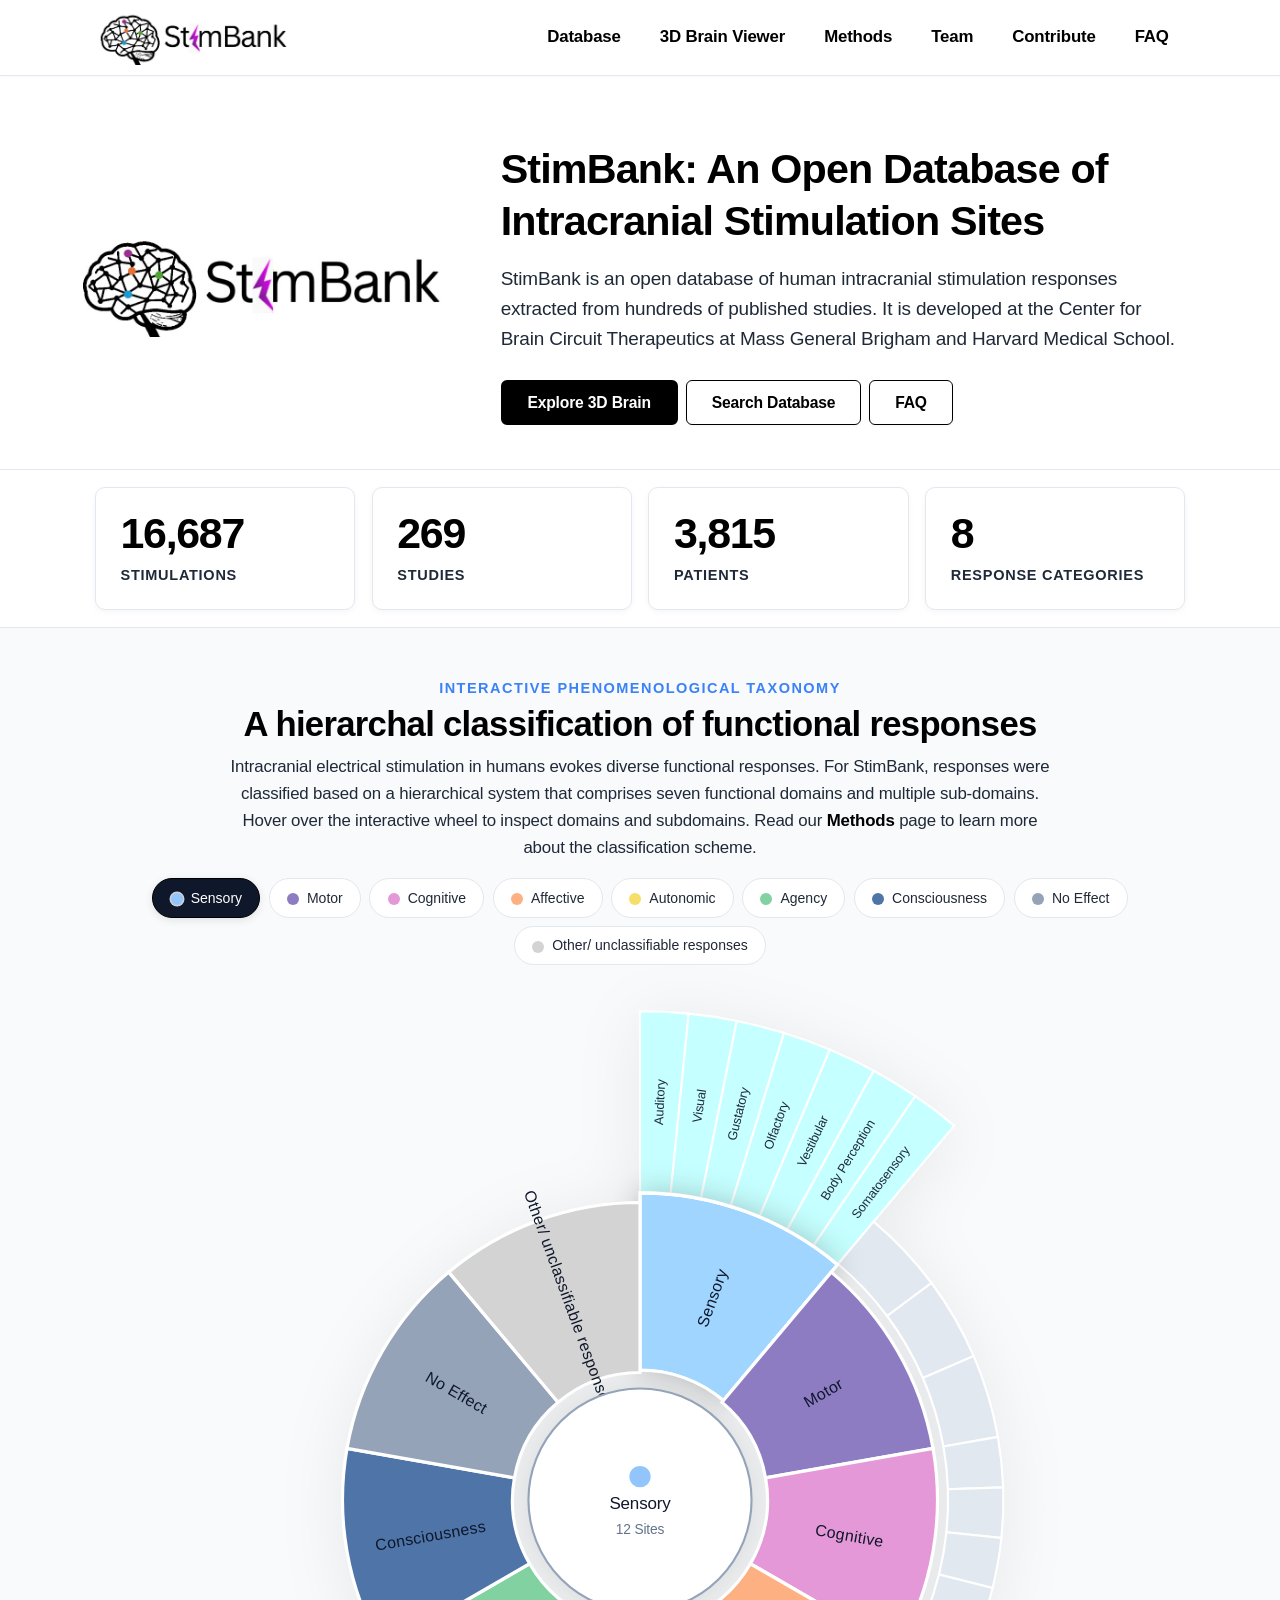
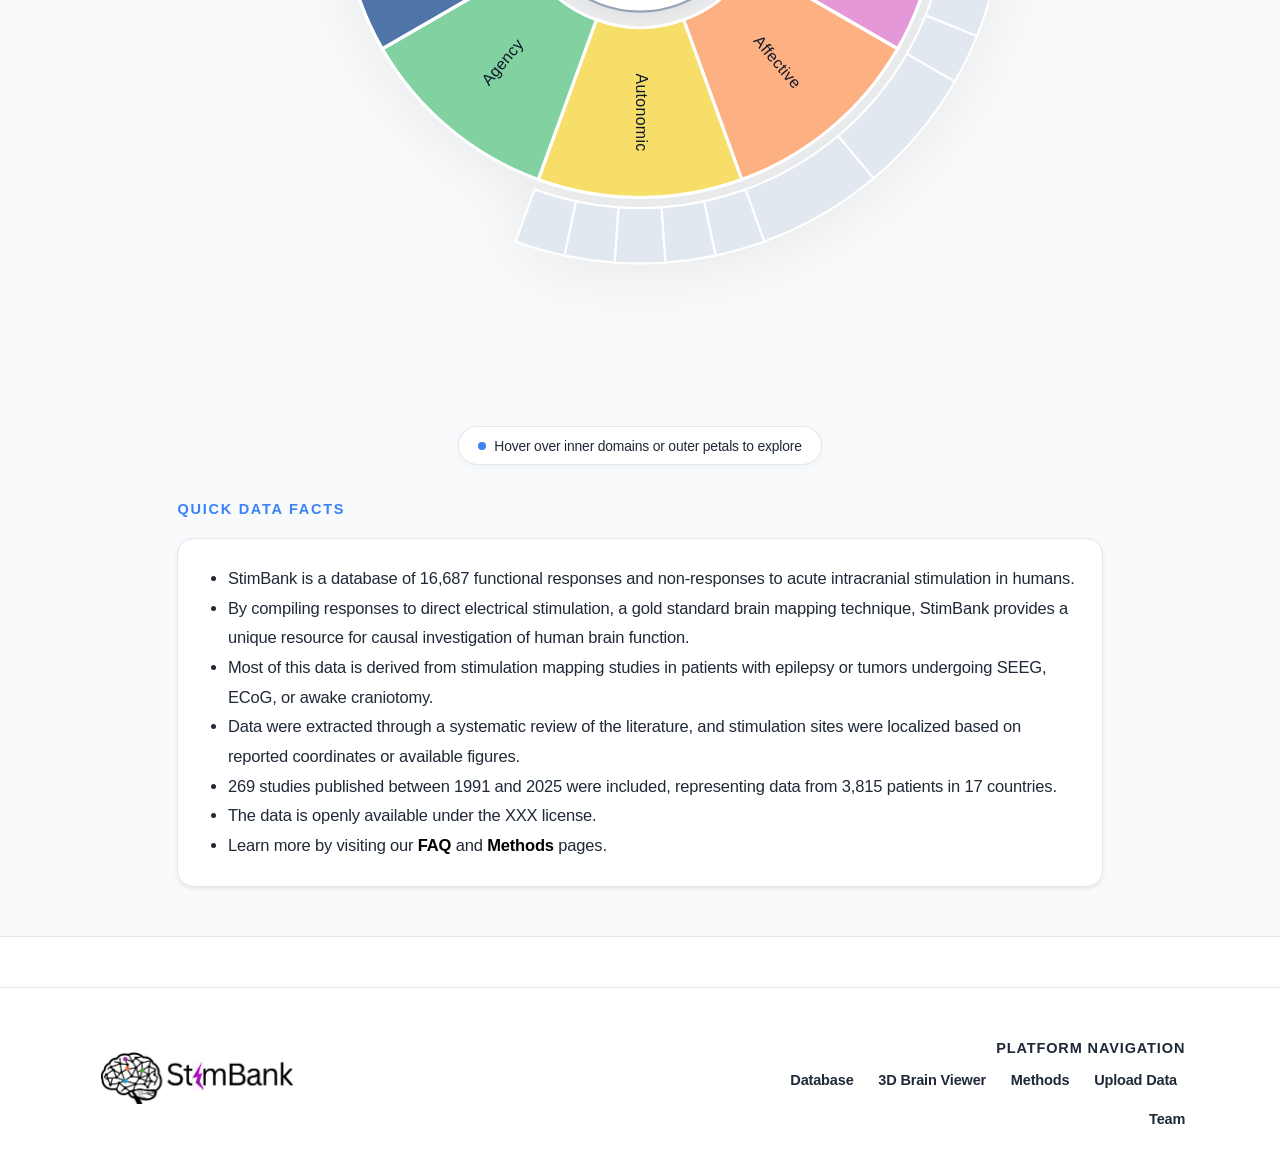
<file: index.html>
<!DOCTYPE html>
<html lang="en">
<head>
  <meta charset="utf-8">
  <meta http-equiv="X-UA-Compatible" content="IE=edge">
  <meta name="viewport" content="width=device-width, initial-scale=1">
  <title>StimBank — Human Brain Stimulation Research Archive</title>
  <meta name="description" content="StimBank is a resource for exploring human brain stimulation and mapping its effects on brain circuits, developed in the MEND Lab at Brigham and Women’s Hospital.">

  <!-- Bootstrap 5 CSS -->
  <link href="https://cdn.jsdelivr.net/npm/bootstrap@5.3.3/dist/css/bootstrap.min.css" rel="stylesheet">
  
  <!-- StimBank Central Design System Stylesheet -->
  <link rel="stylesheet" href="static/css/ebs_custom.css">

  <style>
    /* Minimal, spacious hero styling with compact margins */
    .hero-big-section {
      min-height: 42vh;
      display: flex;
      flex-direction: column;
      align-items: center;
      justify-content: center;
      text-align: center;
      padding: 2rem 1rem 1rem;
      border-bottom: 1px solid var(--border-subtle);
    }

    .hero-logo-img {
      max-height: 320px;
      max-width: min(100%, 620px);
      width: auto;
      object-fit: contain;
      display: block;
      margin: 0 auto 1rem;
      transition: transform 0.2s ease;
    }
    .hero-logo-img:hover {
      transform: scale(1.02);
    }

    @media (min-width: 992px) {
      .hero-row {
        display: flex;
        align-items: center;
        gap: 1.5rem;
      }

      .hero-logo-col {
        flex: 0 0 420px;
        max-width: 420px;
      }

      .hero-copy {
        flex: 1 1 auto;
        min-width: 0;
        padding-left: 0.5rem;
        display: flex;
        flex-direction: column;
        justify-content: center;
        text-align: left;
      }

      .hero-logo-img {
        max-height: 390px;
        max-width: 100%;
        margin: 0 auto;
      }
    }

    .scroll-cue {
      font-size: 0.78rem;
      letter-spacing: 0.08em;
      text-transform: uppercase;
      color: var(--text-muted);
      margin-top: 1.25rem;
      display: inline-flex;
      align-items: center;
      gap: 6px;
      text-decoration: none;
      transition: color 0.15s ease;
    }
    .scroll-cue:hover {
      color: var(--text-primary);
    }

    .spotlight-section {
      scroll-margin-top: 70px;
      position: relative;
      padding: 1.25rem 0 2.5rem;
    }

    /* Big Centerpiece Interactive Radial Wheel Styles */
    .wheel-stage-wrapper {
      position: relative;
      width: 100%;
      display: flex;
      flex-direction: column;
      align-items: center;
      justify-content: center;
      min-height: 820px;
      padding: 0;
      margin: 0 auto;
    }

    .wheel-container {
      position: relative;
      width: 100%;
      max-width: 1020px;
      margin: 0 auto;
      user-select: none;
    }

    .wheel-svg {
      width: 100%;
      height: auto;
      display: block;
      filter: drop-shadow(0 8px 32px rgba(0,0,0,0.07));
    }

    .wheel-arc-domain {
      cursor: pointer;
      transition: all 0.2s ease;
      stroke: #FFFFFF;
      stroke-width: 3px;
    }
    .wheel-arc-domain:hover, .wheel-arc-domain.active {
      filter: brightness(1.08) drop-shadow(0 0 14px rgba(0,0,0,0.22));
      transform-origin: 480px 480px;
      transform: scale(1.018);
    }

    .wheel-arc-sub {
      cursor: pointer;
      transition: all 0.18s ease;
      stroke: #FFFFFF;
      stroke-width: 2px;
    }
    .wheel-arc-sub:hover, .wheel-arc-sub.active {
      filter: brightness(1.1) drop-shadow(0 0 12px rgba(0,0,0,0.22));
      transform-origin: 480px 480px;
      transform: scale(1.022);
    }

    .wheel-center-circle {
      cursor: pointer;
      fill: #FFFFFF;
      stroke: var(--border-strong);
      stroke-width: 2px;
      transition: all 0.2s ease;
      filter: drop-shadow(0 2px 10px rgba(0,0,0,0.06));
    }
    .wheel-center-circle:hover {
      fill: #F8FAFC;
      stroke: #000000;
    }

    .wheel-text-domain {
      font-size: 15px;
      font-weight: 500;
      fill: #0F172A;
      pointer-events: none;
      text-anchor: middle;
      letter-spacing: 0.02em;
    }

    .wheel-text-sub {
      font-size: 12px;
      font-weight: 400;
      fill: #1E293B;
      pointer-events: none;
      text-anchor: middle;
      letter-spacing: -0.01em;
    }

    .cat-btn-pill {
      font-size: 0.85rem;
      font-weight: 500;
      padding: 0.45rem 1.05rem;
      border-radius: 24px;
      border: 1.5px solid var(--border-subtle);
      background-color: var(--surface-card);
      color: var(--text-secondary);
      transition: all 0.15s ease;
      cursor: pointer;
    }
    .cat-btn-pill:hover, .cat-btn-pill.active {
      border-color: #000000;
      background-color: #0F172A;
      color: #FFFFFF;
      box-shadow: 0 2px 8px rgba(0,0,0,0.1);
    }

    /* Floating Compact Side Spotlight Card - Hidden until hover */
    .spotlight-side-card {
      position: absolute;
      top: 10px;
      right: 15px;
      width: 320px;
      max-width: calc(100vw - 30px);
      background-color: rgba(255, 255, 255, 0.96);
      backdrop-filter: blur(14px);
      -webkit-backdrop-filter: blur(14px);
      border: 1.5px solid var(--border-subtle);
      border-radius: 14px;
      padding: 1.15rem 1.25rem;
      box-shadow: 0 16px 36px rgba(0, 0, 0, 0.12);
      opacity: 0;
      visibility: hidden;
      pointer-events: none;
      transform: translateY(8px) scale(0.98);
      transition: opacity 0.22s cubic-bezier(0.16, 1, 0.3, 1),
                  transform 0.22s cubic-bezier(0.16, 1, 0.3, 1),
                  visibility 0.22s;
      z-index: 50;
    }

    .spotlight-side-card.is-visible {
      opacity: 1;
      visibility: visible;
      pointer-events: auto;
      transform: translateY(0) scale(1);
    }

    @media (max-width: 1100px) {
      .spotlight-side-card {
        position: fixed;
        top: auto;
        bottom: 20px;
        right: 20px;
        width: 310px;
        z-index: 1050;
      }
    }

    /* Interactive hint badge */
    .wheel-hint-badge {
      display: inline-flex;
      align-items: center;
      gap: 8px;
      padding: 0.45rem 1.15rem;
      background: #FFFFFF;
      border: 1.5px solid var(--border-subtle);
      border-radius: 30px;
      font-size: 0.84rem;
      font-weight: 500;
      color: var(--text-secondary);
      box-shadow: 0 2px 8px rgba(0,0,0,0.04);
      margin-top: 1rem;
    }
  </style>
</head>
<body>

  <!-- Navigation: Minimal horizontal navigation -->
  <nav class="navbar navbar-expand-md fixed-top navbar-stimbank">
    <div class="container px-4">
      <a class="navbar-brand" href="index.html">
        <img src="static/images/Stimbanklogo2.jpeg" alt="StimBank Logo">
        <span>Stim<b>Bank</b></span>
      </a>

      <button class="navbar-toggler border-0" type="button" data-bs-toggle="collapse" data-bs-target="#navbarMain">
        <span class="navbar-toggler-icon"></span>
      </button>

      <div class="collapse navbar-collapse justify-content-end" id="navbarMain">
        <ul class="navbar-nav align-items-center">
          <li class="nav-item">
            <a class="nav-link" href="explorer.html">Database</a>
          </li>
          <li class="nav-item">
            <a class="nav-link" href="viewer.html">3D Brain Viewer</a>
          </li>
          <li class="nav-item">
            <a class="nav-link" href="methods.html">Methods</a>
          </li>
          <li class="nav-item">
            <a class="nav-link" href="team.html">Team</a>
          </li>
          <li class="nav-item">
            <a class="nav-link" href="contribute.html">Contribute</a>
          </li>
          <li class="nav-item">
            <a class="nav-link" href="faq.html">FAQ</a>
          </li>
        </ul>
      </div>
    </div>
  </nav>

  <!-- Big Logo Hero Section -->
  <section class="hero-big-section">
    <div class="container" style="max-width: 1160px;">
      <div class="row align-items-center g-4 g-lg-5 hero-row">
        <div class="col-lg-5 text-center text-lg-center hero-logo-col">
          <a href="index.html" class="d-inline-block">
            <img src="static/images/Stimbanklogo2.jpeg" alt="StimBank Logo" class="hero-logo-img">
          </a>
        </div>

        <div class="col-lg-7 text-center text-lg-start hero-copy">
          <h1 class="display-6 fw-bold mb-3" style="letter-spacing: -0.02em; line-height: 1.25;">
            StimBank: An Open Database of Intracranial Stimulation Sites
          </h1>

          <p class="lead text-secondary mb-4 mx-auto mx-lg-0" style="max-width: 680px; font-size: 1.05rem; line-height: 1.6;">
            StimBank is an open database of human intracranial stimulation responses extracted from hundreds of published studies. It is developed at the Center for Brain Circuit Therapeutics at Mass General Brigham and Harvard Medical School. 
          </p>

          <div class="d-flex justify-content-center justify-content-lg-start flex-wrap gap-2 mb-2">
            <a href="viewer.html" class="btn-stimbank-primary px-4 py-2">Explore 3D Brain</a>
            <a href="explorer.html" class="btn-stimbank-secondary px-4 py-2">Search Database</a>
            <a href="faq.html" class="btn-stimbank-secondary px-4 py-2">FAQ</a>
          </div>
        </div>
      </div>
    </div>
  </section>

  <!-- Quick Stats Strip -->
  <section class="py-3">
    <div class="container px-4">
      <div class="row g-3 justify-content-center">
        <div class="col-12 col-sm-6 col-xl-3">
          <div class="stat-box h-100">
            <div class="stat-number">16,687</div>
            <div class="stat-label">Stimulations</div>
          </div>
        </div>
        <div class="col-12 col-sm-6 col-xl-3">
          <div class="stat-box h-100">
            <div class="stat-number">269</div>
            <div class="stat-label">Studies</div>
          </div>
        </div>
        <div class="col-12 col-sm-6 col-xl-3">
          <div class="stat-box h-100">
            <div class="stat-number">3,815</div>
            <div class="stat-label">Patients</div>
          </div>
        </div>
        <div class="col-12 col-sm-6 col-xl-3">
          <div class="stat-box h-100">
            <div class="stat-number">8</div>
            <div class="stat-label">Response Categories</div>
          </div>
        </div>
      </div>
    </div>
  </section>

  <!-- Interactive 8 Categories of Phenomena Section -->
  <section class="py-5 spotlight-section" id="phenomena">
    <div class="container-fluid px-lg-5 px-3" style="max-width: 1720px;">
      
      <!-- Section Header -->
      <div class="text-center mb-4">
        <div class="text-uppercase small mb-1" style="letter-spacing: 0.1em; color: #3B82F6; font-weight: 600; font-size: 0.82rem;">
          Interactive Phenomenological Taxonomy
        </div>
        <h2 class="fw-bold mb-2 display-6" style="font-size: 2.1rem;">A hierarchal classification of functional responses</h2>
        <p class="text-secondary mx-auto mb-3" style="max-width: 820px; font-size: 1.02rem;">
          Intracranial electrical stimulation in humans evokes diverse functional responses. For StimBank, responses were classified based on a hierarchical system that comprises seven functional domains and multiple sub-domains. Hover over the interactive wheel to inspect domains and subdomains. Read our <a href="methods.html">Methods</a> page to learn more about the classification scheme.
        </p>

        <!-- Quick Selector Category Pills -->
        <div class="d-flex flex-wrap gap-2 justify-content-center mt-3" id="wheelPillsContainer">
          <!-- Rendered dynamically via JS from taxonomy -->
        </div>
      </div>

      <!-- Main Stage: Centerpiece Large Wheel & Floating Spotlight Card -->
      <div class="wheel-stage-wrapper">
        
        <!-- Large Centerpiece Interactive Wheel -->
        <div class="d-flex flex-column align-items-center w-100">
          <div class="wheel-container" id="wheelContainer">
            <svg viewBox="0 0 960 960" class="wheel-svg" id="phenomenaWheelSvg">
              <!-- SVG dynamically drawn by JavaScript -->
            </svg>
          </div>
          <div class="wheel-hint-badge text-center" id="wheelHint">
            <span style="display:inline-block; width:8px; height:8px; border-radius:50%; background-color:#3B82F6;"></span>
            <span>Hover over inner domains or outer petals to explore</span>
          </div>
        </div>

        <!-- Floating Compact Spotlight Information Card (Appears on Hover) -->
        <div class="spotlight-side-card" id="categorySpotlight" role="region" aria-label="Category Spotlight">
          
          <!-- Header Badges -->
          <div class="d-flex flex-wrap justify-content-between align-items-center gap-2 mb-2">
            <div class="d-flex align-items-center gap-1">
              <span class="cat-badge" id="spotlightBadge" style="background-color: #93C5FD; color: #1E3A8A; font-size: 0.78rem; padding: 2px 8px;">
                <span class="category-dot" id="spotlightDot" style="background-color: #3B82F6; width: 6px; height: 6px;"></span>
                <span id="spotlightCategoryName" style="font-weight: 600;">Sensory</span>
              </span>
              <span class="badge bg-dark text-white" id="spotlightSubBadge" style="font-size: 0.72rem; padding: 3px 6px;">All Sub-Domains</span>
            </div>
            <span class="text-secondary small fw-medium" id="spotlightCount" style="font-size: 0.78rem;">30 sites</span>
          </div>

          <!-- Main Titles & Description -->
          <h4 class="mb-1" id="spotlightTitle" style="font-size: 1.15rem; font-weight: 600; color: #0F172A;">Sensory Responses</h4>
          <p class="text-secondary mb-2" id="spotlightDescription" style="line-height: 1.45; font-size: 0.84rem;">
            Responses include auditory, visual, gustatory, olfactory, vestibular, body perception, and somatosensory
          </p>

          <!-- Key Anatomical Hubs -->
          <div class="mb-2">
            <span class="text-uppercase text-secondary small d-block mb-1 fw-semibold" style="font-size: 0.68rem; letter-spacing: 0.05em;">Key Anatomical Hubs</span>
            <div class="d-flex flex-wrap gap-1" id="spotlightRegions" style="font-size: 0.75rem;"></div>
          </div>

          <!-- Sub-domains List -->
          <div class="mb-2">
            <span class="text-uppercase text-secondary small d-block mb-1 fw-semibold" style="font-size: 0.68rem; letter-spacing: 0.05em;">Sub-Domains in this Category</span>
            <div class="d-flex flex-wrap gap-1" id="spotlightEffects" style="font-size: 0.75rem;"></div>
          </div>

          <!-- Footer Meta & Actions -->
          <div class="pt-2 border-top mt-2" style="border-color: var(--border-subtle) !important;">
            <div class="d-flex gap-2">
              <a href="viewer.html?category=Sensory" class="btn-stimbank-primary btn-stimbank-sm flex-fill text-center py-1" id="spotlightViewerBtn" style="font-size: 0.8rem;">
                3D Brain
              </a>
              <a href="explorer.html?category=Sensory" class="btn-stimbank-secondary btn-stimbank-sm flex-fill text-center py-1" id="spotlightTableBtn" style="font-size: 0.8rem;">
                Search Table
              </a>
            </div>
          </div>

        </div>

      </div>

      <div class="container mt-4 pt-2">
        <div class="row justify-content-center">
          <div class="col-lg-10">
            <div class="mb-3">
              <div class="text-uppercase small fw-bold" style="letter-spacing: 0.12em; color: #3B82F6; font-size: 0.76rem;">
                Quick Data Facts
              </div>
            </div>
            <div class="border rounded-4 p-4 bg-white shadow-sm" style="border-color: var(--border-subtle) !important;">
              <ul class="mb-0 ps-4 text-secondary" style="line-height: 1.8; font-size: 1rem;">
                <li>StimBank is a database of 16,687 functional responses and non-responses to acute intracranial stimulation in humans.</li>
                <li>By compiling responses to direct electrical stimulation, a gold standard brain mapping technique, StimBank provides a unique resource for causal investigation of human brain function.</li>
                <li>Most of this data is derived from stimulation mapping studies in patients with epilepsy or tumors undergoing SEEG, ECoG, or awake craniotomy.</li>
                <li>Data were extracted through a systematic review of the literature, and stimulation sites were localized based on reported coordinates or available figures.</li>
                <li>269 studies published between 1991 and 2025 were included, representing data from 3,815 patients in 17 countries.</li>
                <li>The data is openly available under the XXX license.</li>
                <li>Learn more by visiting our <a href="faq.html">FAQ</a> and <a href="methods.html">Methods</a> pages.</li>
              </ul>
            </div>
          </div>
        </div>
      </div>

    </div>
  </section>

  <!-- Footer -->
  <footer class="stimbank-footer mt-5">
    <div class="container px-4">
      <div class="row gy-4 align-items-center">
        <div class="col-md-7">
          <div class="d-flex align-items-center gap-2 mb-3">
            <img src="static/images/Stimbanklogo2.jpeg" alt="StimBank" style="height: 56px; width: auto; object-fit: contain;">
          </div>
        </div>
        <div class="col-md-5 text-md-end">
          <div class="text-uppercase small fw-bold text-secondary mb-2" style="font-size: 0.72rem; letter-spacing: 0.06em;">Platform Navigation</div>
          <ul class="list-inline small mb-0 d-flex flex-wrap justify-content-md-end gap-3">
            <li class="list-inline-item"><a href="explorer.html">Database</a></li>
            <li class="list-inline-item"><a href="viewer.html">3D Brain Viewer</a></li>
            <li class="list-inline-item"><a href="methods.html">Methods</a></li>
            <li class="list-inline-item"><a href="importer.html">Upload Data</a></li>
            <li class="list-inline-item"><a href="team.html">Team</a></li>
          </ul>
        </div>
      </div>
    </div>
  </footer>

  <!-- Load Dataset with cache buster -->
  <script src="data/ebs_dataset.js?v=2.4"></script>

  <!-- Interactive Wheel & Spotlight Logic -->
  <script>
    document.addEventListener('DOMContentLoaded', () => {
      const data = window.EBS_DATASET;
      const sites = data ? data.sites : [];

      // Fallback taxonomy synced with generate_dataset.py
      const defaultTaxonomy = {
        "Sensory": {
          color: "#93C5FD",
          desc: "Responses include auditory, visual, gustatory, olfactory, vestibular, body perception, and somatosensory",
          regions: ["Postcentral Gyrus (S1)", "Parietal Operculum (S2)", "Calcarine Sulcus (V1)", "Fusiform Face Area (FFA)", "Heschl's Gyrus (A1)", "Posterior Insula", "Temporoparietal Junction (TPJ)"],
          subdomains: [
            { name: "Auditory", desc: "Evoked simple perceptions (ringing, water running, mumbling, buzzing, whistle), complex perceptions (voices, music), or auditory illusions (pitch change, sounds louder, ear obstruction, sound distortion).", hubs: ["Heschl's Gyrus (A1)", "Superior Temporal Gyrus", "Planum Temporale"] },
            { name: "Visual", desc: "Evoked simple perceptions (phosphenes, flashes, shadows, shapes, moving dots), complex perceptions (faces, characters, scenes, cartoons), or visual illusions (halo, metamorphopsia, micropsia/macropsia, visual motion).", hubs: ["Calcarine Sulcus (V1)", "Lingual Gyrus (V2)", "Fusiform Face Area (FFA)", "Middle Temporal (MT/V5)"] },
            { name: "Gustatory & Olfactory", desc: "Identifiable or non-identifiable gustatory (taste) and olfactory (smell) responses, further classified by pleasant or unpleasant hedonic valence.", hubs: ["Anterior Insular Operculum", "Piriform Cortex / Uncus", "Mesial Temporal Operculum"] },
            { name: "Vestibular", desc: "Simple sensations of dizziness or vertigo, as well as complex whole-body displacement, graviceptive experiences (falling, floating, levitation), or rotation.", hubs: ["Parieto-Insular Vestibular Cortex (PIVC)", "Posterior Insular Operculum", "Superior Temporal Sulcus"] },
            { name: "Body Perception", desc: "Disturbances of body schema or image, such as out-of-body experiences, alien limb sensations, limb loss sensations, limb appearing to move, autoscopic and heautoscopic phenomena.", hubs: ["Right Temporoparietal Junction (TPJ)", "Right Angular Gyrus", "Inferior Parietal Lobule"] },
            { name: "Somatosensory", desc: "Somatosensory responses mapped by body part (upper limb, lower limb, head/neck/trunk) and classified as painful or non-painful.", hubs: ["Postcentral Gyrus (S1)", "Parietal Operculum (S2)", "Paracentral Lobule", "Dorsal Posterior Insula"] }
          ]
        },
        "Motor": {
          color: "#8E7CC3",
          desc: "Primary, supplementary, and subcortical motor circuits controlling voluntary muscle contractions, eye movements, tremor regulation, and motor inhibition.",
          regions: ["Precentral Gyrus (Hand Knob)", "Supplementary Motor Area (SMA)", "Frontal Eye Field (FEF)", "Subthalamic Nucleus (STN)", "VIM Thalamus"],
          subdomains: [
            { name: "Positive", desc: "Positive motor responses defined as any evoked movement (twitching, jerk, tonic/clonic contractions).", hubs: ["Precentral Gyrus (M1 Hand Knob)", "Paracentral Lobule", "SMA"] },
            { name: "Negative", desc: "Negative responses defined as arrest, disturbance, or slowing of movements.", hubs: ["Frontal Eye Field (FEF)", "Superior Frontal Sulcus"] },
            { name: "Automatisms", desc: "Automatisms such as laughter without merriment, grasping, rubbing, yawning, chewing/mastication.", hubs: ["Frontal Eye Field (FEF)", "Superior Frontal Sulcus"] }
          ]
        },
        "Cognitive": {
          color: "#E598D8",
          desc: "Higher-order associative networks including language processing, speech arrest, naming anomia, experiential memory retrieval, and Theory of Mind.",
          regions: ["Middle Frontal Gyrus", "Pars Opercularis (Broca)", "Posterior STG (Wernicke)", "Entorhinal Cortex", "Hippocampus", "DLPFC", "Temporoparietal Junction (TPJ)"],
          subdomains: [
            { name: "Language disturbances", desc: "Disruptions in language production, comprehension or written language.", hubs: ["Pars Opercularis (Broca's Area)", "Ventral Premotor Cortex", "SMA"] },
            { name: "Derealization / Depersonalization", desc: "Feelings of derealization or depersonalization, such as feeling detached from the world or inside a dream.", hubs: ["Posterior STG (Wernicke)", "Pars Triangularis", "VWFA", "pMTG"] },
            { name: "Reminiscence/Déjà rêvé", desc: "Evoked visual, auditory, or multimodal complex perceptions accompanied by a subjective feeling of remembering.", hubs: ["Hippocampus (CA1 / Subiculum)", "Entorhinal Cortex", "Lateral Temporal Sulcus"] },
            { name: "Déjà vu/Déjà vécu/Jamais vu", desc: "Erroneous feelings of familiarity (déjà vu/déjà vécu) or unfamiliarity (jamais vu) for the current situation.", hubs: ["Temporoparietal Junction (TPJ)", "Dorsomedial Prefrontal Cortex (dmPFC)"] },
            { name: "Focal Cognitive Changes", desc: "Focal cognitive changes, such as dyscalculia, working memory deficits, music or face recognition deficits.", hubs: ["Dorsolateral Prefrontal Cortex (DLPFC)", "Anterior Cingulate"] }
          ]
        },
        "Affective": {
          color: "#FDB082",
          desc: "Evoked emotional experiences or changes in emotional state.",
          regions: ["Basolateral Amygdala", "Anterior Cingulate (ACC)", "Anterior Midcingulate (aMCC)", "Subgenual Area 25", "Nucleus Accumbens"],
          subdomains: [
            { name: "Positive valence responses", desc: "Positive changes in affect, including happiness, wellbeing, ecstatic bliss, or mirth.", hubs: ["Basolateral Amygdala", "Anterior Insula"] },
            { name: "Negative valence responses", desc: "Negative changes in affect, including anger, anxiety, fear, or sadness.", hubs: ["Anterior Cingulate Cortex (ACC)", "Pre-SMA Affective Interface"] }
          ]
        },
        "Autonomic": {
          color: "#F6DE68",
          desc: "Central autonomic network regulating visceral interoception, cardiac rhythm, vasomotor tone, and neurovegetative reflexes.",
          regions: ["Anterior Insular Cortex", "Periaqueductal Gray (PAG)", "Hypothalamus", "Medial Prefrontal Cortex"],
          subdomains: [
            { name: "Cardiovascular responses", desc: "Change in heart rate (tachycardia/bradycardia) or changes in blood pressure.", hubs: ["Anterior-Inferior Insula", "Mesial Temporal Operculum"] },
            { name: "Temperature responses", desc: "General sensations of cold or warmth (heat wave, flushing, sweating).", hubs: ["Posterior Insular Cortex", "Subgenual Anterior Cingulate"] },
            { name: "Visceral responses", desc: "Sudden facial flushing, extreme heat sensations, or localized vasoconstriction.", hubs: ["Hypothalamus", "Anterior Insular Operculum"] },
            { name: "Pupillary responses", desc: "Pupillary responses, piloerection, and spinal shivering.", hubs: ["Periaqueductal Gray (PAG)", "Anterior Midcingulate Cortex"] },
            { name: "Respiratory responses", desc: "Responses such as hypoventilation/apnea, hyperventilation/shortness of breath, or hypoxemia.", hubs: ["Hypothalamic Nuclei", "Opercular Visceral Area"] }
          ]
        },
        "Agency": {
          color: "#82D1A1",
          desc: "Changes in the sense of agency, characterized by feeling that thoughts or actions are not self-generated or under one’s control, experiencing an urge to act, forced thinking, or sensing resistance to a planned action.",
          regions: ["Right Angular Gyrus", "Temporoparietal Junction (TPJ)", "Inferior Parietal Lobule (IPL)", "Premotor Cortex", "Pre-SMA"],
          subdomains: []
        },
        "Consciousness": {
          color: "#4F75A8",
          desc: "Responses classified as altered consciousness/awareness included loss of consciousness or impaired awareness, unconscious movements (i.e., movements occurring without awareness), or the erroneous impression of having spoken out loud.",
          regions: ["Claustrum / External Capsule", "Intralaminar Thalamic Nuclei", "Precuneus", "Posterior Cingulate Cortex", "Default Mode Network"],
          subdomains: []
        },
        "No Effect": {
          color: "#94A3B8",
          desc: "Stimulations explicitly reported as not evoking any functional response; absence of a specific response type without indication of whether other responses occurred was insufficient. This category was deliberately conservative to provide true non-response controls.",
          regions: ["Silent Cortical Boundaries", "Non-Eloquent Association Cortex", "Subthreshold White Matter Tracts"],
          subdomains: []
        }
      };

      const taxonomyData = (data && data.taxonomy && Object.keys(data.taxonomy).length > 0) 
        ? data.taxonomy 
        : defaultTaxonomy;

      const orderedCategories = Object.keys(taxonomyData);
      let activeCategory = orderedCategories[0] || "Sensory";
      let activeSubDomain = null;
      let closeTimeout = null;

      const spotlightCard = document.getElementById('categorySpotlight');

      function openSpotlight() {
        if (closeTimeout) {
          clearTimeout(closeTimeout);
          closeTimeout = null;
        }
        spotlightCard.classList.add('is-visible');
      }

      function scheduleCloseSpotlight() {
        if (closeTimeout) clearTimeout(closeTimeout);
        closeTimeout = setTimeout(() => {
          spotlightCard.classList.remove('is-visible');
        }, 350); // Smooth buffer so user can move mouse into box
      }

      // Keep open when mouse enters spotlight card itself
      spotlightCard.addEventListener('mouseenter', () => {
        if (closeTimeout) {
          clearTimeout(closeTimeout);
          closeTimeout = null;
        }
      });
      spotlightCard.addEventListener('mouseleave', () => {
        scheduleCloseSpotlight();
      });

      // Quick Pill Buttons
      const pillsContainer = document.getElementById('wheelPillsContainer');
      pillsContainer.innerHTML = '';
      orderedCategories.forEach(cat => {
        const meta = taxonomyData[cat];
        const btn = document.createElement('button');
        btn.type = 'button';
        btn.className = `cat-btn-pill ${cat === activeCategory ? 'active' : ''}`;
        btn.setAttribute('data-cat', cat);
        btn.innerHTML = `<span class="category-dot" style="background-color: ${meta.color};"></span>${cat}`;
        
        btn.addEventListener('mouseenter', () => {
          selectCategory(cat, true);
        });
        btn.addEventListener('mouseleave', () => {
          scheduleCloseSpotlight();
        });
        btn.addEventListener('click', () => {
          selectCategory(cat, true);
        });
        pillsContainer.appendChild(btn);
      });

      // SVG Radial Wheel Geometry Helper
      function polarToCartesian(centerX, centerY, radius, angleInRadians) {
        return {
          x: centerX + (radius * Math.cos(angleInRadians)),
          y: centerY + (radius * Math.sin(angleInRadians))
        };
      }

      function describeArc(x, y, innerRadius, outerRadius, startAngle, endAngle) {
        const startOuter = polarToCartesian(x, y, outerRadius, endAngle);
        const endOuter = polarToCartesian(x, y, outerRadius, startAngle);
        const startInner = polarToCartesian(x, y, innerRadius, endAngle);
        const endInner = polarToCartesian(x, y, innerRadius, startAngle);

        const arcSweep = endAngle - startAngle <= Math.PI ? "0" : "1";

        return [
          "M", startOuter.x, startOuter.y,
          "A", outerRadius, outerRadius, 0, arcSweep, 0, endOuter.x, endOuter.y,
          "L", endInner.x, endInner.y,
          "A", innerRadius, innerRadius, 0, arcSweep, 1, startInner.x, startInner.y,
          "Z"
        ].join(" ");
      }

      // Draw Centerpiece Interactive Wheel (960x960)
      function drawWheel() {
        const svg = document.getElementById('phenomenaWheelSvg');
        svg.innerHTML = '';

        const cx = 480, cy = 480;
        const rCenter = 105;
        const rInner1 = 120, rInner2 = 280;
        const rOuter1 = 290, rOuter2 = 460;

        const numCats = orderedCategories.length;
        const catAngleSpan = (2 * Math.PI) / numCats;
        const angleOffset = -Math.PI / 2; // start from top (12 o'clock)

        // 1. Draw Outer Sub-domain Slices
        orderedCategories.forEach((cat, idx) => {
          const startAngle = angleOffset + idx * catAngleSpan;
          const meta = taxonomyData[cat];
          const subdomains = meta.subdomains || [];
          const numSubs = subdomains.length || 1;
          const subAngleSpan = catAngleSpan / numSubs;
          const isActiveCat = (cat === activeCategory);

          subdomains.forEach((sub, sIdx) => {
            const subStart = startAngle + sIdx * subAngleSpan;
            const subEnd = subStart + subAngleSpan;

            const isCurrentSub = activeSubDomain && activeSubDomain.name === sub.name;
            const outerR = isActiveCat ? (isCurrentSub ? rOuter2 + 10 : rOuter2) : rOuter1 + 52;
            const pathD = describeArc(cx, cy, rOuter1, outerR, subStart, subEnd);

            const path = document.createElementNS("http://www.w3.org/2000/svg", "path");
            path.setAttribute("d", pathD);
            path.setAttribute("fill", isActiveCat ? (isCurrentSub ? meta.color : adjustColor(meta.color, 0.35)) : "#E2E8F0");
            path.setAttribute("class", `wheel-arc-sub ${isCurrentSub ? 'active' : ''}`);
            path.setAttribute("data-cat", cat);
            path.setAttribute("data-sub-idx", sIdx);

            // Sub-domain label
            if (isActiveCat) {
              const midAngle = subStart + subAngleSpan / 2;
              const textPos = polarToCartesian(cx, cy, (rOuter1 + outerR) / 2, midAngle);
              const text = document.createElementNS("http://www.w3.org/2000/svg", "text");
              text.setAttribute("x", textPos.x);
              text.setAttribute("y", textPos.y + 4);
              text.setAttribute("class", "wheel-text-sub");
              text.setAttribute("fill", "#0F172A");
              
              let shortName = sub.name;
              if (shortName.length > 25) shortName = shortName.substring(0, 23) + '…';
              text.textContent = shortName;

              let deg = (midAngle * 180 / Math.PI);
              if (deg > 90 && deg < 270) deg += 180;
              text.setAttribute("transform", `rotate(${deg}, ${textPos.x}, ${textPos.y})`);

              svg.appendChild(path);
              svg.appendChild(text);
            } else {
              svg.appendChild(path);
            }

            // Hover / Click on Sub-domain slice: Opens spotlight box
            path.addEventListener('mouseenter', () => {
              activeCategory = cat;
              activeSubDomain = sub;
              updateSpotlightUI();
              drawWheel();
              openSpotlight();
            });
            path.addEventListener('mouseleave', () => {
              scheduleCloseSpotlight();
            });
            path.addEventListener('click', () => {
              activeCategory = cat;
              activeSubDomain = sub;
              updateSpotlightUI();
              drawWheel();
              openSpotlight();
            });
          });
        });

        // 2. Draw Inner 8 Core Domain Arcs
        orderedCategories.forEach((cat, idx) => {
          const startAngle = angleOffset + idx * catAngleSpan;
          const endAngle = startAngle + catAngleSpan;
          const meta = taxonomyData[cat];
          const isSelected = (cat === activeCategory);

          const innerR = rInner1;
          const outerR = isSelected ? rInner2 + 4 : rInner2;
          const pathD = describeArc(cx, cy, innerR, outerR, startAngle, endAngle);

          const path = document.createElementNS("http://www.w3.org/2000/svg", "path");
          path.setAttribute("d", pathD);
          path.setAttribute("fill", meta.color);
          path.setAttribute("class", `wheel-arc-domain ${isSelected ? 'active' : ''}`);
          path.setAttribute("data-cat", cat);

          // Domain Label
          const midAngle = startAngle + catAngleSpan / 2;
          const textPos = polarToCartesian(cx, cy, (innerR + outerR) / 2, midAngle);
          const text = document.createElementNS("http://www.w3.org/2000/svg", "text");
          text.setAttribute("x", textPos.x);
          text.setAttribute("y", textPos.y + 4);
          text.setAttribute("class", "wheel-text-domain");
          text.textContent = cat;

          let deg = (midAngle * 180 / Math.PI);
          if (deg > 90 && deg < 270) deg += 180;
          text.setAttribute("transform", `rotate(${deg}, ${textPos.x}, ${textPos.y})`);

          svg.appendChild(path);
          svg.appendChild(text);

          // Click / Hover Category Arc: Opens spotlight box
          path.addEventListener('mouseenter', () => {
            selectCategory(cat, true);
          });
          path.addEventListener('mouseleave', () => {
            scheduleCloseSpotlight();
          });
          path.addEventListener('click', () => {
            selectCategory(cat, true);
          });
        });

        // 3. Draw Center Circle Core
        const centerCircle = document.createElementNS("http://www.w3.org/2000/svg", "circle");
        centerCircle.setAttribute("cx", cx);
        centerCircle.setAttribute("cy", cy);
        centerCircle.setAttribute("r", rCenter);
        centerCircle.setAttribute("class", "wheel-center-circle");
        
        centerCircle.addEventListener('mouseenter', () => {
          openSpotlight();
        });
        centerCircle.addEventListener('mouseleave', () => {
          scheduleCloseSpotlight();
        });
        svg.appendChild(centerCircle);

        // Center Title & Icon
        const activeMeta = taxonomyData[activeCategory] || { color: "#3B82F6" };
        const centerIcon = document.createElementNS("http://www.w3.org/2000/svg", "circle");
        centerIcon.setAttribute("cx", cx);
        centerIcon.setAttribute("cy", cy - 22);
        centerIcon.setAttribute("r", 10);
        centerIcon.setAttribute("fill", activeMeta.color);
        centerIcon.style.pointerEvents = "none";
        svg.appendChild(centerIcon);

        const centerText1 = document.createElementNS("http://www.w3.org/2000/svg", "text");
        centerText1.setAttribute("x", cx);
        centerText1.setAttribute("y", cy + 8);
        centerText1.setAttribute("text-anchor", "middle");
        centerText1.setAttribute("font-size", "16px");
        centerText1.setAttribute("font-weight", "500");
        centerText1.setAttribute("fill", "#0F172A");
        centerText1.style.pointerEvents = "none";
        centerText1.textContent = activeCategory;
        svg.appendChild(centerText1);

        const catSitesCount = sites.filter(s => s.category === activeCategory).length;
        const centerText2 = document.createElementNS("http://www.w3.org/2000/svg", "text");
        centerText2.setAttribute("x", cx);
        centerText2.setAttribute("y", cy + 32);
        centerText2.setAttribute("text-anchor", "middle");
        centerText2.setAttribute("font-size", "13px");
        centerText2.setAttribute("font-weight", "400");
        centerText2.setAttribute("fill", "#64748B");
        centerText2.style.pointerEvents = "none";
        centerText2.textContent = `${catSitesCount} Sites`;
        svg.appendChild(centerText2);
      }

      function selectCategory(cat, shouldOpen = false) {
        activeCategory = cat;
        activeSubDomain = null; // show general domain first
        updateSpotlightUI();
        drawWheel();

        // Update pills active state
        document.querySelectorAll('.cat-btn-pill').forEach(btn => {
          btn.classList.toggle('active', btn.getAttribute('data-cat') === cat);
        });

        if (shouldOpen) {
          openSpotlight();
        }
      }

      function updateSpotlightUI() {
        const meta = taxonomyData[activeCategory] || {};
        const catSites = sites.filter(s => s.category === activeCategory);

        document.getElementById('spotlightDot').style.backgroundColor = meta.color || '#3B82F6';
        document.getElementById('spotlightCategoryName').innerText = activeCategory;
        document.getElementById('spotlightCount').innerText = `${catSites.length} stimulation sites`;

        if (activeSubDomain) {
          document.getElementById('spotlightSubBadge').innerText = activeSubDomain.name;
          document.getElementById('spotlightSubBadge').style.backgroundColor = meta.color || '#0F172A';
          document.getElementById('spotlightSubBadge').style.color = '#0F172A';
          document.getElementById('spotlightTitle').innerText = `${activeSubDomain.name} (Sub-Domain)`;
          document.getElementById('spotlightDescription').innerText = activeSubDomain.desc;

          // Anatomical Hubs for this specific sub-domain
          const regContainer = document.getElementById('spotlightRegions');
          regContainer.innerHTML = '';
          (activeSubDomain.hubs || []).forEach(h => {
            const chip = document.createElement('span');
            chip.className = 'cat-badge me-1 mb-1';
            chip.style.backgroundColor = '#F8FAFC';
            chip.style.borderColor = '#CBD5E1';
            chip.style.color = '#0F172A';
            chip.innerHTML = `<span class="category-dot" style="background-color: #94A3B8;"></span><span>${h}</span>`;
            regContainer.appendChild(chip);
          });
        } else {
          const hasSubdomains = (meta.subdomains && meta.subdomains.length > 0);
          document.getElementById('spotlightSubBadge').innerText = hasSubdomains ? 'All Sub-Domains' : 'Core Domain';
          document.getElementById('spotlightSubBadge').style.backgroundColor = '#0F172A';
          document.getElementById('spotlightSubBadge').style.color = '#FFFFFF';
          document.getElementById('spotlightTitle').innerText = `${activeCategory} Responses`;
          document.getElementById('spotlightDescription').innerText = meta.desc || '';

          // General Category Hubs
          const regContainer = document.getElementById('spotlightRegions');
          regContainer.innerHTML = '';
          (meta.regions || []).forEach(r => {
            const chip = document.createElement('span');
            chip.className = 'cat-badge me-1 mb-1';
            chip.style.backgroundColor = '#F8FAFC';
            chip.style.borderColor = '#CBD5E1';
            chip.style.color = '#0F172A';
            chip.innerHTML = `<span class="category-dot" style="background-color: #94A3B8;"></span><span>${r}</span>`;
            regContainer.appendChild(chip);
          });
        }

        // Sub-domain chips list
        const effectsContainer = document.getElementById('spotlightEffects');
        effectsContainer.innerHTML = '';
        const subsList = meta.subdomains || [];
        if (subsList.length > 0) {
          subsList.forEach(sub => {
            const chip = document.createElement('button');
            chip.type = 'button';
            chip.className = 'cat-badge me-1 mb-1 border-0';
            const isCurr = activeSubDomain && activeSubDomain.name === sub.name;
            chip.style.backgroundColor = isCurr ? meta.color : '#F1F5F9';
            chip.style.color = '#0F172A';
            chip.style.border = isCurr ? `1.5px solid #0F172A` : '1px solid #CBD5E1';
            chip.style.cursor = 'pointer';
            chip.innerHTML = `<span class="category-dot" style="background-color: ${meta.color};"></span><span>${sub.name}</span>`;
            chip.addEventListener('mouseenter', () => {
              openSpotlight();
            });
            chip.addEventListener('click', (e) => {
              e.stopPropagation();
              activeSubDomain = sub;
              updateSpotlightUI();
              drawWheel();
              openSpotlight();
            });
            effectsContainer.appendChild(chip);
          });
        } else {
          effectsContainer.innerHTML = '<span class="text-secondary small fst-italic" style="font-size: 0.78rem;">No sub-domains in this category</span>';
        }

        // Action links
        document.getElementById('spotlightViewerBtn').href = `viewer.html?category=${encodeURIComponent(activeCategory)}`;
        document.getElementById('spotlightTableBtn').href = `explorer.html?category=${encodeURIComponent(activeCategory)}`;
      }

      // Color lightness adjuster helper
      function adjustColor(hex, lum) {
        hex = String(hex).replace(/[^0-9a-f]/gi, '');
        if (hex.length < 6) {
          hex = hex[0]+hex[0]+hex[1]+hex[1]+hex[2]+hex[2];
        }
        lum = lum || 0;
        let rgb = "#", c, i;
        for (i = 0; i < 3; i++) {
          c = parseInt(hex.substr(i*2, 2), 16);
          c = Math.round(Math.min(Math.max(0, c + (c * lum)), 255)).toString(16);
          rgb += ("00"+c).substr(c.length);
        }
        return rgb;
      }

      // Initial Setup: Render wheel with spotlight initially hidden until hover
      selectCategory(activeCategory, false);
    });
  </script>

  <!-- Bootstrap 5 JS -->
  <script src="https://cdn.jsdelivr.net/npm/bootstrap@5.3.3/dist/js/bootstrap.bundle.min.js"></script>
</body>
</html>
</file>
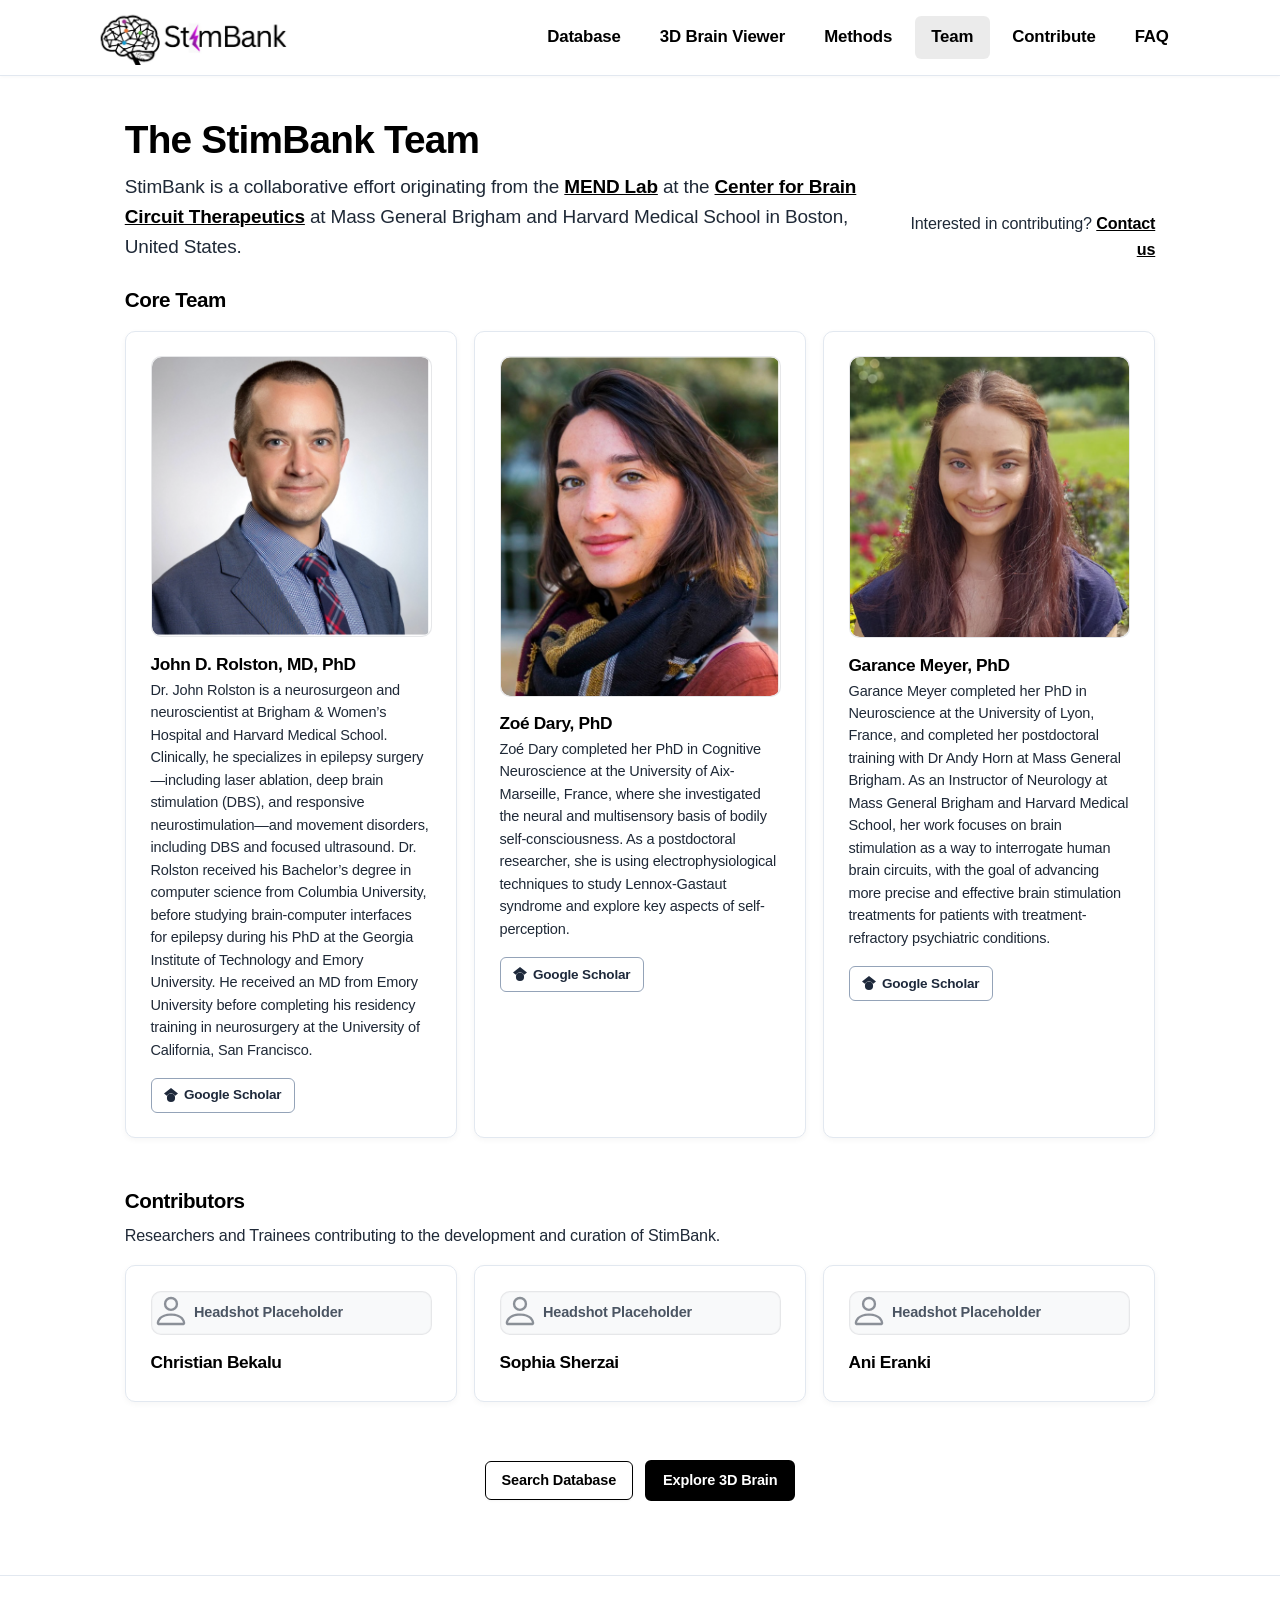
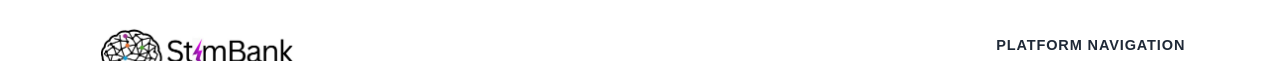
<file: about.html>
<!DOCTYPE html>
<html lang="en">
<head>
  <meta charset="UTF-8">
  <meta http-equiv="refresh" content="0; url=team.html">
  <meta name="viewport" content="width=device-width, initial-scale=1.0">
  <title>StimBank - Redirecting to Team &amp; Open Science...</title>
  <link href="https://cdn.jsdelivr.net/npm/bootstrap@5.3.3/dist/css/bootstrap.min.css" rel="stylesheet">
  <link rel="stylesheet" href="static/css/ebs_custom.css">
</head>
<body class="d-flex align-items-center justify-content-center text-center" style="min-height: 100vh;">
  <div class="p-4">
    <h3 class="fw-bold mb-2">Redirecting to StimBank Team &amp; Contribution...</h3>
    <p class="text-secondary mb-3">If you are not redirected automatically, please click below:</p>
    <a href="team.html" class="btn-stimbank-primary">Go to Team Page</a>
  </div>
</body>
</html>
</file>
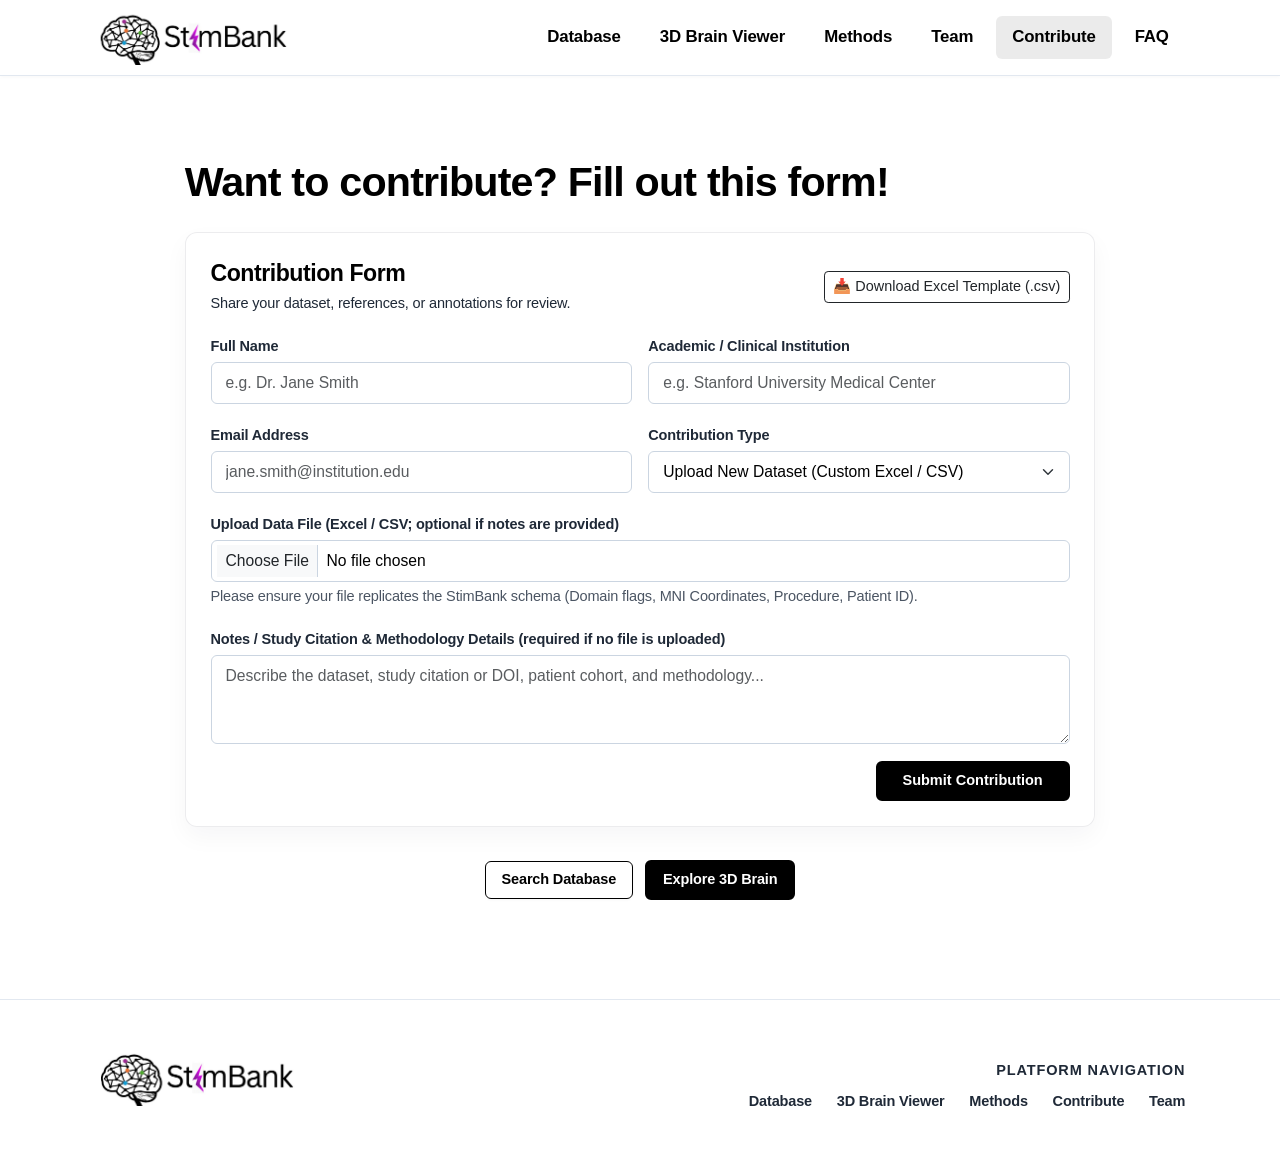
<file: contribute.html>
<!DOCTYPE html>
<html lang="en">
<head>
  <meta charset="UTF-8">
  <meta name="viewport" content="width=device-width, initial-scale=1.0">
  <title>Contribute — StimBank</title>
  <meta name="description" content="Submit a literature finding, dataset, or annotation correction to StimBank.">

  <link href="https://cdn.jsdelivr.net/npm/bootstrap@5.3.3/dist/css/bootstrap.min.css" rel="stylesheet">
  <link rel="stylesheet" href="static/css/ebs_custom.css">
  <style>
    .stimbank-card {
      background: rgba(255,255,255,0.96);
      border: 1px solid rgba(15, 23, 42, 0.08);
      border-radius: 12px;
      box-shadow: 0 10px 24px rgba(15, 23, 42, 0.04);
    }
  </style>
</head>
<body>
  <nav class="navbar navbar-expand-md fixed-top navbar-stimbank">
    <div class="container px-4">
      <a class="navbar-brand" href="index.html">
        <img src="static/images/Stimbanklogo2.jpeg" alt="StimBank Logo">
        <span>Stim<b>Bank</b></span>
      </a>

      <button class="navbar-toggler border-0" type="button" data-bs-toggle="collapse" data-bs-target="#navbarMain">
        <span class="navbar-toggler-icon"></span>
      </button>

      <div class="collapse navbar-collapse justify-content-end" id="navbarMain">
        <ul class="navbar-nav align-items-center">
          <li class="nav-item"><a class="nav-link" href="explorer.html">Database</a></li>
          <li class="nav-item"><a class="nav-link" href="viewer.html">3D Brain Viewer</a></li>
          <li class="nav-item"><a class="nav-link" href="methods.html">Methods</a></li>
          <li class="nav-item"><a class="nav-link" href="team.html">Team</a></li>
          <li class="nav-item"><a class="nav-link active" href="contribute.html">Contribute</a></li>
          <li class="nav-item"><a class="nav-link" href="faq.html">FAQ</a></li>
        </ul>
      </div>
    </div>
  </nav>

  <div class="container px-4 py-5" style="max-width: 960px; padding-top: 4rem !important;">
    <div class="mb-4">
      <h1 class="display-6 fw-bold mb-2" style="letter-spacing: -0.02em;">Want to contribute? Fill out this form!</h1>
    </div>

    <div class="stimbank-card p-4 mb-4" id="contribute">
      <div class="d-flex flex-wrap justify-content-between align-items-center mb-3">
        <div>
          <h3 class="fw-bold mb-1">Contribution Form</h3>
          <p class="small text-secondary mb-0">
            Share your dataset, references, or annotations for review.
          </p>
        </div>
        <button id="btnDownloadTemplate" class="btn btn-outline-dark btn-sm mt-2 mt-md-0" type="button">
          📥 Download Excel Template (.csv)
        </button>
      </div>

      <form id="contributeForm" class="mt-3">
        <div class="row g-3">
          <div class="col-md-6">
            <label class="form-label small fw-semibold text-secondary mb-1">Full Name</label>
            <input type="text" class="form-control form-control-sm" name="name" placeholder="e.g. Dr. Jane Smith" required>
          </div>
          <div class="col-md-6">
            <label class="form-label small fw-semibold text-secondary mb-1">Academic / Clinical Institution</label>
            <input type="text" class="form-control form-control-sm" name="institution" placeholder="e.g. Stanford University Medical Center" required>
          </div>
          <div class="col-md-6">
            <label class="form-label small fw-semibold text-secondary mb-1">Email Address</label>
            <input type="email" class="form-control form-control-sm" name="email" placeholder="jane.smith@institution.edu" required>
          </div>
          <div class="col-md-6">
            <label class="form-label small fw-semibold text-secondary mb-1">Contribution Type</label>
            <select class="form-select form-select-sm" id="contribType" name="contribution_type">
              <option value="data">Upload New Dataset (Custom Excel / CSV)</option>
              <option value="correction">Coordinate / Annotation Correction</option>
              <option value="other">General Feedback / Note</option>
            </select>
          </div>
          <div class="col-12">
            <label class="form-label small fw-semibold text-secondary mb-1">Upload Data File (Excel / CSV; optional if notes are provided)</label>
            <input type="file" class="form-control form-control-sm" accept=".xlsx,.xls,.csv" id="contribFile" name="file">
            <small class="text-muted" style="font-size: 0.74rem;">
              Please ensure your file replicates the StimBank schema (Domain flags, MNI Coordinates, Procedure, Patient ID).
            </small>
          </div>
          <div class="col-12">
            <label class="form-label small fw-semibold text-secondary mb-1">Notes / Study Citation &amp; Methodology Details (required if no file is uploaded)</label>
            <textarea class="form-control form-control-sm" id="contribNotes" name="notes" rows="3"></textarea>
          </div>
          <div class="col-12 text-end">
            <button type="submit" class="btn-stimbank-primary btn-stimbank-sm px-4">Submit Contribution</button>
          </div>
        </div>
      </form>

      <div id="contribSuccess" class="alert alert-success mt-3 py-2 px-3 small d-none" role="alert">
        Thank you for your submission! A member of our team will be in touch shortly.
      </div>
      <div id="contribError" class="alert alert-danger mt-3 py-2 px-3 small d-none" role="alert"></div>
    </div>

    <div class="text-center pt-2">
      <a href="explorer.html" class="btn-stimbank-secondary btn-stimbank-sm me-2">Search Database</a>
      <a href="viewer.html" class="btn-stimbank-primary btn-stimbank-sm">Explore 3D Brain</a>
    </div>
  </div>

  <footer class="stimbank-footer mt-5">
    <div class="container px-4">
      <div class="row gy-4 align-items-center">
        <div class="col-md-7">
          <div class="d-flex align-items-center gap-2 mb-3">
            <img src="static/images/Stimbanklogo2.jpeg" alt="StimBank" style="height: 56px; width: auto; object-fit: contain;">
          </div>
        </div>
        <div class="col-md-5 text-md-end">
          <div class="text-uppercase small fw-bold text-secondary mb-2" style="font-size: 0.72rem; letter-spacing: 0.06em;">Platform Navigation</div>
          <ul class="list-inline small mb-0 d-flex flex-wrap justify-content-md-end gap-3">
            <li class="list-inline-item"><a href="explorer.html">Database</a></li>
            <li class="list-inline-item"><a href="viewer.html">3D Brain Viewer</a></li>
            <li class="list-inline-item"><a href="methods.html">Methods</a></li>
            <li class="list-inline-item"><a href="contribute.html">Contribute</a></li>
            <li class="list-inline-item"><a href="team.html">Team</a></li>
          </ul>
        </div>
      </div>
    </div>
  </footer>

  <script src="https://cdn.jsdelivr.net/npm/bootstrap@5.3.3/dist/js/bootstrap.bundle.min.js"></script>
  <script>
    document.getElementById('btnDownloadTemplate').addEventListener('click', () => {
      const headers = "Publication,Region,Sample size,Nb patients included,Pathology,EBS procedure,Sensory-Perceptual,Affective,Autonomic,Cognitive/language,Motor ,Brain area explored,Phenomenological description,Patient ID,Age (years),Sex,Side of stimutation,Site of EBS evoking a response,EBS coordinates (MNI space) x,EBS coordinates (MNI space) y,EBS coordinates (MNI space) z,Article\n";
      const sampleRow = "\"Smith et al., 2024\",United States,10,10,Epilepsy,SEEG,0,0,0,1,0,Temporal,\"Mentalizing response\",sub-01,28,F,Left,Middle temporal gyrus,52.0,14.0,-22.0,\"Smith, J. et al. (2024). Brain, 147(2), 100-112.\"\n";
      const blob = new Blob([headers + sampleRow], { type: 'text/csv;charset=utf-8;' });
      const url = URL.createObjectURL(blob);
      const a = document.createElement('a');
      a.href = url;
      a.download = 'stimbank_dataset_template.csv';
      document.body.appendChild(a);
      a.click();
      document.body.removeChild(a);
    });

    const contributeForm = document.getElementById('contributeForm');
    const contribType = document.getElementById('contribType');
    const contribFile = document.getElementById('contribFile');
    const contribNotes = document.getElementById('contribNotes');
    const notesPlaceholders = {
      data: 'Describe the dataset, study citation or DOI, patient cohort, and methodology...',
      correction: 'Describe the coordinate or annotation to correct, the proposed change, and its source...',
      other: 'Share your feedback, question, or other information for the StimBank team...'
    };

    const updateNotesPlaceholder = () => {
      contribNotes.placeholder = notesPlaceholders[contribType.value];
    };

    const updateNotesRequirement = () => {
      const notesRequired = contribFile.files.length === 0;
      contribNotes.required = notesRequired;
      contribNotes.setCustomValidity(
        notesRequired && !contribNotes.value.trim()
          ? 'Add notes or upload a data file before submitting.'
          : ''
      );
    };

    contribType.addEventListener('change', updateNotesPlaceholder);
    contribFile.addEventListener('change', updateNotesRequirement);
    contribNotes.addEventListener('input', updateNotesRequirement);
    updateNotesPlaceholder();
    updateNotesRequirement();

    contributeForm.addEventListener('submit', async (e) => {
      e.preventDefault();
      updateNotesRequirement();
      if (!contributeForm.reportValidity()) return;

      const successMessage = document.getElementById('contribSuccess');
      const errorMessage = document.getElementById('contribError');
      const submitButton = contributeForm.querySelector('button[type="submit"]');
      successMessage.classList.add('d-none');
      errorMessage.classList.add('d-none');
      submitButton.disabled = true;

      try {
        const response = await fetch('/api/contributions', {
          method: 'POST',
          body: new FormData(contributeForm)
        });
        const result = await response.json();
        if (!response.ok) throw new Error(result.error || 'The submission could not be sent.');

        successMessage.classList.remove('d-none');
        contributeForm.reset();
        updateNotesPlaceholder();
        updateNotesRequirement();
      } catch (error) {
        errorMessage.textContent = error.message || 'The submission could not be sent. Please try again.';
        errorMessage.classList.remove('d-none');
      } finally {
        submitButton.disabled = false;
      }
    });
  </script>
</body>
</html>
</file>
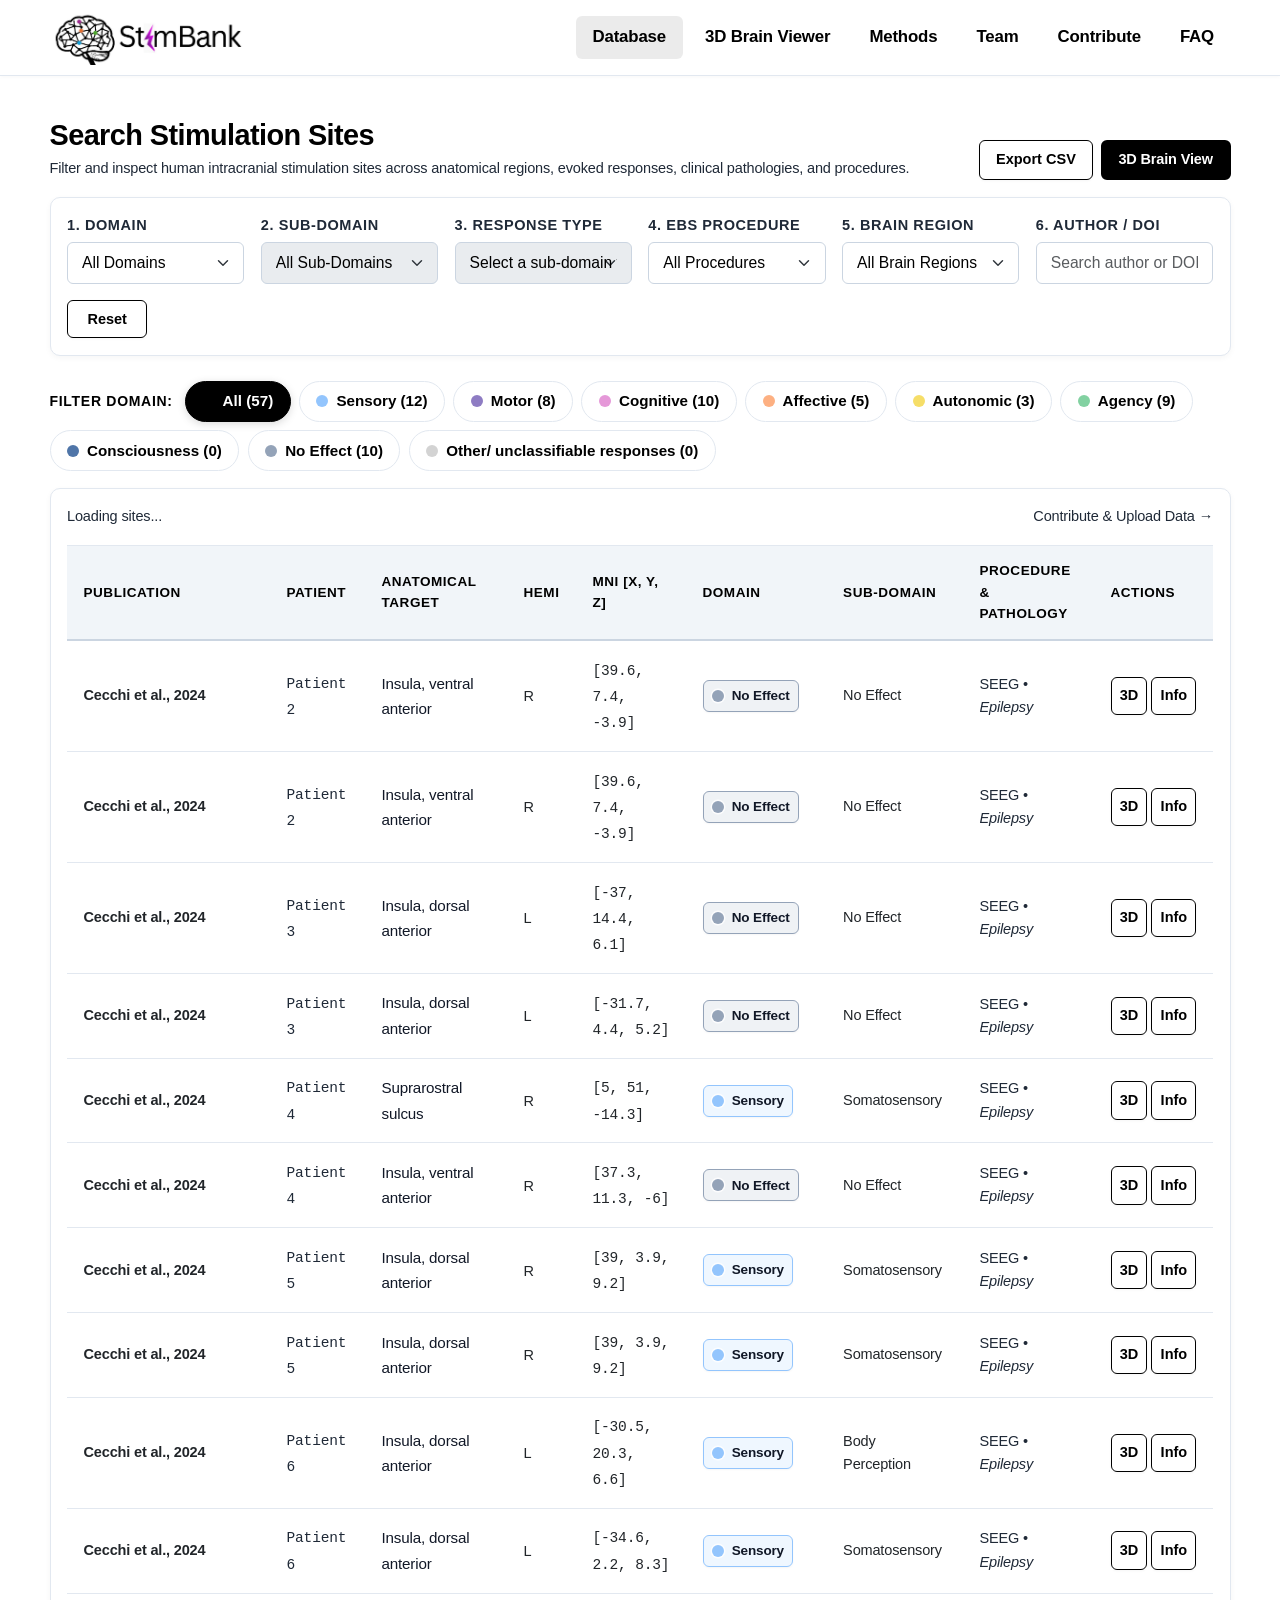
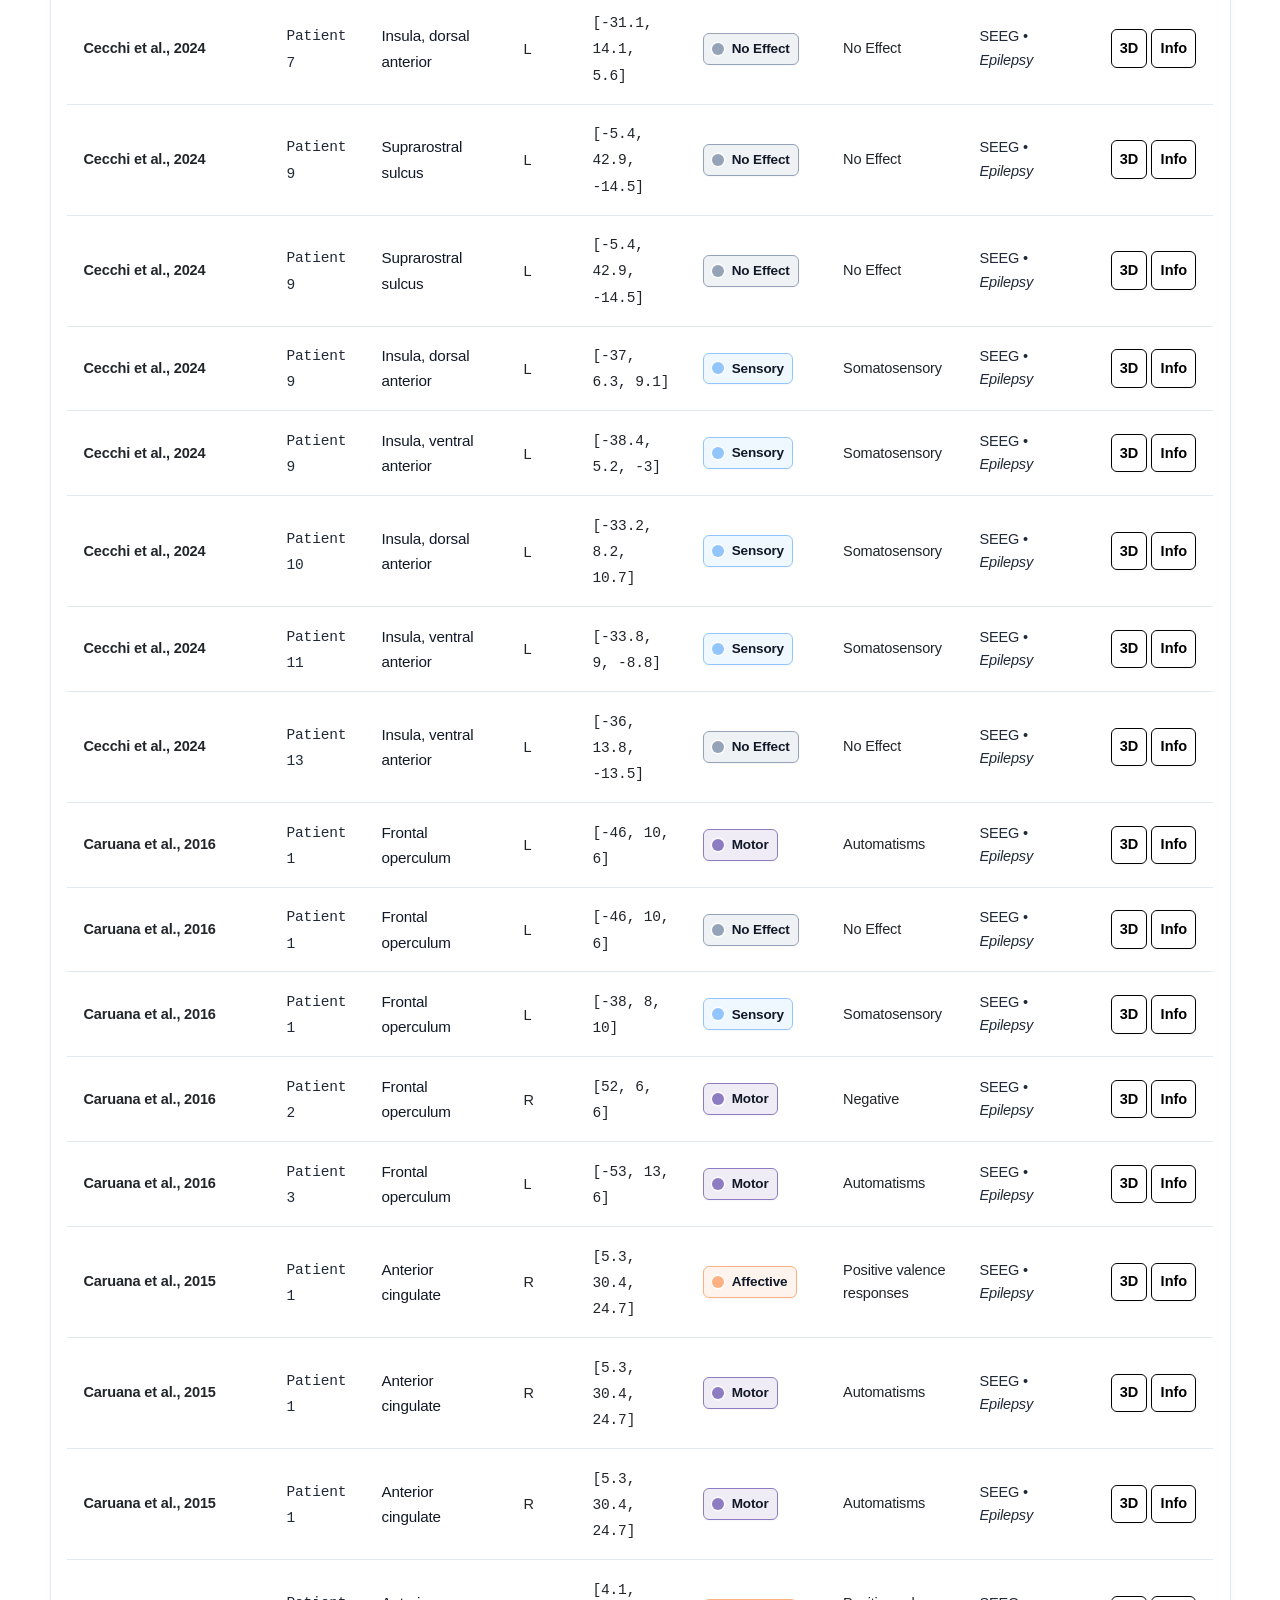
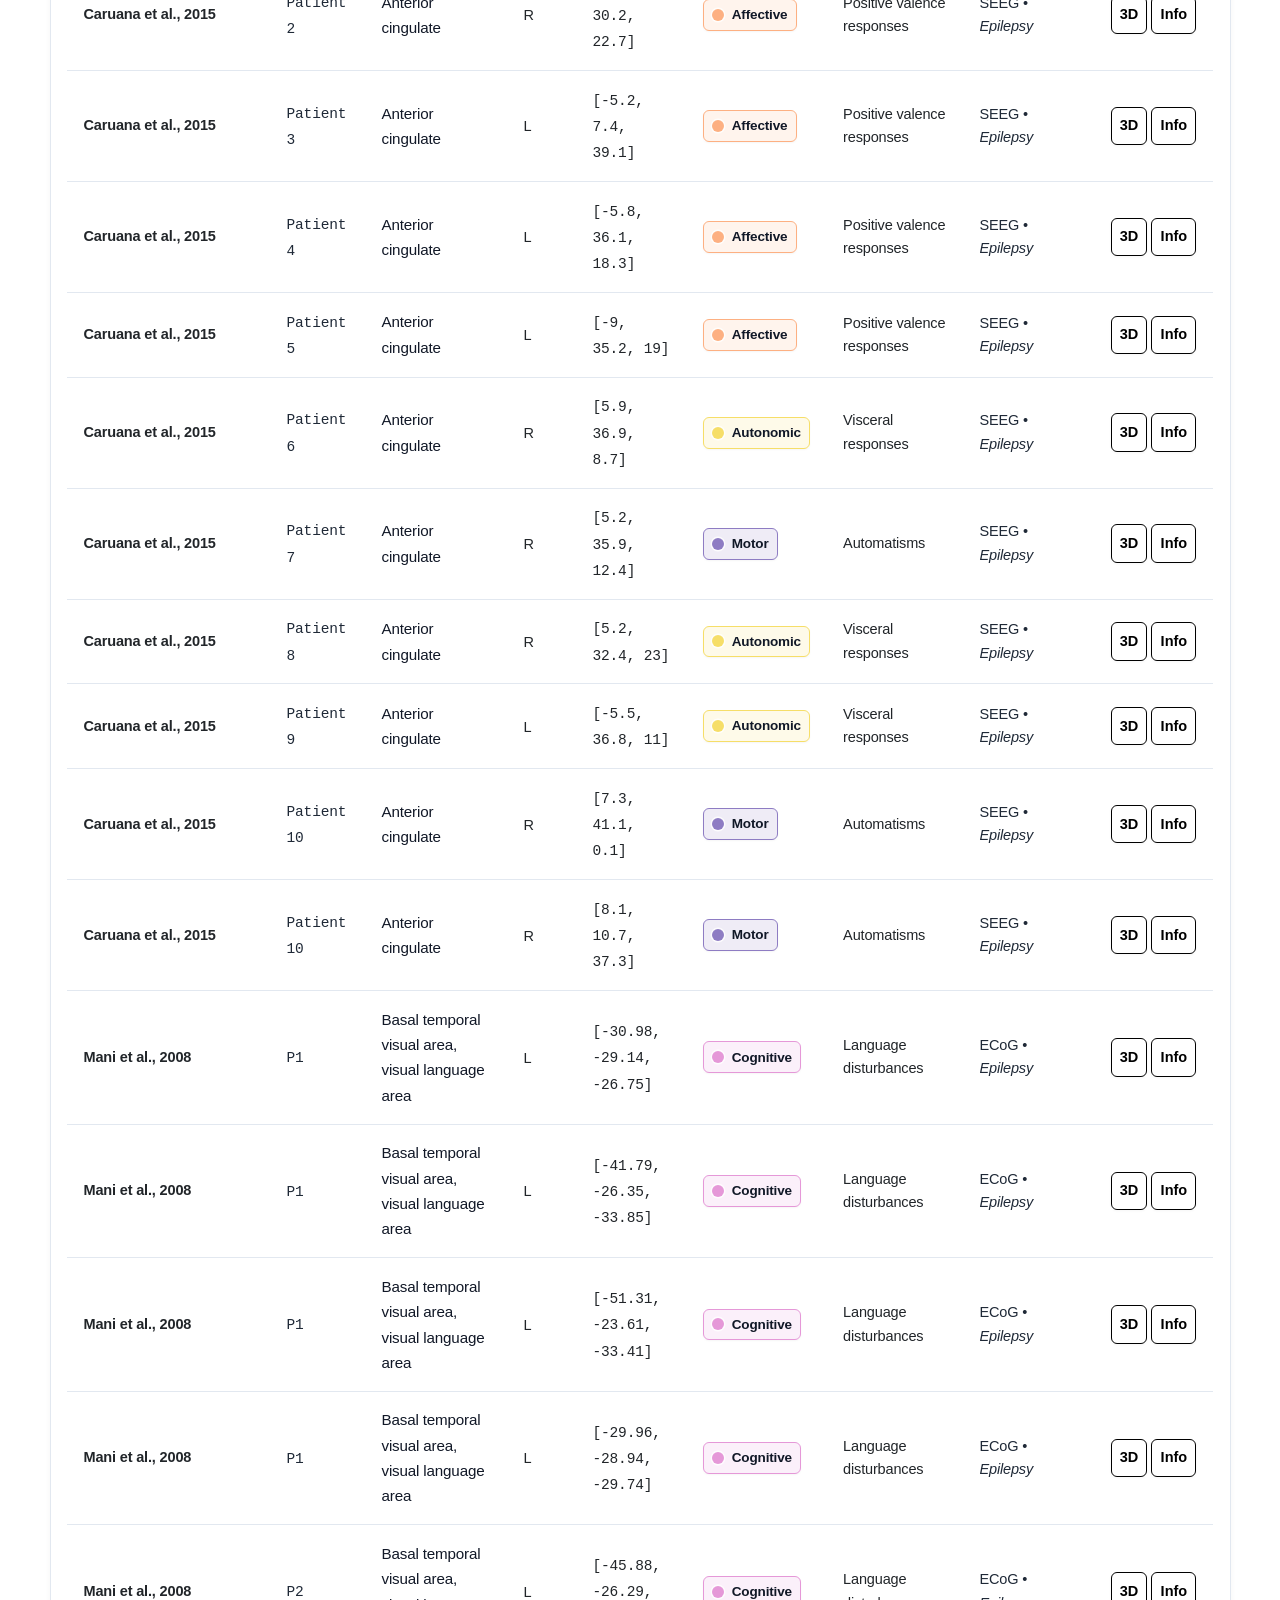
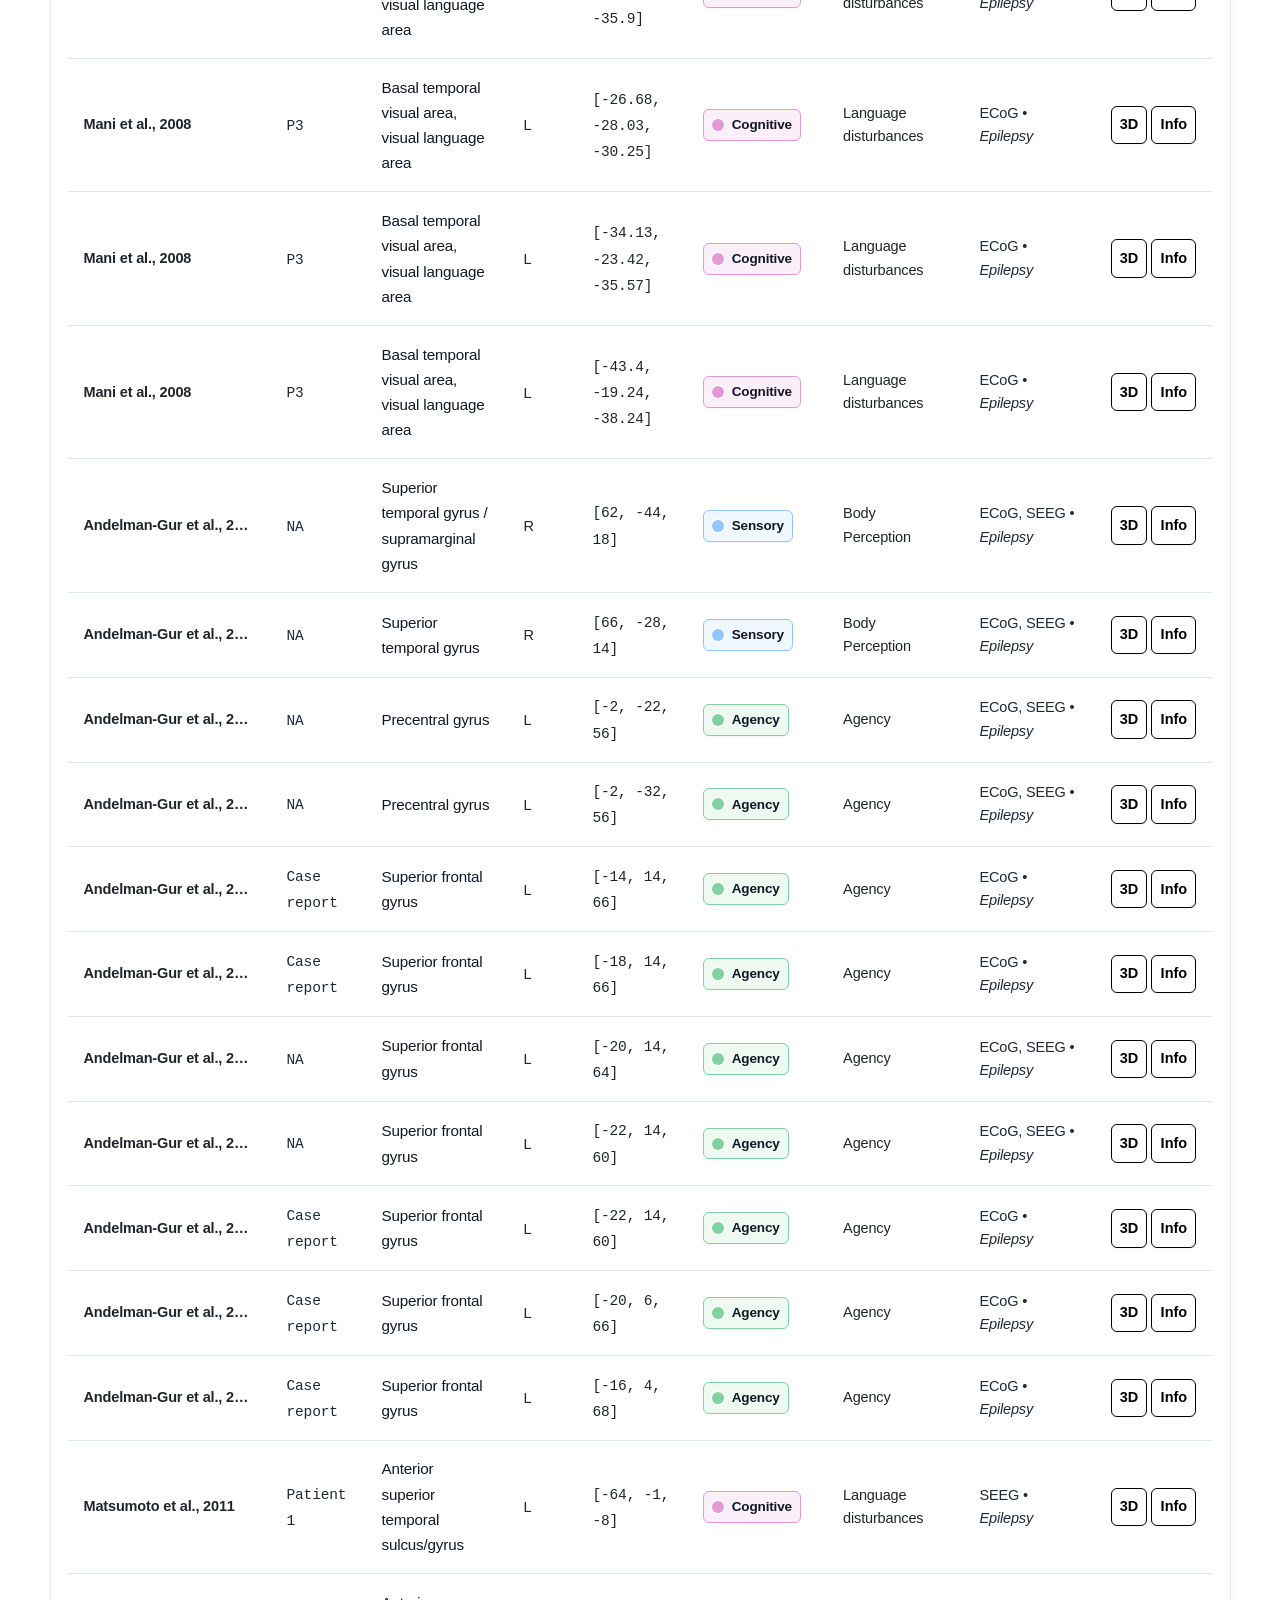
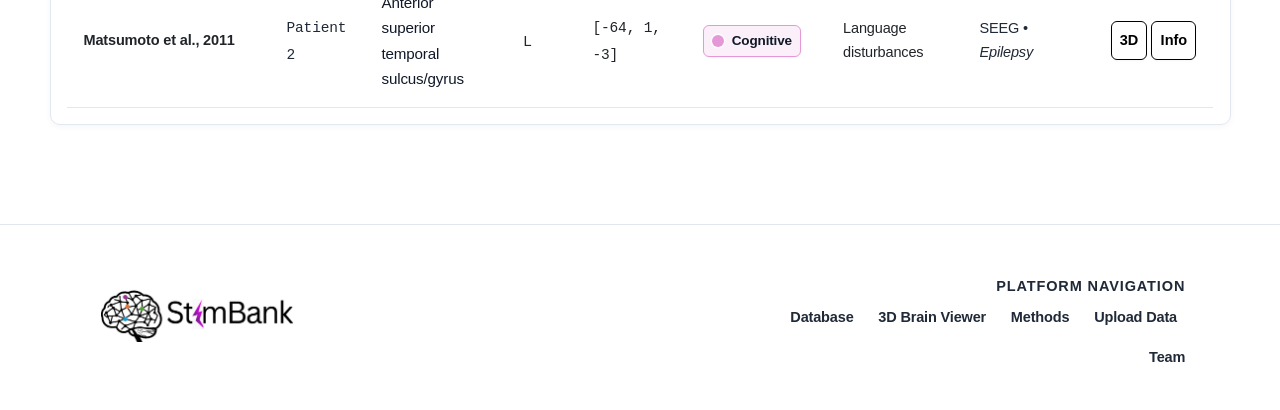
<file: explorer.html>
<!DOCTYPE html>
<html lang="en">
<head>
  <meta charset="utf-8">
  <meta http-equiv="X-UA-Compatible" content="IE=edge">
  <meta name="viewport" content="width=device-width, initial-scale=1">
  <title>Search (Database Table) — StimBank</title>
  <meta name="description" content="Search and filter human brain stimulation sites, evoked effects, and neurosurgical publications.">

  <!-- Bootstrap 5 CSS -->
  <link href="https://cdn.jsdelivr.net/npm/bootstrap@5.3.3/dist/css/bootstrap.min.css" rel="stylesheet">

  <!-- jQuery & DataTables CSS/JS -->
  <link rel="stylesheet" href="https://cdn.datatables.net/1.13.7/css/dataTables.bootstrap5.min.css">
  <script src="https://code.jquery.com/jquery-3.7.1.min.js"></script>
  <script src="https://cdn.datatables.net/1.13.7/js/jquery.dataTables.min.js"></script>
  <script src="https://cdn.datatables.net/1.13.7/js/dataTables.bootstrap5.min.js"></script>

  <!-- StimBank Central Design System Stylesheet -->
  <link rel="stylesheet" href="static/css/ebs_custom.css">
</head>
<body>

  <!-- Navigation: Minimal horizontal navigation -->
  <nav class="navbar navbar-expand-md fixed-top navbar-stimbank">
    <div class="container-fluid px-4 px-xl-5" style="max-width: 1800px;">
      <a class="navbar-brand" href="index.html">
        <img src="static/images/Stimbanklogo2.jpeg" alt="StimBank Logo" >
        <span>Stim<b>Bank</b></span>
      </a>

      <button class="navbar-toggler border-0" type="button" data-bs-toggle="collapse" data-bs-target="#navbarMain">
        <span class="navbar-toggler-icon"></span>
      </button>

      <div class="collapse navbar-collapse justify-content-end" id="navbarMain">
        <ul class="navbar-nav align-items-center">
          <li class="nav-item">
            <a class="nav-link active" href="explorer.html">Database</a>
          </li>
          <li class="nav-item">
            <a class="nav-link" href="viewer.html">3D Brain Viewer</a>
          </li>
          <li class="nav-item">
            <a class="nav-link" href="methods.html">Methods</a>
          </li>
          <li class="nav-item">
            <a class="nav-link" href="team.html">Team</a>
          </li>
          <li class="nav-item">
            <a class="nav-link" href="contribute.html">Contribute</a>
          </li>
          <li class="nav-item">
            <a class="nav-link" href="faq.html">FAQ</a>
          </li>
        </ul>
      </div>
    </div>
  </nav>

  <!-- Main Container: Expanded Full-Width Layout -->
  <div class="container-fluid px-4 px-xl-5 py-4" style="max-width: 1800px;">
    <!-- Header -->
    <div class="d-flex flex-wrap justify-content-between align-items-end mb-3">
      <div>
        <h2 class="fw-bold mb-0">Search Stimulation Sites</h2>
        <p class="text-secondary small mb-0 mt-1">
          Filter and inspect human intracranial stimulation sites across anatomical regions, evoked responses, clinical pathologies, and procedures.
        </p>
      </div>
      <div class="d-flex gap-2 mt-2 mt-md-0">
        <button id="btnExportCsv" class="btn-stimbank-secondary btn-stimbank-sm">Export CSV</button>
        <a href="viewer.html" class="btn-stimbank-primary btn-stimbank-sm">3D Brain View</a>
      </div>
    </div>

    <!-- Filter Card: Taxonomy, Procedure, and Location -->
    <div class="stimbank-card p-3 mb-4">
      <div class="row g-3 align-items-end">
        <!-- 1. Domain Filter -->
        <div class="col-12 col-sm-6 col-lg-2">
          <label class="small text-secondary mb-1 d-block fw-semibold" style="font-size: 0.76rem; text-transform: uppercase; letter-spacing: 0.04em;">1. Domain</label>
          <select id="filterCat" class="form-select form-select-sm">
            <option value="">All Domains</option>
          </select>
        </div>

        <!-- 2. Sub-Domain Filter -->
        <div class="col-12 col-sm-6 col-lg-2">
          <label class="small text-secondary mb-1 d-block fw-semibold" style="font-size: 0.76rem; text-transform: uppercase; letter-spacing: 0.04em;">2. Sub-Domain</label>
          <select id="filterSubCat" class="form-select form-select-sm" disabled>
            <option value="">Select a domain first</option>
          </select>
        </div>

        <!-- 3. Response Type Filter -->
        <div class="col-12 col-sm-6 col-lg-2">
          <label class="small text-secondary mb-1 d-block fw-semibold" style="font-size: 0.76rem; text-transform: uppercase; letter-spacing: 0.04em;">3. Response Type</label>
          <select id="filterEffect" class="form-select form-select-sm" disabled>
            <option value="">Select a sub-domain first</option>
          </select>
        </div>

        <!-- 3. EBS Procedure Filter -->
        <div class="col-12 col-sm-6 col-lg-2">
          <label class="small text-secondary mb-1 d-block fw-semibold" style="font-size: 0.76rem; text-transform: uppercase; letter-spacing: 0.04em;">4. EBS Procedure</label>
          <select id="filterProc" class="form-select form-select-sm">
            <option value="">All Procedures</option>
          </select>
        </div>

        <!-- 4. Brain Region Filter -->
        <div class="col-12 col-sm-6 col-lg-2">
          <label class="small text-secondary mb-1 d-block fw-semibold" style="font-size: 0.76rem; text-transform: uppercase; letter-spacing: 0.04em;">5. Brain Region</label>
          <select id="filterRegion" class="form-select form-select-sm">
            <option value="">All Brain Regions</option>
          </select>
        </div>

        <!-- 5. Author / DOI Search -->
        <div class="col-12 col-sm-6 col-lg-2">
          <label class="small text-secondary mb-1 d-block fw-semibold" style="font-size: 0.76rem; text-transform: uppercase; letter-spacing: 0.04em;">6. Author / DOI</label>
          <input id="filterTextSearch" type="text" class="form-control form-control-sm" placeholder="Search author or DOI" aria-label="Search author or DOI">
        </div>

        <!-- Reset Button -->
        <div class="col-md-1 col-sm-12">
          <button id="btnResetFilters" class="btn-stimbank-secondary btn-stimbank-sm w-100">Reset</button>
        </div>
      </div>
    </div>

    <!-- Category Definition Card (Shows when a Domain is selected) -->
    <div id="categoryDefCard" class="stimbank-card p-3 mb-3 d-none" style="border-left: 4px solid #000000; background-color: var(--surface-card);">
      <div class="d-flex align-items-center justify-content-between mb-1">
        <div class="d-flex align-items-center gap-2">
          <span class="category-dot" id="catDefDot" style="width: 12px; height: 12px;"></span>
          <h5 class="fw-bold mb-0" id="catDefTitle" style="font-size: 1.05rem;">Category Definition</h5>
          <span class="badge bg-light text-dark border" id="catDefCount">0 sites</span>
        </div>
      </div>
      <p class="small text-secondary mb-2" id="catDefDesc" style="line-height: 1.6;">Category description</p>
      <div class="d-flex flex-wrap align-items-center gap-2">
        <span class="small fw-semibold text-dark me-1" style="font-size: 0.76rem; text-transform: uppercase;">Key Hubs:</span>
        <div id="catDefRegions" class="d-flex flex-wrap gap-1"></div>
      </div>
    </div>

    <!-- Quick Category Pill Filter Bar -->
    <div class="d-flex flex-wrap align-items-center gap-2 mb-3" id="categoryPills">
      <span class="fw-bold text-uppercase me-1" style="font-size: 0.85rem; letter-spacing: 0.05em; color: #000000;">Filter Domain:</span>
      <!-- Pills populated dynamically by JavaScript -->
    </div>

    <!-- Data Table Container -->
    <div class="stimbank-card p-3 mb-4">
      <div class="d-flex justify-content-between align-items-center mb-3">
        <span class="small text-secondary fw-medium" id="filterStatusBadge">Loading sites...</span>
        <a href="contribute.html" class="small text-secondary" style="font-size: 0.8rem;">Contribute &amp; Upload Data &rarr;</a>
      </div>

      <div class="table-responsive">
        <table id="stimTable" class="table-stimbank">
          <thead>
            <tr>
              <th>Publication</th>
              <th>Patient</th>
              <th>Anatomical Target</th>
              <th>Hemi</th>
              <th>MNI [X, Y, Z]</th>
              <th>Domain</th>
              <th>Sub-Domain</th>
              <th>Procedure &amp; Pathology</th>
              <th>Actions</th>
            </tr>
          </thead>
          <tbody>
            <!-- Populated via JavaScript -->
          </tbody>
        </table>
      </div>
    </div>
  </div>

  <!-- Detail Modal -->
  <div class="modal fade" id="siteDetailModal" tabindex="-1" aria-labelledby="modalRegion" aria-hidden="true">
    <div class="modal-dialog modal-dialog-centered modal-lg">
      <div class="modal-content border-0 shadow-sm" style="background-color: var(--surface-card); border-radius: 6px;">
        <div class="modal-header border-bottom" style="border-color: var(--border-subtle) !important; padding: 1.25rem 1.5rem;">
          <div>
            <span class="text-secondary small me-2 font-monospace" id="modalSiteId">STIM001</span>
            <span class="cat-badge" id="modalCategoryBadge">Category</span>
          </div>
          <button type="button" class="btn-close" data-bs-dismiss="modal" aria-label="Close"></button>
        </div>
        <div class="modal-body p-4">
          <h4 class="fw-bold mb-1" id="modalRegion">Precentral Gyrus</h4>
          <div class="d-flex align-items-center gap-2 mb-3">
            <span class="badge bg-primary-subtle text-primary border border-primary-subtle" id="modalSubdomain">Sub-Domain</span>
            <span class="text-secondary small" id="modalPatientInfo">Patient Details</span>
          </div>

          <!-- Detailed Evoked Phenomenological Description -->
          <div class="p-3 mb-4 rounded border bg-light" style="border-color: var(--border-subtle) !important;">
            <span class="text-secondary small text-uppercase d-block mb-1 fw-bold" style="font-size: 0.74rem; letter-spacing: 0.05em;">Phenomenological Description (Literature Report)</span>
            <p class="mb-0 text-dark small" id="modalRawDescription" style="line-height: 1.6;">Evoked movement description</p>
          </div>

          <div class="row g-3 mb-4">
            <div class="col-md-6">
              <div class="p-3 rounded border" style="background-color: var(--surface-muted); border-color: var(--border-subtle) !important;">
                <span class="text-secondary small text-uppercase d-block mb-1" style="font-size: 0.72rem; letter-spacing: 0.05em;">EBS Coordinates in MNI Space</span>
                <div class="fs-5 fw-bold text-dark font-monospace" id="modalMni">X: -38, Y: -22, Z: 56 mm</div>
              </div>
            </div>
            <div class="col-md-6">
              <div class="p-3 rounded border" style="background-color: var(--surface-muted); border-color: var(--border-subtle) !important;">
                <span class="text-secondary small text-uppercase d-block mb-1" style="font-size: 0.72rem; letter-spacing: 0.05em;">Stimulation Parameters</span>
                <div class="fw-bold text-dark" id="modalStimParams">50 Hz, 2.5 mA, 0.5 ms</div>
              </div>
            </div>
          </div>

          <div class="row g-3 mb-4">
            <div class="col-md-6">
              <span class="text-secondary small d-block">Clinical Pathology</span>
              <strong class="text-dark small" id="modalPathology">Refractory Focal Epilepsy</strong>
            </div>
            <div class="col-md-6">
              <span class="text-secondary small d-block">Surgical Procedure</span>
              <strong class="text-dark small" id="modalProcedure">Stereo-EEG (sEEG)</strong>
            </div>
          </div>

          <hr style="border-color: var(--border-subtle);">

          <span class="text-secondary small text-uppercase d-block mb-2" style="font-size: 0.72rem; letter-spacing: 0.05em;">Research Publication</span>
          <div class="p-3 border rounded" style="background-color: var(--surface-elevated); border-color: var(--border-subtle) !important;">
            <h6 class="fw-bold mb-1" id="modalPaperTitle">Article Title</h6>
            <p class="small text-secondary mb-1" id="modalPaperAuthors">Authors</p>
            <div class="small text-secondary mb-2" id="modalPaperJournal">Journal (Year) &bull; Country</div>
            <a href="#" target="_blank" class="small fw-semibold" id="modalPaperLink">
              View DOI &rarr;
            </a>
          </div>
        </div>
        <div class="modal-footer border-top" style="border-color: var(--border-subtle) !important; padding: 0.75rem 1.5rem;">
          <button type="button" class="btn-stimbank-secondary btn-stimbank-sm" data-bs-dismiss="modal">Close</button>
          <a href="#" class="btn-stimbank-primary btn-stimbank-sm" id="modalViewerBtn">Explore in 3D Brain</a>
        </div>
      </div>
    </div>
  </div>

  <!-- Footer -->
  <footer class="stimbank-footer mt-5">
    <div class="container px-4">
      <div class="row gy-4 align-items-center">
        <div class="col-md-7">
          <div class="d-flex align-items-center gap-2 mb-3">
            <img src="static/images/Stimbanklogo2.jpeg" alt="StimBank" style="height: 56px; width: auto; object-fit: contain;">
          </div>
        </div>
        <div class="col-md-5 text-md-end">
          <div class="text-uppercase small fw-bold text-secondary mb-2" style="font-size: 0.72rem; letter-spacing: 0.06em;">Platform Navigation</div>
          <ul class="list-inline small mb-0 d-flex flex-wrap justify-content-md-end gap-3">
            <li class="list-inline-item"><a href="explorer.html">Database</a></li>
            <li class="list-inline-item"><a href="viewer.html">3D Brain Viewer</a></li>
            <li class="list-inline-item"><a href="methods.html">Methods</a></li>
            <li class="list-inline-item"><a href="importer.html">Upload Data</a></li>
            <li class="list-inline-item"><a href="team.html">Team</a></li>
          </ul>
        </div>
      </div>
    </div>
  </footer>

  <!-- Load Dataset Script with cache buster -->
  <script src="data/ebs_dataset.js?v=2.4"></script>

  <script>
    let dataTable = null;

    document.addEventListener('DOMContentLoaded', () => {
      const data = window.EBS_DATASET;
      if (!data) return;

      const sites = data.sites;

      // Color mapping
      const taxonomy = data.taxonomy || {};

      // Fallback colors if not in taxonomy
      const categoryColors = {
        "Sensory": "#93C5FD",
        "Motor": "#8E7CC3",
        "Cognitive": "#E598D8",
        "Affective": "#FDB082",
        "Autonomic": "#F6DE68",
        "Agency": "#82D1A1",
        "Consciousness": "#4F75A8",
        "No Effect": "#94A3B8"
      };

      // Populate Domain filter options and Category Pills
      const catSelect = document.getElementById('filterCat');
      const pillsContainer = document.getElementById('categoryPills');
      pillsContainer.innerHTML = '<span class="fw-bold text-uppercase me-1" style="font-size: 0.85rem; letter-spacing: 0.05em; color: #000000;">Filter Domain:</span>';

      // 'All' Pill
      const allPill = document.createElement('button');
      allPill.type = 'button';
      allPill.className = 'category-pill active';
      allPill.setAttribute('data-cat', '');
      allPill.innerHTML = `<span class="category-dot" style="background-color: #000000;"></span>All (${sites.length})`;
      pillsContainer.appendChild(allPill);

      const categoryNames = Object.keys(taxonomy).length > 0 
        ? Object.keys(taxonomy) 
        : [...new Set(sites.map(s => s.category).filter(Boolean))];

      categoryNames.forEach(catName => {
        const catMeta = taxonomy[catName] || {};
        const catColor = catMeta.color || categoryColors[catName] || "#94A3B8";
        const catCount = sites.filter(s => s.category === catName).length;

        // Add to dropdown
        const opt = document.createElement('option');
        opt.value = catName;
        opt.innerText = `${catName} (${catCount})`;
        catSelect.appendChild(opt);

        // Add to pill bar
        const pill = document.createElement('button');
        pill.type = 'button';
        pill.className = 'category-pill';
        pill.setAttribute('data-cat', catName);
        pill.innerHTML = `<span class="category-dot" style="background-color: ${catColor};"></span>${catName} (${catCount})`;
        pillsContainer.appendChild(pill);
      });

      // Populate EBS Procedure filter options
      const procSelect = document.getElementById('filterProc');
      const uniqueProcs = [...new Set(sites.map(s => s.procedure).filter(Boolean))].sort();
      uniqueProcs.forEach(p => {
        const opt = document.createElement('option');
        opt.value = p;
        opt.innerText = p;
        procSelect.appendChild(opt);
      });

      // Populate Location / Region filter options
      const regionSelect = document.getElementById('filterRegion');
      const uniqueRegions = [...new Set(sites.map(s => s.region).filter(Boolean))].sort();
      uniqueRegions.forEach(r => {
        const opt = document.createElement('option');
        opt.value = r;
        opt.innerText = r;
        regionSelect.appendChild(opt);
      });

      // Update Category Definition Card
      function updateCategoryDefCard(catName) {
        const defCard = document.getElementById('categoryDefCard');
        if (!catName || !taxonomy[catName]) {
          defCard.classList.add('d-none');
          return;
        }

        const meta = taxonomy[catName];
        const catColor = meta.color || categoryColors[catName] || "#0F172A";
        const catSites = sites.filter(s => s.category === catName);

        defCard.classList.remove('d-none');
        defCard.style.borderLeftColor = catColor;
        document.getElementById('catDefDot').style.backgroundColor = catColor;
        document.getElementById('catDefTitle').innerText = `${catName} Domain`;
        document.getElementById('catDefCount').innerText = `${catSites.length} stimulation sites`;
        document.getElementById('catDefDesc').innerText = meta.desc || "Standardized neurofunctional domain in StimBank.";

        const hubsContainer = document.getElementById('catDefRegions');
        hubsContainer.innerHTML = '';
        if (meta.regions && meta.regions.length > 0) {
          meta.regions.forEach(hub => {
            const span = document.createElement('span');
            span.className = 'badge bg-light text-dark border';
            span.style.fontSize = '0.78rem';
            span.innerText = hub;
            hubsContainer.appendChild(span);
          });
        }
      }

      // Dynamic Sub-Domain population based on selected Domain
      const NO_SUBDOMAIN = '__no_subdomain__';
      const NO_RESPONSE_TYPE = '__no_response_type__';

      function updateSubCatDropdown(selectedDomain) {
        const subCatSelect = document.getElementById('filterSubCat');
        subCatSelect.innerHTML = '<option value="">All Sub-Domains</option>';
        subCatSelect.disabled = !selectedDomain;

        const effectSelect = document.getElementById('filterEffect');
        effectSelect.innerHTML = '<option value="">Select a sub-domain first</option>';
        effectSelect.disabled = true;

        if (!selectedDomain) return;

        const domain = taxonomy[selectedDomain] || {};
        const subdomains = Array.isArray(domain.subdomains) ? domain.subdomains : [];
        if (!subdomains.length) {
          const option = document.createElement('option');
          option.value = NO_SUBDOMAIN;
          option.textContent = 'No sub-domain';
          subCatSelect.appendChild(option);
          subCatSelect.value = NO_SUBDOMAIN;
          updateEffectDropdown(selectedDomain, NO_SUBDOMAIN);
          return;
        }

        subdomains.forEach(subdomain => {
          const option = document.createElement('option');
          option.value = subdomain.name;
          option.textContent = subdomain.name;
          subCatSelect.appendChild(option);
        });
      }

      function updateEffectDropdown(selectedDomain, selectedSubCat) {
        const effectSelect = document.getElementById('filterEffect');
        effectSelect.innerHTML = '';
        if (!selectedDomain || !selectedSubCat) {
          effectSelect.innerHTML = '<option value="">Select a sub-domain first</option>';
          effectSelect.disabled = true;
          return;
        }

        const domain = taxonomy[selectedDomain] || {};
        const subdomain = selectedSubCat === NO_SUBDOMAIN
          ? null
          : (domain.subdomains || []).find(item => item.name === selectedSubCat);
        const responseTypes = subdomain
          ? (subdomain.response_types || [])
          : (domain.response_types || []);
        effectSelect.disabled = false;

        if (!responseTypes.length) {
          const option = document.createElement('option');
          option.value = NO_RESPONSE_TYPE;
          option.textContent = 'No response type';
          effectSelect.appendChild(option);
          effectSelect.value = NO_RESPONSE_TYPE;
          return;
        }

        effectSelect.innerHTML = '<option value="">All Response Types</option>';
        responseTypes.forEach(responseType => {
          const option = document.createElement('option');
          option.value = responseType;
          option.textContent = responseType;
          effectSelect.appendChild(option);
        });
      }

      updateSubCatDropdown('');

      // Check URL query parameters
      const urlParams = new URLSearchParams(window.location.search);
      const urlCat = urlParams.get('category');
      if (urlCat) {
        document.getElementById('filterCat').value = urlCat;
        updateSubCatDropdown(urlCat);
        updateCategoryDefCard(urlCat);
      }

      // Populate Table Body
      const tbody = document.querySelector('#stimTable tbody');
      tbody.innerHTML = '';

      sites.forEach(site => {
        const colHex = (taxonomy[site.category] && taxonomy[site.category].color) || categoryColors[site.category] || "#94A3B8";
        const publicationLabel = site.publication ? (site.publication.label || site.publication.title) : "Study";
        const articleCitation = site.publication ? (site.publication.article || site.publication.title) : "";
        const patientLabel = site.patient_display || site.patient_id || "-";

        const tr = document.createElement('tr');
        tr.innerHTML = `
          <td>
            <span class="fw-semibold d-block text-dark text-truncate" style="max-width: 170px; font-size: 0.88rem;" title="${articleCitation}">
              ${publicationLabel}
            </span>
          </td>
          <td>
            <span class="small font-monospace text-secondary fw-medium">${patientLabel}</span>
          </td>
          <td>
            <span style="font-size: 0.92rem; color: #111827;">${site.region}</span>
          </td>
          <td>
            <span class="small text-dark">${site.hemisphere}</span>
          </td>
          <td>
            <span class="font-monospace text-dark small" style="font-size: 0.82rem;">[${site.mni.join(', ')}]</span>
          </td>
          <td>
            <span class="cat-badge py-1 px-2" style="background-color: ${colHex}25; border: 1px solid ${colHex};">
              <span class="category-dot" style="background-color: ${colHex};"></span>
              <span style="font-weight: 600; color: #111827; font-size: 0.82rem;">${site.category}</span>
            </span>
          </td>
          <td>
            <span class="fw-medium text-dark d-block" style="font-size: 0.88rem; max-width: 220px;">
              ${site.subcategory || site.category}
            </span>
          </td>
          <td>
            <span class="small text-secondary d-block" style="font-size: 0.82rem;">
              ${site.procedure} &bull; <em>${site.pathology}</em>
            </span>
          </td>
          <td>
            <div class="d-flex gap-1">
              <a href="viewer.html?site=${site.id}" class="btn-stimbank-secondary btn-stimbank-sm py-0.5 px-2" title="View in 3D">
                3D
              </a>
              <button class="btn-stimbank-secondary btn-stimbank-sm py-0.5 px-2 btn-inspect-site" data-site-id="${site.id}" title="Inspect Details">
                Info
              </button>
            </div>
          </td>
        `;
        tbody.appendChild(tr);
      });

      // Initialize DataTable with 15 rows default
      dataTable = $('#stimTable').DataTable({
        pageLength: 15,
        lengthMenu: [15, 25, 50, 100],
        order: [[0, 'asc']],
        language: {
          search: "Search database:",
          lengthMenu: "Display _MENU_ sites per page"
        }
      });

      // Custom Multi-Filter Search
      $.fn.dataTable.ext.search.push(
        function(settings, data, dataIndex) {
          const site = sites[dataIndex];
          if (!site) return true;

          const selCat = document.getElementById('filterCat').value;
          const selSubCat = document.getElementById('filterSubCat').value;
          const selEffect = document.getElementById('filterEffect').value;
          const selProc = document.getElementById('filterProc').value;
          const selRegion = document.getElementById('filterRegion').value;
          const quickSearch = (document.getElementById('filterTextSearch').value || '').trim().toLowerCase();
          const siteSubdomain = site.subcategory || site.category;
          const siteResponseTypes = Array.isArray(site.response_types) ? site.response_types : [];

          if (selCat && site.category !== selCat) return false;
          if (selSubCat === NO_SUBDOMAIN && siteSubdomain !== site.category) return false;
          if (selSubCat && selSubCat !== NO_SUBDOMAIN && siteSubdomain !== selSubCat) return false;
          if (selEffect === NO_RESPONSE_TYPE && siteResponseTypes.length > 0) return false;
          if (selEffect && selEffect !== NO_RESPONSE_TYPE && !siteResponseTypes.includes(selEffect)) return false;
          if (selProc && site.procedure !== selProc) return false;
          if (selRegion && site.region !== selRegion) return false;

          if (quickSearch) {
            const authors = site.publication && site.publication.authors ? site.publication.authors.toLowerCase() : '';
            const doi = site.publication && site.publication.doi ? site.publication.doi.toLowerCase() : '';
            const title = site.publication && site.publication.title ? site.publication.title.toLowerCase() : '';
            const searchText = `${authors} ${doi} ${title}`;
            if (!searchText.includes(quickSearch)) return false;
          }

          return true;
        }
      );

      function updateTableFilters() {
        dataTable.draw();
        const info = dataTable.page.info();
        document.getElementById('filterStatusBadge').innerText = `Showing ${info.recordsDisplay} of ${sites.length} stimulation sites`;
      }

      // Domain change updates dynamic sub-domains and Category Definition card
      document.getElementById('filterCat').addEventListener('change', (e) => {
        const domain = e.target.value;
        updateSubCatDropdown(domain);
        updateCategoryDefCard(domain);
        document.querySelectorAll('#categoryPills .category-pill').forEach(b => {
          b.classList.toggle('active', b.getAttribute('data-cat') === domain);
        });
        updateTableFilters();
      });

      document.getElementById('filterSubCat').addEventListener('change', (e) => {
        const domain = document.getElementById('filterCat').value;
        const selectedSubCat = e.target.value;
        updateEffectDropdown(domain, selectedSubCat);
        updateTableFilters();
      });

      document.getElementById('filterEffect').addEventListener('change', updateTableFilters);
      document.getElementById('filterProc').addEventListener('change', updateTableFilters);
      document.getElementById('filterRegion').addEventListener('change', updateTableFilters);
      document.getElementById('filterTextSearch').addEventListener('input', updateTableFilters);

      // Category Pills Handler
      pillsContainer.addEventListener('click', (e) => {
        const btn = e.target.closest('.category-pill');
        if (!btn) return;
        document.querySelectorAll('#categoryPills .category-pill').forEach(b => b.classList.remove('active'));
        btn.classList.add('active');
        const cat = btn.getAttribute('data-cat');
        document.getElementById('filterCat').value = cat;
        updateSubCatDropdown(cat);
        updateCategoryDefCard(cat);
        updateTableFilters();
      });

      document.getElementById('btnResetFilters').addEventListener('click', () => {
        document.getElementById('filterCat').value = '';
        document.getElementById('filterSubCat').value = '';
        document.getElementById('filterEffect').value = '';
        document.getElementById('filterProc').value = '';
        document.getElementById('filterRegion').value = '';
        document.getElementById('filterTextSearch').value = '';
        updateSubCatDropdown('');
        document.querySelectorAll('#categoryPills .category-pill').forEach(b => {
          b.classList.toggle('active', b.getAttribute('data-cat') === '');
        });
        dataTable.search('').columns().search('');
        updateTableFilters();
      });

      updateTableFilters();

      // Inspection Modal click
      $('#stimTable').on('click', '.btn-inspect-site', function() {
        const id = $(this).attr('data-site-id');
        const site = sites.find(s => s.id === id);
        if (site) {
          openDetailModal(site);
        }
      });

      function openDetailModal(site) {
        document.getElementById('modalSiteId').innerText = site.id;
        document.getElementById('modalRegion').innerText = `${site.region} (${site.hemisphere === 'L' ? 'Left' : 'Right'} Hemisphere)`;
        document.getElementById('modalMni').innerText = `X: ${site.mni[0]}, Y: ${site.mni[1]}, Z: ${site.mni[2]} mm`;
        document.getElementById('modalSubdomain').innerText = site.subcategory || site.effect;
        document.getElementById('modalPatientInfo').innerText = site.patient_display || `${site.patient_age} yrs, ${site.patient_sex === 'M' ? 'Male' : 'Female'}`;
        document.getElementById('modalRawDescription').innerText = site.raw_description || site.effect;
        
        const colHex = categoryColors[site.category] || "#0284C7";
        const catBadge = document.getElementById('modalCategoryBadge');
        catBadge.innerHTML = `<span class="category-dot" style="background-color: ${colHex};"></span>${site.category}`;

        document.getElementById('modalPathology').innerText = site.pathology;
        document.getElementById('modalProcedure').innerText = site.procedure;
        document.getElementById('modalStimParams').innerText = `${site.frequency_hz} Hz, ${site.current_ma} mA, ${site.pulse_width_ms} ms`;

        if (site.publication) {
          document.getElementById('modalPaperTitle').innerText = site.publication.label || site.publication.title;
          document.getElementById('modalPaperAuthors').innerText = site.publication.article || site.publication.authors;
          document.getElementById('modalPaperJournal').innerText = [site.publication.year, site.publication.country].filter(Boolean).join(' — ');
          const doiLink = document.getElementById('modalPaperLink');
          if (doiLink) {
            if (site.publication.doi) {
              doiLink.href = `https://doi.org/${site.publication.doi}`;
              doiLink.innerText = `DOI: ${site.publication.doi} ↗`;
              doiLink.classList.remove('d-none');
            } else {
              doiLink.removeAttribute('href');
              doiLink.classList.add('d-none');
            }
          }
        }

        document.getElementById('modalViewerBtn').href = `viewer.html?site=${site.id}`;

        const modal = new bootstrap.Modal(document.getElementById('siteDetailModal'));
        modal.show();
      }

      // Export to CSV
      document.getElementById('btnExportCsv').addEventListener('click', () => {
        const filteredIndexes = dataTable.rows({ filter: 'applied' })[0];
        const exportSites = filteredIndexes.map(idx => sites[idx]);

        const headers = ["ID", "Region", "Hemisphere", "MNI_X", "MNI_Y", "MNI_Z", "Category", "Effect", "Pathology", "Procedure", "Frequency_Hz", "Current_mA", "PulseWidth_ms", "Publication_Title", "DOI"];
        const rows = exportSites.map(s => [
          s.id,
          `"${s.region.replace(/"/g, '""')}"`,
          s.hemisphere,
          s.mni[0],
          s.mni[1],
          s.mni[2],
          `"${s.category}"`,
          `"${s.effect.replace(/"/g, '""')}"`,
          `"${s.pathology.replace(/"/g, '""')}"`,
          `"${s.procedure.replace(/"/g, '""')}"`,
          s.frequency_hz,
          s.current_ma,
          s.pulse_width_ms,
          `"${s.publication.title.replace(/"/g, '""')}"`,
          `"${s.publication.doi}"`
        ]);

        const csvContent = [headers.join(','), ...rows.map(r => r.join(','))].join('\n');
        const blob = new Blob([csvContent], { type: 'text/csv;charset=utf-8;' });
        const url = URL.createObjectURL(blob);
        const link = document.createElement("a");
        link.setAttribute("href", url);
        link.setAttribute("download", `stimbank_sites_${new Date().toISOString().split('T')[0]}.csv`);
        document.body.appendChild(link);
        link.click();
        document.body.removeChild(link);
      });
    });
  </script>

  <!-- Bootstrap 5 JS -->
  <script src="https://cdn.jsdelivr.net/npm/bootstrap@5.3.3/dist/js/bootstrap.bundle.min.js"></script>
</body>
</html>
</file>
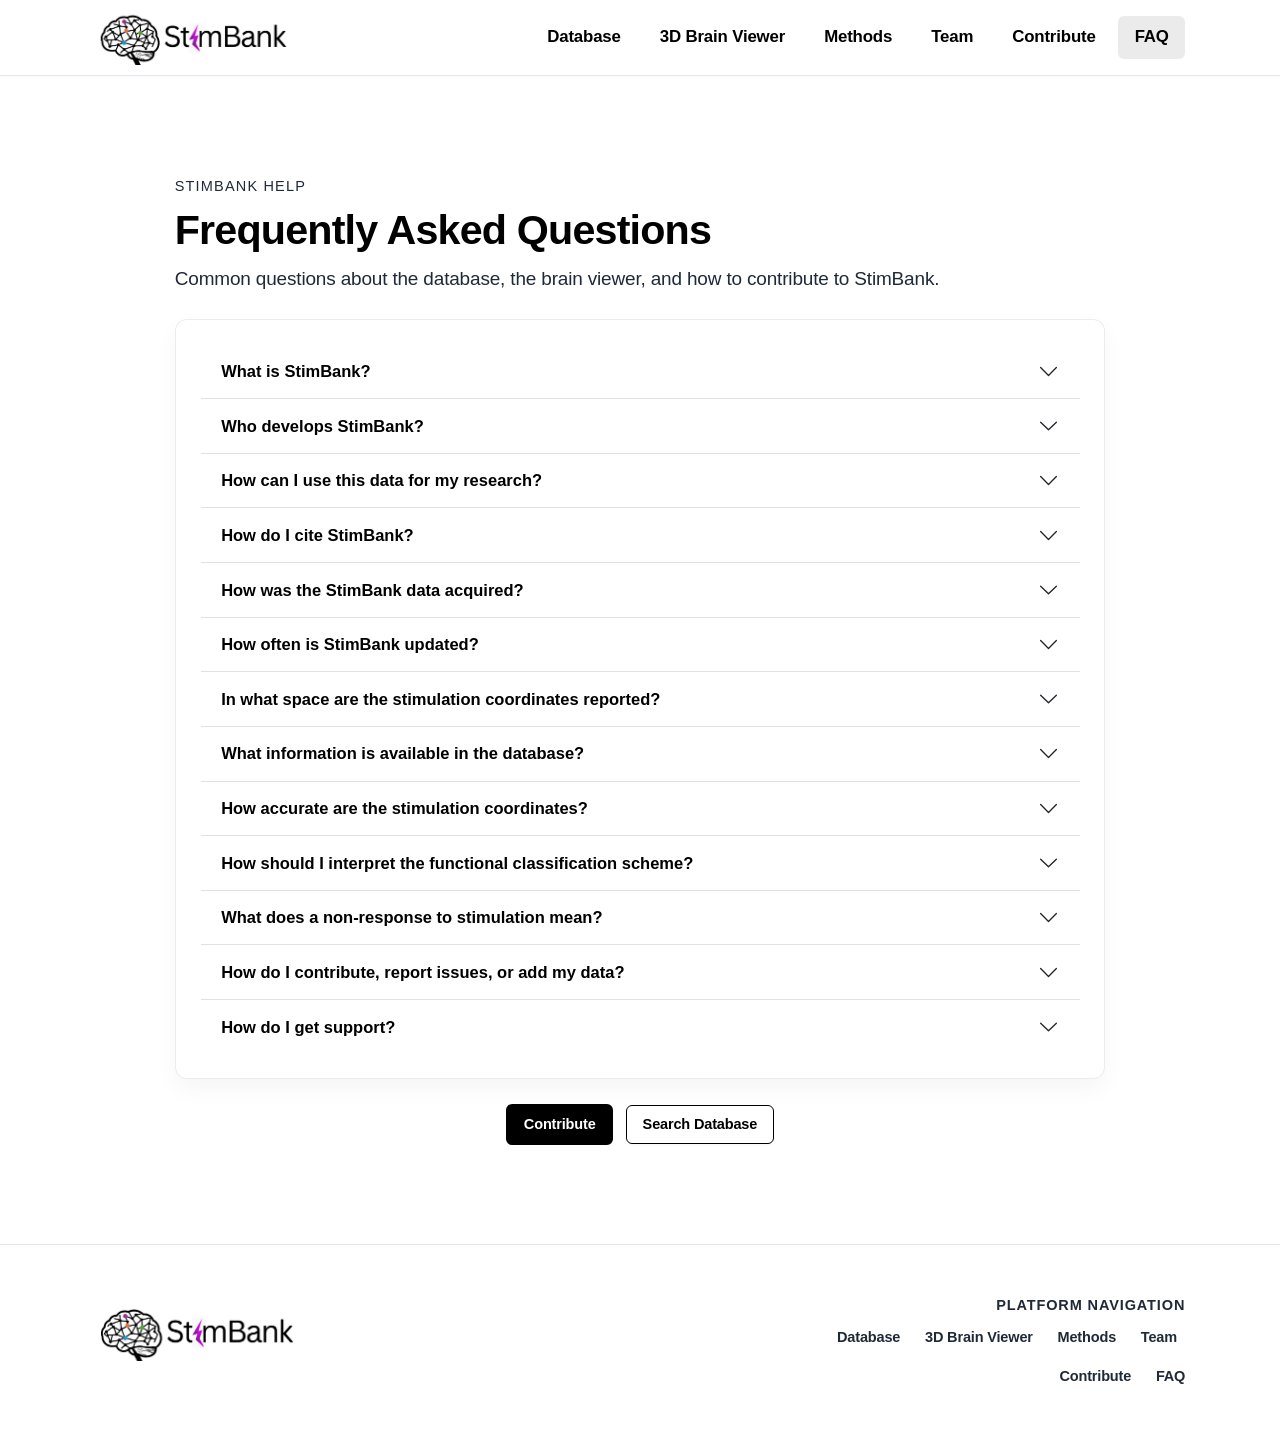
<file: faq.html>
<!DOCTYPE html>
<html lang="en">
<head>
  <meta charset="UTF-8">
  <meta name="viewport" content="width=device-width, initial-scale=1.0">
  <title>FAQ — StimBank</title>
  <meta name="description" content="Frequently asked questions about the StimBank database, 3D brain viewer, and contribution process.">

  <link href="https://cdn.jsdelivr.net/npm/bootstrap@5.3.3/dist/css/bootstrap.min.css" rel="stylesheet">
  <link rel="stylesheet" href="static/css/ebs_custom.css">
  <style>
    .faq-card {
      background: rgba(255,255,255,0.96);
      border: 1px solid rgba(15, 23, 42, 0.08);
      border-radius: 12px;
      box-shadow: 0 10px 24px rgba(15, 23, 42, 0.04);
    }

    .faq-answer {
      color: var(--text-secondary);
      line-height: 1.7;
      font-size: 0.97rem;
    }

    .faq-item .accordion-button {
      font-weight: 600;
      color: var(--text-primary);
      background: transparent;
      box-shadow: none;
    }

    .faq-item .accordion-button:not(.collapsed) {
      background: rgba(59, 130, 246, 0.04);
      color: var(--text-primary);
    }
  </style>
</head>
<body>
  <nav class="navbar navbar-expand-md fixed-top navbar-stimbank">
    <div class="container px-4">
      <a class="navbar-brand" href="index.html">
        <img src="static/images/Stimbanklogo2.jpeg" alt="StimBank Logo">
        <span>Stim<b>Bank</b></span>
      </a>

      <button class="navbar-toggler border-0" type="button" data-bs-toggle="collapse" data-bs-target="#navbarMain">
        <span class="navbar-toggler-icon"></span>
      </button>

      <div class="collapse navbar-collapse justify-content-end" id="navbarMain">
        <ul class="navbar-nav align-items-center">
          <li class="nav-item"><a class="nav-link" href="explorer.html">Database</a></li>
          <li class="nav-item"><a class="nav-link" href="viewer.html">3D Brain Viewer</a></li>
          <li class="nav-item"><a class="nav-link" href="methods.html">Methods</a></li>
          <li class="nav-item"><a class="nav-link" href="team.html">Team</a></li>
          <li class="nav-item"><a class="nav-link" href="contribute.html">Contribute</a></li>
          <li class="nav-item"><a class="nav-link active" href="faq.html">FAQ</a></li>
        </ul>
      </div>
    </div>
  </nav>

  <div class="container px-4 py-5" style="max-width: 980px; padding-top: 5rem !important;">
    <div class="mb-4">
      <div class="text-uppercase small mb-2" style="letter-spacing: 0.08em; color: var(--text-secondary); font-size: 0.78rem;">
        StimBank Help
      </div>
      <h1 class="display-6 fw-bold mb-2" style="letter-spacing: -0.02em;">Frequently Asked Questions</h1>
      <p class="lead text-secondary mb-0" style="font-size: 1.02rem; max-width: 820px;">
        Common questions about the database, the brain viewer, and how to contribute to StimBank.
      </p>
    </div>

    <div class="faq-card p-3 p-md-4">
      <div class="accordion" id="faqAccordion">
        <div class="accordion-item faq-item border-0 border-bottom">
          <h2 class="accordion-header">
            <button class="accordion-button collapsed" type="button" data-bs-toggle="collapse" data-bs-target="#faq1">
              What is StimBank?
            </button>
          </h2>
          <div id="faq1" class="accordion-collapse collapse" data-bs-parent="#faqAccordion">
            <div class="accordion-body faq-answer">
              StimBank is an open database of 16,687 functional responses and non-responses to acute intracranial stimulation in humans.
            </div>
          </div>
        </div>

        <div class="accordion-item faq-item border-0 border-bottom">
          <h2 class="accordion-header">
            <button class="accordion-button collapsed" type="button" data-bs-toggle="collapse" data-bs-target="#faq2">
              Who develops StimBank?
            </button>
          </h2>
          <div id="faq2" class="accordion-collapse collapse" data-bs-parent="#faqAccordion">
            <div class="accordion-body faq-answer">
              StimBank is a collaborative effort originating from the MENDLab at the Center for Brain Circuit Therapeutics at Mass General Brigham and Harvard Medical School. This project is currently unfunded. Learn more on our <a href="team.html" class="text-decoration-underline">Team</a> page.
            </div>
          </div>
        </div>

        <div class="accordion-item faq-item border-0 border-bottom">
          <h2 class="accordion-header">
            <button class="accordion-button collapsed" type="button" data-bs-toggle="collapse" data-bs-target="#faq3">
              How can I use this data for my research?
            </button>
          </h2>
          <div id="faq3" class="accordion-collapse collapse" data-bs-parent="#faqAccordion">
            <div class="accordion-body faq-answer">
              You can browse and download the data through our <a href="explorer.html" class="text-decoration-underline">database page</a>. The data is openly available under the XXX license. In short, this means that you can… Read more here [link].
            </div>
          </div>
        </div>

        <div class="accordion-item faq-item border-0 border-bottom">
          <h2 class="accordion-header">
            <button class="accordion-button collapsed" type="button" data-bs-toggle="collapse" data-bs-target="#faq4">
              How do I cite StimBank?
            </button>
          </h2>
          <div id="faq4" class="accordion-collapse collapse" data-bs-parent="#faqAccordion">
            <div class="accordion-body faq-answer">
              Please make sure to cite XXX in every publication that uses the StimBank. We also suggest that you cite the original studies from which the data you used was derived.
            </div>
          </div>
        </div>

        <div class="accordion-item faq-item border-0 border-bottom">
          <h2 class="accordion-header">
            <button class="accordion-button collapsed" type="button" data-bs-toggle="collapse" data-bs-target="#faq5">
              How was the StimBank data acquired?
            </button>
          </h2>
          <div id="faq5" class="accordion-collapse collapse" data-bs-parent="#faqAccordion">
            <div class="accordion-body faq-answer">
              In short, data were manually extracted and curated by human researchers through a systematic review of the literature, encompassing 269 studies. Stimulation sites were localized based on reported coordinates or available figures. Functional responses were categorized using a hierarchical classification scheme adapted from the ILAE seizure semiological feature classification. For more detail, see our <a href="methods.html" class="text-decoration-underline">Methods</a> page.
              <br><br>
              Although we took great care in collecting this data and used inter-rater agreement procedures when possible, errors might be inevitable in a database of this scale. If you notice an error, please submit a correction through our <a href="contribute.html" class="text-decoration-underline">Contact form</a>.
            </div>
          </div>
        </div>

        <div class="accordion-item faq-item border-0 border-bottom">
          <h2 class="accordion-header">
            <button class="accordion-button collapsed" type="button" data-bs-toggle="collapse" data-bs-target="#faq6">
              How often is StimBank updated?
            </button>
          </h2>
          <div id="faq6" class="accordion-collapse collapse" data-bs-parent="#faqAccordion">
            <div class="accordion-body faq-answer">
              We hope to release StimBank updates periodically in the future. However, since the project is currently unfunded, we are unsure how often and for how long we would be able to do this.
            </div>
          </div>
        </div>

        <div class="accordion-item faq-item border-0 border-bottom">
          <h2 class="accordion-header">
            <button class="accordion-button collapsed" type="button" data-bs-toggle="collapse" data-bs-target="#faq7">
              In what space are the stimulation coordinates reported?
            </button>
          </h2>
          <div id="faq7" class="accordion-collapse collapse" data-bs-parent="#faqAccordion">
            <div class="accordion-body faq-answer">
              StimBank uses the <a href="https://nist.mni.mcgill.ca/icbm-152-nonlinear-atlases-2009/" class="text-decoration-underline" target="_blank" rel="noopener noreferrer">MNI152 non-linear asymmetric 2009b template space</a>.
            </div>
          </div>
        </div>

        <div class="accordion-item faq-item border-0 border-bottom">
          <h2 class="accordion-header">
            <button class="accordion-button collapsed" type="button" data-bs-toggle="collapse" data-bs-target="#faq8">
              What information is available in the database?
            </button>
          </h2>
          <div id="faq8" class="accordion-collapse collapse" data-bs-parent="#faqAccordion">
            <div class="accordion-body faq-answer">
              Each entry in the database represents a unique stimulation event (N = 16,687). The primary information included in the database is the stimulation site location (MNI coordinates) and the nature of the evoked functional response. The database includes both the response type as categorized in our hierarchical classification scheme, and the response description as reported in the original paper. Besides that, it also includes, for each stimulation, basic information on the study, patient, and stimulation procedure and parameters. For more detail, see our <a href="methods.html" class="text-decoration-underline">Methods</a> page.
            </div>
          </div>
        </div>

        <div class="accordion-item faq-item border-0 border-bottom">
          <h2 class="accordion-header">
            <button class="accordion-button collapsed" type="button" data-bs-toggle="collapse" data-bs-target="#faq9">
              How accurate are the stimulation coordinates?
            </button>
          </h2>
          <div id="faq9" class="accordion-collapse collapse" data-bs-parent="#faqAccordion">
            <div class="accordion-body faq-answer">
              Stimulation sites were localized using coordinates reported in the original publications or estimated from available figures. This means that the precision of localization may vary across entries. Despite this limitation, we believe that StimBank provides a valuable resource for investigating brain function, especially when aggregating stimulation sites across studies. Users should still consider potential localization uncertainty when interpreting the data or conducting analyses that depend on precise anatomical localization.
            </div>
          </div>
        </div>

        <div class="accordion-item faq-item border-0 border-bottom">
          <h2 class="accordion-header">
            <button class="accordion-button collapsed" type="button" data-bs-toggle="collapse" data-bs-target="#faq10">
              How should I interpret the functional classification scheme?
            </button>
          </h2>
          <div id="faq10" class="accordion-collapse collapse" data-bs-parent="#faqAccordion">
            <div class="accordion-body faq-answer">
              Classifying brain function into discrete categories is inherently challenging, as functional domains often overlap and their boundaries depend, in part, on arbitrary concepts. It is likely that no classification scheme can fully capture the complexity of human brain function. StimBank's hierarchical classification scheme was adapted from the ILAE seizure semiological feature classification, with refinements to better capture the diversity of functional responses evoked by intracranial stimulation. Of note, domains and sub-domains are not mutually exclusive, and a single response could be classified under multiple domains or sub-domains. Rather than claiming to provide a definitive ontology of functional responses to stimulation, we aimed to establish a transparent and reproducible framework with clearly defined categories and procedures to promote consistency in classification. We also retained the response descriptions reported in the original publications, allowing users to reclassify responses according to their own research questions or alternative classification schemes.
            </div>
          </div>
        </div>

        <div class="accordion-item faq-item border-0 border-bottom">
          <h2 class="accordion-header">
            <button class="accordion-button collapsed" type="button" data-bs-toggle="collapse" data-bs-target="#faq11">
              What does a non-response to stimulation mean?
            </button>
          </h2>
          <div id="faq11" class="accordion-collapse collapse" data-bs-parent="#faqAccordion">
            <div class="accordion-body faq-answer">
              A non-response indicates that no functional effect was reported or identified under the conditions described in the original study. It might be the case, for example, that the stimulated site is involved in functions that were not directly assessed, that stimulation evoked covert responses that were not spontaneously reported by the patient, or that the stimulation amplitude was insufficient to elicit a detectable response.
            </div>
          </div>
        </div>

        <div class="accordion-item faq-item border-0 border-bottom">
          <h2 class="accordion-header">
            <button class="accordion-button collapsed" type="button" data-bs-toggle="collapse" data-bs-target="#faq12">
              How do I contribute, report issues, or add my data?
            </button>
          </h2>
          <div id="faq12" class="accordion-collapse collapse" data-bs-parent="#faqAccordion">
            <div class="accordion-body faq-answer">
              If you’d like to contribute data, submit corrections or feedback, or contribute to the project, please fill our <a href="contribute.html" class="text-decoration-underline">Contact form</a>.
            </div>
          </div>
        </div>

        <div class="accordion-item faq-item border-0">
          <h2 class="accordion-header">
            <button class="accordion-button collapsed" type="button" data-bs-toggle="collapse" data-bs-target="#faq13">
              How do I get support?
            </button>
          </h2>
          <div id="faq13" class="accordion-collapse collapse" data-bs-parent="#faqAccordion">
            <div class="accordion-body faq-answer">
              You are welcome to contact our team, however, since StimBank is currently unfunded, please note that support resources may be limited.
            </div>
          </div>
        </div>
      </div>
    </div>

    <div class="text-center pt-4">
      <a href="contribute.html" class="btn-stimbank-primary btn-stimbank-sm me-2">Contribute</a>
      <a href="explorer.html" class="btn-stimbank-secondary btn-stimbank-sm">Search Database</a>
    </div>
  </div>

  <footer class="stimbank-footer mt-5">
    <div class="container px-4">
      <div class="row gy-4 align-items-center">
        <div class="col-md-7">
          <div class="d-flex align-items-center gap-2 mb-3">
            <img src="static/images/Stimbanklogo2.jpeg" alt="StimBank" style="height: 56px; width: auto; object-fit: contain;">
          </div>
        </div>
        <div class="col-md-5 text-md-end">
          <div class="text-uppercase small fw-bold text-secondary mb-2" style="font-size: 0.72rem; letter-spacing: 0.06em;">Platform Navigation</div>
          <ul class="list-inline small mb-0 d-flex flex-wrap justify-content-md-end gap-3">
            <li class="list-inline-item"><a href="explorer.html">Database</a></li>
            <li class="list-inline-item"><a href="viewer.html">3D Brain Viewer</a></li>
            <li class="list-inline-item"><a href="methods.html">Methods</a></li>
            <li class="list-inline-item"><a href="team.html">Team</a></li>
            <li class="list-inline-item"><a href="contribute.html">Contribute</a></li>
            <li class="list-inline-item"><a href="faq.html">FAQ</a></li>
          </ul>
        </div>
      </div>
    </div>
  </footer>

  <script src="https://cdn.jsdelivr.net/npm/bootstrap@5.3.3/dist/js/bootstrap.bundle.min.js"></script>
</body>
</html>
</file>
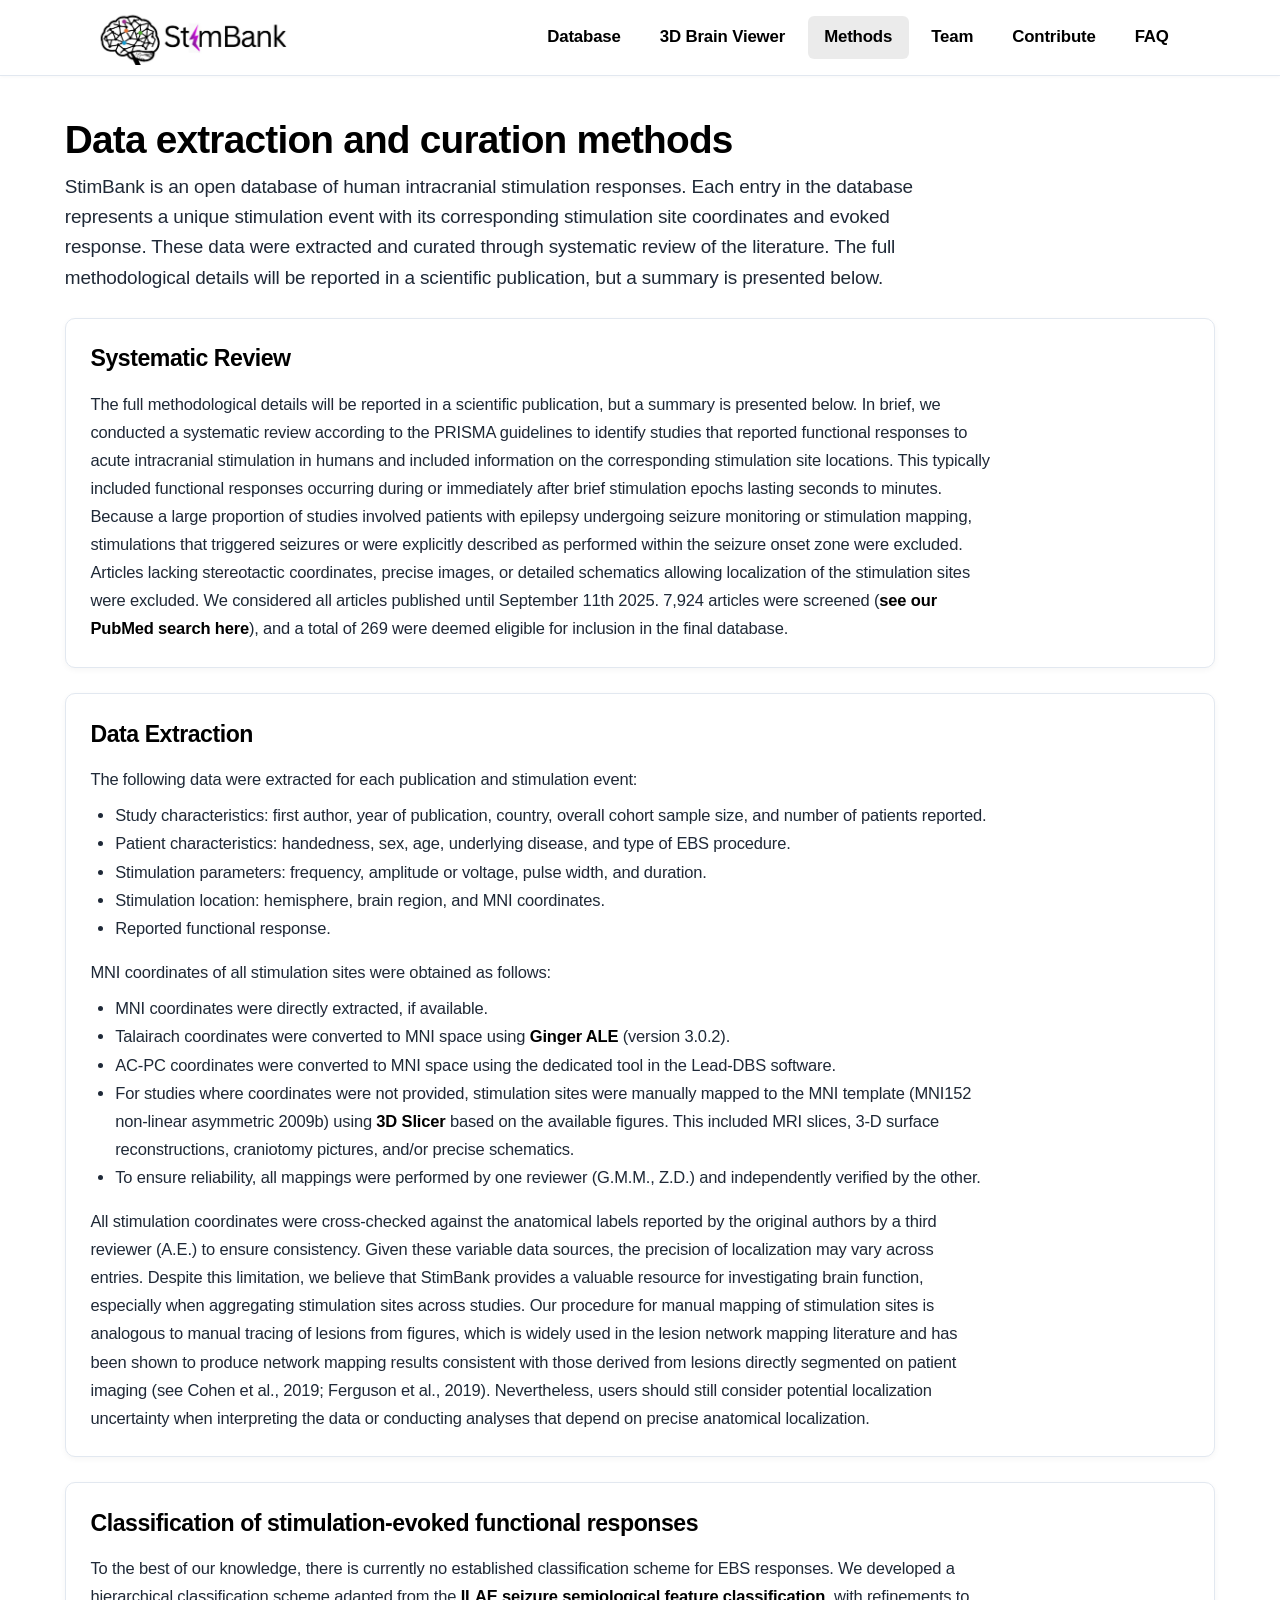
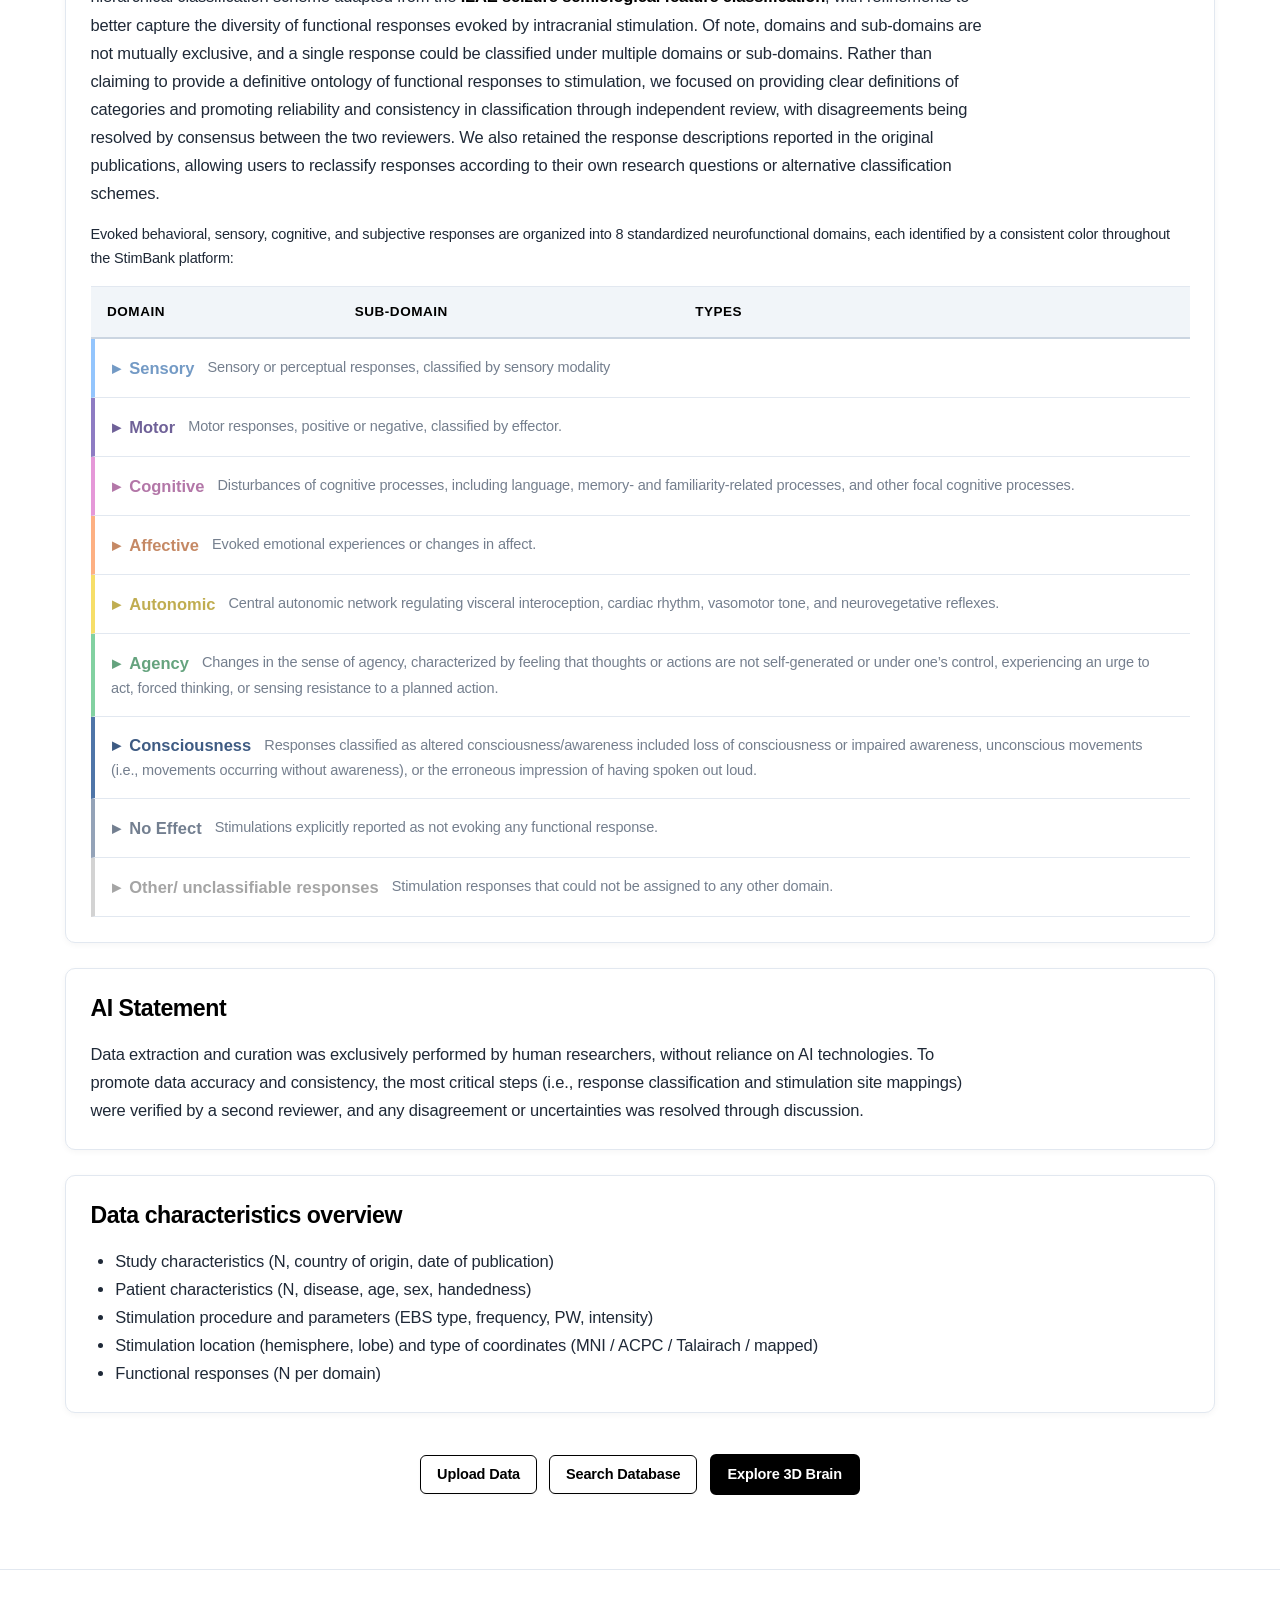
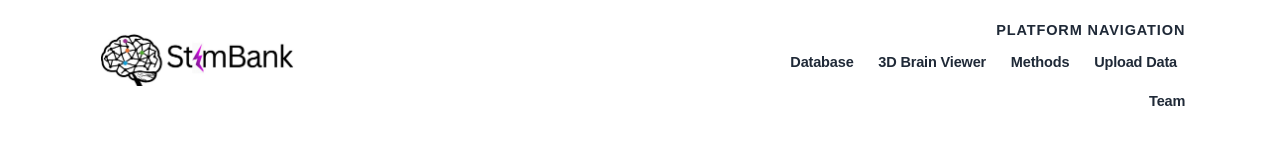
<file: methods.html>
<!DOCTYPE html>
<html lang="en">
<head>
  <meta charset="UTF-8">
  <meta name="viewport" content="width=device-width, initial-scale=1.0">
  <title>StimBank - Methods</title>

  <!-- Bootstrap 5 CSS -->
  <link href="https://cdn.jsdelivr.net/npm/bootstrap@5.3.3/dist/css/bootstrap.min.css" rel="stylesheet">

  <!-- StimBank Custom Design System -->
  <link rel="stylesheet" href="static/css/ebs_custom.css">
</head>
<body>

  <!-- Navigation: Minimal horizontal navigation -->
  <nav class="navbar navbar-expand-md fixed-top navbar-stimbank">
    <div class="container px-4">
      <a class="navbar-brand" href="index.html">
        <img src="static/images/Stimbanklogo2.jpeg" alt="StimBank Logo">
        <span>Stim<b>Bank</b></span>
      </a>

      <button class="navbar-toggler border-0" type="button" data-bs-toggle="collapse" data-bs-target="#navbarMain">
        <span class="navbar-toggler-icon"></span>
      </button>

      <div class="collapse navbar-collapse justify-content-end" id="navbarMain">
        <ul class="navbar-nav align-items-center">
          <li class="nav-item">
            <a class="nav-link" href="explorer.html">Database</a>
          </li>
          <li class="nav-item">
            <a class="nav-link" href="viewer.html">3D Brain Viewer</a>
          </li>
          <li class="nav-item">
            <a class="nav-link active" href="methods.html">Methods</a>
          </li>
          <li class="nav-item">
            <a class="nav-link" href="team.html">Team</a>
          </li>
          <li class="nav-item">
            <a class="nav-link" href="contribute.html">Contribute</a>
          </li>
          <li class="nav-item">
            <a class="nav-link" href="faq.html">FAQ</a>
          </li>
        </ul>
      </div>
    </div>
  </nav>

  <!-- Header & Content: Wider Container with narrower side margins -->
  <div class="container px-4 py-4" style="max-width: 1200px;">
    <div class="mb-4">
      <h1 class="fw-bold mb-2">Data extraction and curation methods</h1>
      <p class="lead text-secondary mb-0" style="font-size: 1.05rem; max-width: 900px;">
        StimBank is an open database of human intracranial stimulation responses. Each entry in the database represents a unique stimulation event with its corresponding stimulation site coordinates and evoked response. These data were extracted and curated through systematic review of the literature. The full methodological details will be reported in a scientific publication, but a summary is presented below.
      </p>
    </div>

    <div class="stimbank-card p-4 mb-4">
      <h3 class="fw-bold mb-3">Systematic Review</h3>
      <p class="text-secondary mb-0" style="font-size: 1.0rem; line-height: 1.7; max-width: 900px;">
        The full methodological details will be reported in a scientific publication, but a summary is presented below. In brief, we conducted a systematic review according to the PRISMA guidelines to identify studies that reported functional responses to acute intracranial stimulation in humans and included information on the corresponding stimulation site locations. This typically included functional responses occurring during or immediately after brief stimulation epochs lasting seconds to minutes. Because a large proportion of studies involved patients with epilepsy undergoing seizure monitoring or stimulation mapping, stimulations that triggered seizures or were explicitly described as performed within the seizure onset zone were excluded. Articles lacking stereotactic coordinates, precise images, or detailed schematics allowing localization of the stimulation sites were excluded. We considered all articles published until September 11th 2025. 7,924 articles were screened (<a href="https://pubmed.ncbi.nlm.nih.gov/?term=%28%28%22SEEG%22%5BTitle%2FAbstract%5D+OR+%22stereo-EEG%22%5BTitle%2FAbstract%5D+OR+%22electrical+stimulation%22%5BTitle%2FAbstract%5D+OR+%22stereo+EEG%22%5BTitle%2FAbstract%5D+OR+%22stereoencephalograph*%22%5BTitle%2FAbstract%5D+OR+%22stereo-electro-encephalograph*%22%5BTitle%2FAbstract%5D+OR+%22intracranial+electroencephalograph*%22%5BTitle%2FAbstract%5D+OR+%22electrical+cortical+stimulation%22%5BTitle%2FAbstract%5D+OR+%22cortical+electrical+stimulation%22%5BTitle%2FAbstract%5D+OR+%22direct+electrical+stimulation%22%5BTitle%2FAbstract%5D+OR+%22intracranial+electrical+stimulation%22%5BTitle%2FAbstract%5D+OR+%22direct+stimulation%22%5BTitle%2FAbstract%5D+OR+%22cortical+mapping*%22%5BTitle%2FAbstract%5D+OR+%22functional+mapping*%22%5BTitle%2FAbstract%5D+OR+%22brain+stimulation%22%5BTitle%2FAbstract%5D%29+AND+%28%22epilep*%22%5BTitle%2FAbstract%5D+OR+%22awake%22%5BTitle%2FAbstract%5D+OR+%22craniotom*%22%5BTitle%2FAbstract%5D+OR+%22glioma%22%5BTitle%2FAbstract%5D%29%29&filter=dates.1000%2F1%2F1-2025%2F9%2F11" target="_blank" rel="noopener noreferrer">see our PubMed search here</a>), and a total of 269 were deemed eligible for inclusion in the final database.
      </p>
    </div>

    <div class="stimbank-card p-4 mb-4">
      <h3 class="fw-bold mb-3">Data Extraction</h3>
      <p class="text-secondary mb-2" style="font-size: 1.0rem; line-height: 1.7; max-width: 900px;">
        The following data were extracted for each publication and stimulation event:
      </p>
      <ul class="text-secondary mb-3 ps-4" style="font-size: 1.0rem; line-height: 1.7; max-width: 900px;">
        <li>Study characteristics: first author, year of publication, country, overall cohort sample size, and number of patients reported.</li>
        <li>Patient characteristics: handedness, sex, age, underlying disease, and type of EBS procedure.</li>
        <li>Stimulation parameters: frequency, amplitude or voltage, pulse width, and duration.</li>
        <li>Stimulation location: hemisphere, brain region, and MNI coordinates.</li>
        <li>Reported functional response.</li>
      </ul>
      <p class="text-secondary mb-2" style="font-size: 1.0rem; line-height: 1.7; max-width: 900px;">
        MNI coordinates of all stimulation sites were obtained as follows:
      </p>
      <ul class="text-secondary mb-3 ps-4" style="font-size: 1.0rem; line-height: 1.7; max-width: 900px;">
        <li>MNI coordinates were directly extracted, if available.</li>
        <li>Talairach coordinates were converted to MNI space using <a href="https://www.brainmap.org/ale/" target="_blank" rel="noopener noreferrer">Ginger ALE</a> (version 3.0.2).</li>
        <li>AC-PC coordinates were converted to MNI space using the dedicated tool in the Lead-DBS software.</li>
        <li>For studies where coordinates were not provided, stimulation sites were manually mapped to the MNI template (MNI152 non-linear asymmetric 2009b) using <a href="https://www.slicer.org/" target="_blank" rel="noopener noreferrer">3D Slicer</a> based on the available figures. This included MRI slices, 3-D surface reconstructions, craniotomy pictures, and/or precise schematics.</li>
        <li>To ensure reliability, all mappings were performed by one reviewer (G.M.M., Z.D.) and independently verified by the other.</li>
      </ul>
      <p class="text-secondary mb-0" style="font-size: 1.0rem; line-height: 1.7; max-width: 900px;">
        All stimulation coordinates were cross-checked against the anatomical labels reported by the original authors by a third reviewer (A.E.) to ensure consistency. Given these variable data sources, the precision of localization may vary across entries. Despite this limitation, we believe that StimBank provides a valuable resource for investigating brain function, especially when aggregating stimulation sites across studies. Our procedure for manual mapping of stimulation sites is analogous to manual tracing of lesions from figures, which is widely used in the lesion network mapping literature and has been shown to produce network mapping results consistent with those derived from lesions directly segmented on patient imaging (see Cohen et al., 2019; Ferguson et al., 2019). Nevertheless, users should still consider potential localization uncertainty when interpreting the data or conducting analyses that depend on precise anatomical localization.
      </p>
    </div>

    <div class="stimbank-card p-4 mb-4">
      <h3 class="fw-bold mb-3">Classification of stimulation-evoked functional responses</h3>
      <p class="text-secondary mb-3" style="font-size: 1.0rem; line-height: 1.7; max-width: 900px;">
        To the best of our knowledge, there is currently no established classification scheme for EBS responses. We developed a hierarchical classification scheme adapted from the <a href="https://onlinelibrary.wiley.com/doi/full/10.1111/epi.18338?msockid=07654cd4cf5064212c8c5a08ced5659c" target="_blank" rel="noopener noreferrer">ILAE seizure semiological feature classification</a>, with refinements to better capture the diversity of functional responses evoked by intracranial stimulation. Of note, domains and sub-domains are not mutually exclusive, and a single response could be classified under multiple domains or sub-domains. Rather than claiming to provide a definitive ontology of functional responses to stimulation, we focused on providing clear definitions of categories and promoting reliability and consistency in classification through independent review, with disagreements being resolved by consensus between the two reviewers. We also retained the response descriptions reported in the original publications, allowing users to reclassify responses according to their own research questions or alternative classification schemes.
      </p>

      <p class="small text-secondary mb-3">
        Evoked behavioral, sensory, cognitive, and subjective responses are organized into 8 standardized neurofunctional domains, each identified by a consistent color throughout the StimBank platform:
      </p>

      <div class="table-responsive">
        <table class="table-stimbank small">
          <thead>
            <tr>
              <th style="min-width: 160px;">Domain</th>
              <th style="min-width: 220px;">Sub-domain</th>
              <th style="min-width: 330px;">Types</th>
            </tr>
          </thead>
          <tbody id="taxonomyTableBody"></tbody>
        </table>
      </div>

      <script src="data/ebs_dataset.js?v=2.5"></script>
      <script>
        document.addEventListener('DOMContentLoaded', function () {
          const tableBody = document.getElementById('taxonomyTableBody');
          if (!tableBody) return;

          const dataset = window.EBS_DATASET || null;
          const taxonomy = dataset && dataset.taxonomy ? dataset.taxonomy : null;

          if (!taxonomy) {
            tableBody.innerHTML = '<tr><td colspan="3">Taxonomy data is not available.</td></tr>';
            return;
          }

          const domainNames = Object.keys(taxonomy);

          const escapeHtml = (value) => String(value)
            .replace(/&/g, '&amp;')
            .replace(/</g, '&lt;')
            .replace(/>/g, '&gt;')
            .replace(/\"/g, '&quot;')
            .replace(/'/g, '&#039;');

          const darkenColor = (hex) => {
            const clean = (hex || '#6B7280').replace('#', '');
            const full = clean.length === 3 ? clean.split('').map((char) => char + char).join('') : clean;
            const r = parseInt(full.slice(0, 2), 16);
            const g = parseInt(full.slice(2, 4), 16);
            const b = parseInt(full.slice(4, 6), 16);

            const factor = 0.78;
            const darkerR = Math.round(r * factor);
            const darkerG = Math.round(g * factor);
            const darkerB = Math.round(b * factor);

            return `rgb(${darkerR}, ${darkerG}, ${darkerB})`;
          };

          const rows = domainNames.flatMap((domainName) => {
            const domain = taxonomy[domainName] || {};
            const domainColor = domain.color || '#6B7280';
            const domainText = darkenColor(domainColor);
            const subdomains = Array.isArray(domain.subdomains) ? domain.subdomains : [];
            const domainClass = domainName.replace(/[^a-zA-Z0-9-_]/g, '-');

            const domainRow = `
              <tr class="taxonomy-domain-row" style="background: #FFFFFF; color: ${domainText};">
                <td colspan="3" style="border-left: 4px solid ${domainColor}; background: #FFFFFF;">
                  <button class="btn btn-link p-0 text-decoration-none fw-bold domain-toggle" type="button" data-domain-class="${domainClass}" data-domain-name="${escapeHtml(domainName)}" style="color: ${domainText};">
                    <span class="me-2">▸</span>${domainName}
                  </button>
                  <span class="small opacity-75 ms-2" style="color: #475569;">${escapeHtml(domain.description || domain.desc || '')}</span>
                </td>
              </tr>
            `;

            const subRows = subdomains.map((subdomain) => {
              const responseTypes = Array.isArray(subdomain.response_types) ? subdomain.response_types : [];
              const typeMarkup = responseTypes.length
                ? responseTypes.map((typeName) => `<div class="response-type-item">${escapeHtml(typeName)}</div>`).join('')
                : '<span class="text-secondary small fst-italic">No specific response types listed.</span>';

              return `
                <tr class="taxonomy-subdomain-row taxonomy-domain-${domainClass}" style="display: none; background: #FFFFFF;">
                  <td style="border-left: 4px solid ${domainColor}; background: #FFFFFF;">
                    <span class="fw-semibold" style="color: ${domainText};">${escapeHtml(subdomain.name || '')}</span>
                  </td>
                  <td style="background: #FFFFFF; color: #334155;">${escapeHtml(subdomain.desc || '')}</td>
                  <td style="background: #FFFFFF; color: #334155;">
                    ${typeMarkup}
                  </td>
                </tr>
              `;
            }).join('');

            return [domainRow, ...subRows ? [subRows] : []].flat();
          });

          tableBody.innerHTML = rows.join('');

          document.querySelectorAll('.domain-toggle').forEach((button) => {
            button.addEventListener('click', function () {
              const domainClass = this.dataset.domainClass;
              const rowsToToggle = document.querySelectorAll(`.taxonomy-domain-${domainClass}`);
              const isVisible = rowsToToggle.length > 0 && rowsToToggle[0].style.display !== 'none';

              document.querySelectorAll('.domain-toggle').forEach((domainButton) => {
                const buttonDomainClass = domainButton.dataset.domainClass;
                const domainRows = document.querySelectorAll(`.taxonomy-domain-${buttonDomainClass}`);
                const shouldShow = domainButton === this && !isVisible;

                domainRows.forEach((row) => {
                  row.style.display = shouldShow ? '' : 'none';
                });

                const arrow = domainButton.querySelector('span');
                if (arrow) arrow.textContent = shouldShow ? '▾' : '▸';
              });
            });
          });

        });
      </script>

    </div>

    <div class="stimbank-card p-4 mb-4">
      <h3 class="fw-bold mb-3">AI Statement</h3>
      <p class="text-secondary mb-0" style="font-size: 1.0rem; line-height: 1.7; max-width: 900px;">
        Data extraction and curation was exclusively performed by human researchers, without reliance on AI technologies. To promote data accuracy and consistency, the most critical steps (i.e., response classification and stimulation site mappings) were verified by a second reviewer, and any disagreement or uncertainties was resolved through discussion.
      </p>
    </div>

    <div class="stimbank-card p-4 mb-4">
      <h3 class="fw-bold mb-3">Data characteristics overview</h3>
      <ul class="text-secondary mb-0 ps-4" style="font-size: 1.0rem; line-height: 1.7; max-width: 900px;">
        <li>Study characteristics (N, country of origin, date of publication)</li>
        <li>Patient characteristics (N, disease, age, sex, handedness)</li>
        <li>Stimulation procedure and parameters (EBS type, frequency, PW, intensity)</li>
        <li>Stimulation location (hemisphere, lobe) and type of coordinates (MNI / ACPC / Talairach / mapped)</li>
        <li>Functional responses (N per domain)</li>
      </ul>
    </div>

    <div class="text-center pt-3">
      <a href="importer.html" class="btn-stimbank-secondary btn-stimbank-sm me-2">Upload Data</a>
      <a href="explorer.html" class="btn-stimbank-secondary btn-stimbank-sm me-2">Search Database</a>
      <a href="viewer.html" class="btn-stimbank-primary btn-stimbank-sm">Explore 3D Brain</a>
    </div>
  </div>

  <!-- Footer -->
  <footer class="stimbank-footer mt-5">
    <div class="container px-4">
      <div class="row gy-4 align-items-center">
        <div class="col-md-7">
          <div class="d-flex align-items-center gap-2 mb-3">
            <img src="static/images/Stimbanklogo2.jpeg" alt="StimBank" style="height: 56px; width: auto; object-fit: contain;">
          </div>
        </div>
        <div class="col-md-5 text-md-end">
          <div class="text-uppercase small fw-bold text-secondary mb-2" style="font-size: 0.72rem; letter-spacing: 0.06em;">Platform Navigation</div>
          <ul class="list-inline small mb-0 d-flex flex-wrap justify-content-md-end gap-3">
            <li class="list-inline-item"><a href="explorer.html">Database</a></li>
            <li class="list-inline-item"><a href="viewer.html">3D Brain Viewer</a></li>
            <li class="list-inline-item"><a href="methods.html">Methods</a></li>
            <li class="list-inline-item"><a href="importer.html">Upload Data</a></li>
            <li class="list-inline-item"><a href="team.html">Team</a></li>
          </ul>
        </div>
      </div>
    </div>
  </footer>

  <!-- Bootstrap 5 JS -->
  <script src="https://cdn.jsdelivr.net/npm/bootstrap@5.3.3/dist/js/bootstrap.bundle.min.js"></script>
</body>
</html>
</file>
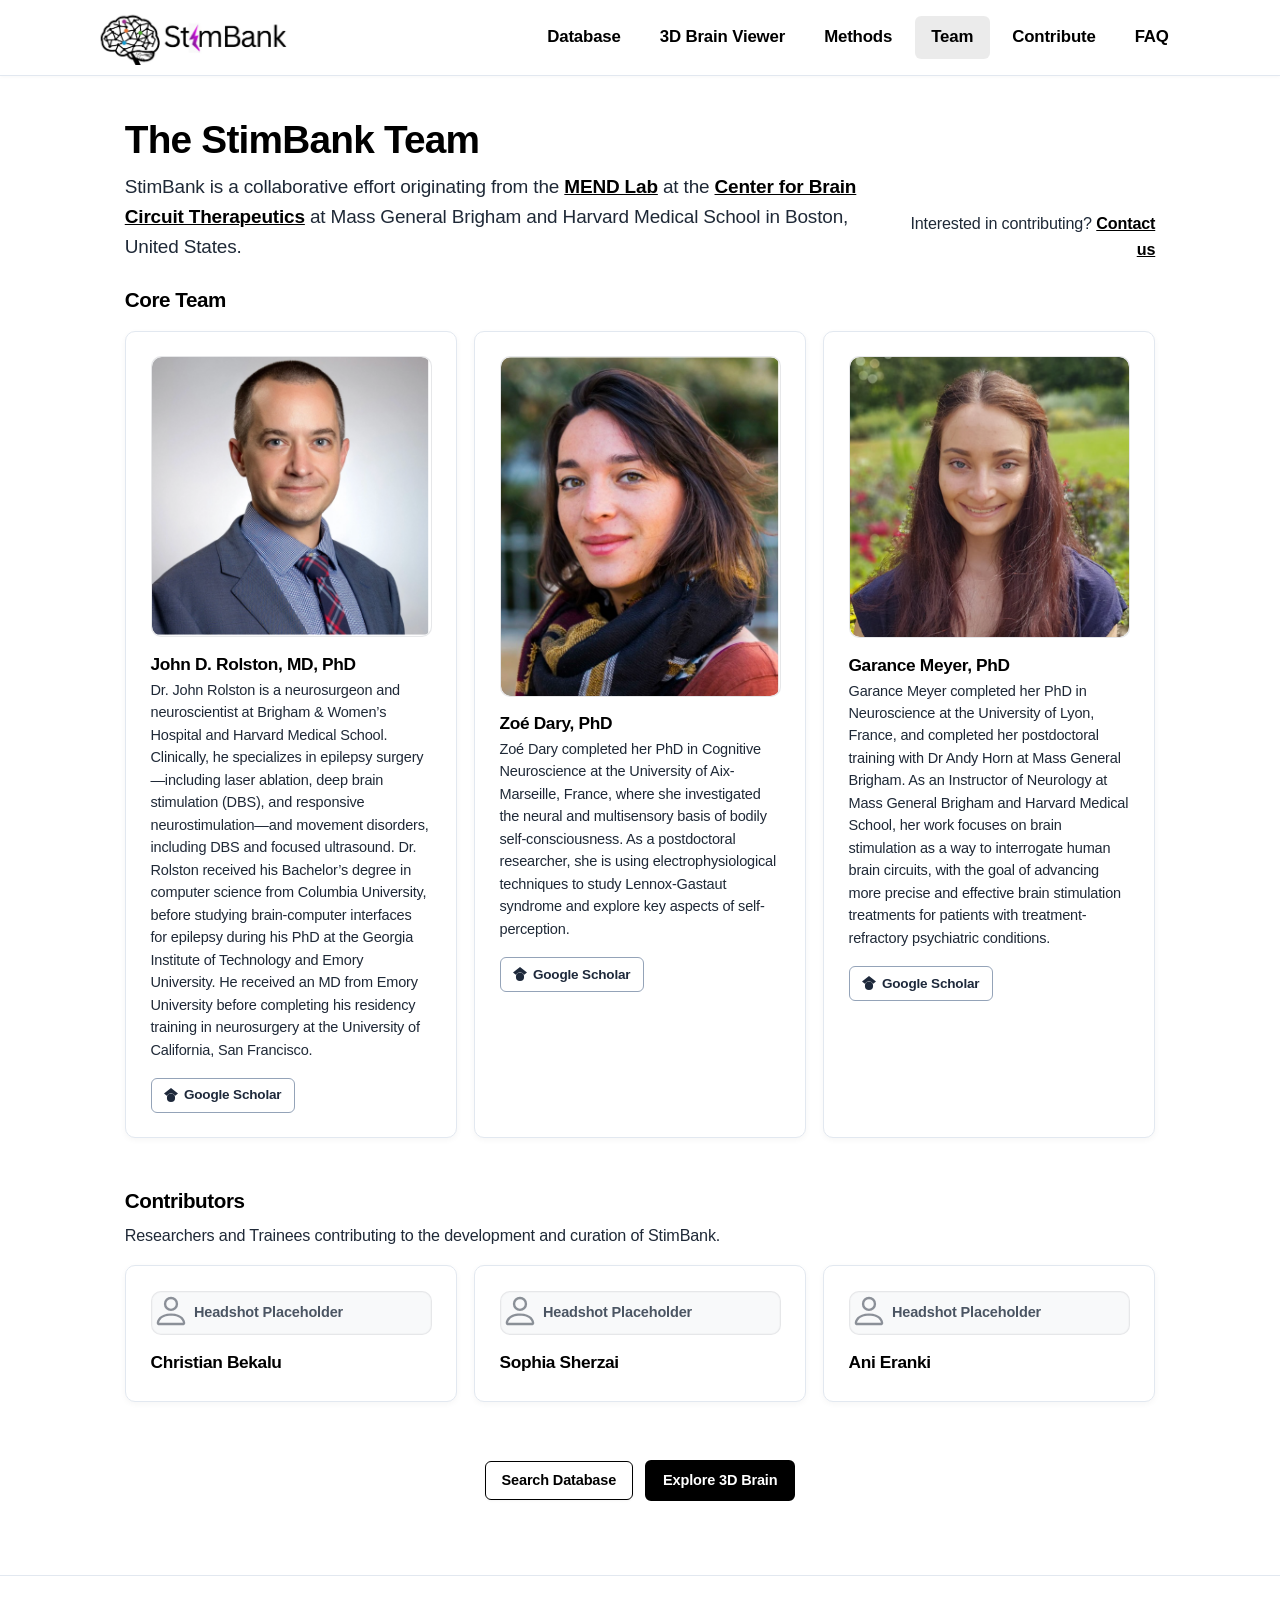
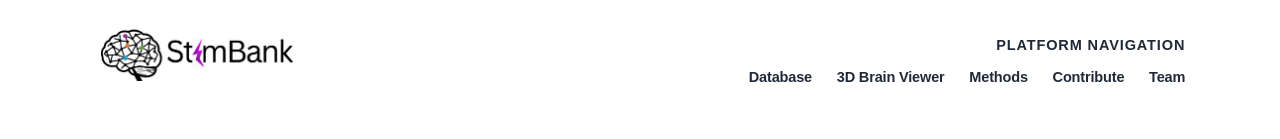
<file: team.html>
<!DOCTYPE html>
<html lang="en">
<head>
  <meta charset="UTF-8">
  <meta name="viewport" content="width=device-width, initial-scale=1.0">
  <title>StimBank - Research Team &amp; Collaborators</title>

  <!-- Bootstrap 5 CSS -->
  <link href="https://cdn.jsdelivr.net/npm/bootstrap@5.3.3/dist/css/bootstrap.min.css" rel="stylesheet">

  <!-- StimBank Custom Design System -->
  <link rel="stylesheet" href="static/css/ebs_custom.css">
  <style>
    .headshot-placeholder-box {
      width: 100%;
      background-color: var(--surface-muted);
      border-radius: 10px;
      overflow: hidden;
      border: 1px solid rgba(15, 23, 42, 0.08);
      box-shadow: inset 0 0 0 1px rgba(15, 23, 42, 0.02);
      margin-bottom: 1rem;
      line-height: 0;
    }
    .headshot-placeholder-box img {
      display: block;
      width: 100%;
      height: auto;
      border-radius: 10px;
    }
    .scholar-btn {
      font-size: 0.82rem;
      font-weight: 600;
      color: #1E293B;
      border: 1px solid var(--border-strong);
      background-color: #FFFFFF;
      border-radius: 6px;
      padding: 0.35rem 0.75rem;
      text-decoration: none;
      display: inline-flex;
      align-items: center;
      gap: 6px;
      transition: all 0.15s ease;
    }
    .scholar-btn:hover {
      background-color: #0F172A;
      color: #FFFFFF;
      border-color: #0F172A;
    }
  </style>
</head>
<body>

  <!-- Navigation: Minimal horizontal navigation -->
  <nav class="navbar navbar-expand-md fixed-top navbar-stimbank">
    <div class="container px-4">
      <a class="navbar-brand" href="index.html">
        <img src="static/images/Stimbanklogo2.jpeg" alt="StimBank Logo">
        <span>Stim<b>Bank</b></span>
      </a>

      <button class="navbar-toggler border-0" type="button" data-bs-toggle="collapse" data-bs-target="#navbarMain">
        <span class="navbar-toggler-icon"></span>
      </button>

      <div class="collapse navbar-collapse justify-content-end" id="navbarMain">
        <ul class="navbar-nav align-items-center">
          <li class="nav-item">
            <a class="nav-link" href="explorer.html">Database</a>
          </li>
          <li class="nav-item">
            <a class="nav-link" href="viewer.html">3D Brain Viewer</a>
          </li>
          <li class="nav-item">
            <a class="nav-link" href="methods.html">Methods</a>
          </li>
          <li class="nav-item">
            <a class="nav-link active" href="team.html">Team</a>
          </li>
          <li class="nav-item">
            <a class="nav-link" href="contribute.html">Contribute</a>
          </li>
          <li class="nav-item">
            <a class="nav-link" href="faq.html">FAQ</a>
          </li>
        </ul>
      </div>
    </div>
  </nav>

  <!-- Header -->
  <div class="container px-4 py-4" style="max-width: 1080px;">
    <div class="mb-4">
      <h1 class="fw-bold mb-2">The StimBank Team</h1>
      <div class="row align-items-end g-3">
        <div class="col-lg-9">
          <p class="lead text-secondary mb-0" style="font-size: 1.05rem; max-width: 820px;">
            StimBank is a collaborative effort originating from the <a href="https://www.rolstonlab.com/" target="_blank" rel="noopener noreferrer" class="text-decoration-underline">MEND Lab</a> at the <a href="https://www.massgeneral.org/neurology/research/center-for-brain-circuit-therapeutics" target="_blank" rel="noopener noreferrer" class="text-decoration-underline">Center for Brain Circuit Therapeutics</a> at Mass General Brigham and Harvard Medical School in Boston, United States.
          </p>
        </div>
        <div class="col-lg-3 text-lg-end">
          <p class="text-secondary mb-0" style="font-size: 0.98rem;">
            Interested in contributing? <a href="contribute.html" class="text-decoration-underline">Contact us</a>
          </p>
        </div>
      </div>
    </div>

    <!-- Core Team -->
    <div class="mb-5">
      <h3 class="fw-bold mb-3" style="font-size: 1.25rem;">Core Team</h3>
      <div class="row row-cols-1 row-cols-sm-2 row-cols-md-3 g-3">
        
        <!-- Member 1: John D. Rolston -->
        <div class="col">
          <div class="stimbank-card p-4 h-100 d-flex flex-column">
            <div class="headshot-placeholder-box">
              <img src="static/images/John_Rolston_headshot.png" alt="John D. Rolston">
            </div>
            <h5 class="fw-bold mb-1" style="font-size: 1.05rem;">John D. Rolston, MD, PhD</h5>
            <p class="small text-secondary mb-3" style="line-height: 1.55;">
              Dr. John Rolston is a neurosurgeon and neuroscientist at Brigham &amp; Women’s Hospital and Harvard Medical School. Clinically, he specializes in epilepsy surgery—including laser ablation, deep brain stimulation (DBS), and responsive neurostimulation—and movement disorders, including DBS and focused ultrasound. Dr. Rolston received his Bachelor’s degree in computer science from Columbia University, before studying brain-computer interfaces for epilepsy during his PhD at the Georgia Institute of Technology and Emory University. He received an MD from Emory University before completing his residency training in neurosurgery at the University of California, San Francisco.
            </p>
            <div>
              <a href="https://scholar.google.com" target="_blank" rel="noopener noreferrer" class="scholar-btn">
                <svg xmlns="http://www.w3.org/2000/svg" width="14" height="14" fill="currentColor" viewBox="0 0 24 24">
                  <path d="M12 24a7 7 0 1 1 0-14 7 7 0 0 1 0 14zm0-24L0 9.5l4.838 3.94A8 8 0 0 1 12 9a8 8 0 0 1 7.162 4.44L24 9.5z"/>
                </svg>
                <span>Google Scholar</span>
              </a>
            </div>
          </div>
        </div>

        <!-- Member 2: Zoé Dary -->
        <div class="col">
          <div class="stimbank-card p-4 h-100 d-flex flex-column">
            <div class="headshot-placeholder-box">
              <img src="static/images/Zoe_Dary_headshot.jpeg" alt="Zoé Dary">
            </div>
            <h5 class="fw-bold mb-1" style="font-size: 1.05rem;">Zoé Dary, PhD</h5>
            <p class="small text-secondary mb-3" style="line-height: 1.55;">
              Zoé Dary completed her PhD in Cognitive Neuroscience at the University of Aix-Marseille, France, where she investigated the neural and multisensory basis of bodily self-consciousness. As a postdoctoral researcher, she is using electrophysiological techniques to study Lennox-Gastaut syndrome and explore key aspects of self-perception.
            </p>
            <div>
              <a href="https://scholar.google.com" target="_blank" rel="noopener noreferrer" class="scholar-btn">
                <svg xmlns="http://www.w3.org/2000/svg" width="14" height="14" fill="currentColor" viewBox="0 0 24 24">
                  <path d="M12 24a7 7 0 1 1 0-14 7 7 0 0 1 0 14zm0-24L0 9.5l4.838 3.94A8 8 0 0 1 12 9a8 8 0 0 1 7.162 4.44L24 9.5z"/>
                </svg>
                <span>Google Scholar</span>
              </a>
            </div>
          </div>
        </div>

        <!-- Member 3: Garance Meyer -->
        <div class="col">
          <div class="stimbank-card p-4 h-100 d-flex flex-column">
            <div class="headshot-placeholder-box">
              <img src="static/images/Garance_Meyer_headshot.png" alt="Garance Meyer">
            </div>
            <h5 class="fw-bold mb-1" style="font-size: 1.05rem;">Garance Meyer, PhD</h5>
            <p class="small text-secondary mb-3" style="line-height: 1.55;">
              Garance Meyer completed her PhD in Neuroscience at the University of Lyon, France, and completed her postdoctoral training with Dr Andy Horn at Mass General Brigham. As an Instructor of Neurology at Mass General Brigham and Harvard Medical School, her work focuses on brain stimulation as a way to interrogate human brain circuits, with the goal of advancing more precise and effective brain stimulation treatments for patients with treatment-refractory psychiatric conditions.
            </p>
            <div>
              <a href="https://scholar.google.com" target="_blank" rel="noopener noreferrer" class="scholar-btn">
                <svg xmlns="http://www.w3.org/2000/svg" width="14" height="14" fill="currentColor" viewBox="0 0 24 24">
                  <path d="M12 24a7 7 0 1 1 0-14 7 7 0 0 1 0 14zm0-24L0 9.5l4.838 3.94A8 8 0 0 1 12 9a8 8 0 0 1 7.162 4.44L24 9.5z"/>
                </svg>
                <span>Google Scholar</span>
              </a>
            </div>
          </div>
        </div>
      </div>
    </div>

    <!-- Contributors -->
    <div class="mb-5">
      <h3 class="fw-bold mb-2" style="font-size: 1.25rem;">Contributors</h3>
      <p class="text-secondary mb-3" style="font-size: 0.98rem;">Researchers and Trainees contributing to the development and curation of StimBank.</p>
      <div class="row row-cols-1 row-cols-sm-2 row-cols-md-3 g-3">

        <!-- Member 4: Christian Bekalu -->
        <div class="col">
          <div class="stimbank-card p-4 h-100 d-flex flex-column">
            <div class="headshot-placeholder-box mb-3">
              <svg xmlns="http://www.w3.org/2000/svg" width="38" height="38" fill="currentColor" class="text-secondary opacity-50 mb-1" viewBox="0 0 16 16">
                <path d="M8 8a3 3 0 1 0 0-6 3 3 0 0 0 0 6m2-3a2 2 0 1 1-4 0 2 2 0 0 1 4 0m4 8c0 1-1 1-1 1H3s-1 0-1-1 1-4 6-4 6 3 6 4m-1-.004c-.001-.246-.154-.986-.832-1.664C11.516 10.68 10.289 10 8 10s-3.516.68-4.168 1.332c-.678.678-.83 1.418-.832 1.664z"/>
              </svg>
              <span class="small text-muted fw-semibold" style="font-size: 0.74rem;">Headshot Placeholder</span>
            </div>
            <h5 class="fw-bold mb-1" style="font-size: 1.05rem;">Christian Bekalu</h5>
          </div>
        </div>

        <!-- Member 5: Sophia Sherzai -->
        <div class="col">
          <div class="stimbank-card p-4 h-100 d-flex flex-column">
            <div class="headshot-placeholder-box mb-3">
              <svg xmlns="http://www.w3.org/2000/svg" width="38" height="38" fill="currentColor" class="text-secondary opacity-50 mb-1" viewBox="0 0 16 16">
                <path d="M8 8a3 3 0 1 0 0-6 3 3 0 0 0 0 6m2-3a2 2 0 1 1-4 0 2 2 0 0 1 4 0m4 8c0 1-1 1-1 1H3s-1 0-1-1 1-4 6-4 6 3 6 4m-1-.004c-.001-.246-.154-.986-.832-1.664C11.516 10.68 10.289 10 8 10s-3.516.68-4.168 1.332c-.678.678-.83 1.418-.832 1.664z"/>
              </svg>
              <span class="small text-muted fw-semibold" style="font-size: 0.74rem;">Headshot Placeholder</span>
            </div>
            <h5 class="fw-bold mb-1" style="font-size: 1.05rem;">Sophia Sherzai</h5>
          </div>
        </div>

        <!-- Member 6: Ani Eranki -->
        <div class="col">
          <div class="stimbank-card p-4 h-100 d-flex flex-column">
            <div class="headshot-placeholder-box mb-3">
              <svg xmlns="http://www.w3.org/2000/svg" width="38" height="38" fill="currentColor" class="text-secondary opacity-50 mb-1" viewBox="0 0 16 16">
                <path d="M8 8a3 3 0 1 0 0-6 3 3 0 0 0 0 6m2-3a2 2 0 1 1-4 0 2 2 0 0 1 4 0m4 8c0 1-1 1-1 1H3s-1 0-1-1 1-4 6-4 6 3 6 4m-1-.004c-.001-.246-.154-.986-.832-1.664C11.516 10.68 10.289 10 8 10s-3.516.68-4.168 1.332c-.678.678-.83 1.418-.832 1.664z"/>
              </svg>
              <span class="small text-muted fw-semibold" style="font-size: 0.74rem;">Headshot Placeholder</span>
            </div>
            <h5 class="fw-bold mb-1" style="font-size: 1.05rem;">Ani Eranki</h5>
          </div>
        </div>
      </div>
    </div>

    <div class="text-center pt-2">
      <a href="explorer.html" class="btn-stimbank-secondary btn-stimbank-sm me-2">Search Database</a>
      <a href="viewer.html" class="btn-stimbank-primary btn-stimbank-sm">Explore 3D Brain</a>
    </div>
  </div>

  <!-- Footer -->
  <footer class="stimbank-footer mt-5">
    <div class="container px-4">
      <div class="row gy-4 align-items-center">
        <div class="col-md-7">
          <div class="d-flex align-items-center gap-2 mb-3">
            <img src="static/images/Stimbanklogo2.jpeg" alt="StimBank" style="height: 56px; width: auto; object-fit: contain;">
          </div>
        </div>
        <div class="col-md-5 text-md-end">
          <div class="text-uppercase small fw-bold text-secondary mb-2" style="font-size: 0.72rem; letter-spacing: 0.06em;">Platform Navigation</div>
          <ul class="list-inline small mb-0 d-flex flex-wrap justify-content-md-end gap-3">
            <li class="list-inline-item"><a href="explorer.html">Database</a></li>
            <li class="list-inline-item"><a href="viewer.html">3D Brain Viewer</a></li>
            <li class="list-inline-item"><a href="methods.html">Methods</a></li>
            <li class="list-inline-item"><a href="contribute.html">Contribute</a></li>
            <li class="list-inline-item"><a href="team.html">Team</a></li>
          </ul>
        </div>
      </div>
    </div>
  </footer>

  <!-- Bootstrap 5 JS -->
  <script src="https://cdn.jsdelivr.net/npm/bootstrap@5.3.3/dist/js/bootstrap.bundle.min.js"></script>
</body>
</html>
</file>
<file: static/css/ebs_custom.css>
/* ==========================================================================
   StimBank Design System
   "Bold, High-Contrast Black & White with Vibrant Scientific Phenomenon Colors"
   Updated: Bold Typography, Pure Black Contrast, Circular Category Indicators
   ========================================================================== */

:root {
  --font-ui: 'Avenir Next Arabic', 'Avenir Next', 'SF Pro Display', -apple-system, BlinkMacSystemFont, 'Segoe UI', Roboto, Helvetica, Arial, sans-serif;

  /* Surfaces */
  --bg-main: #FFFFFF;          /* Pure white background */
  --surface-card: #FFFFFF;     /* Crisp white card surface */
  --surface-elevated: #FFFFFF; /* White elevated components */
  --surface-muted: #F8F9FA;    /* Soft neutral container background */
  
  /* Bold High-Contrast Text Colors */
  --text-primary: #000000;     /* Pure Deep Black */
  --text-secondary: #1F2937;   /* High-Contrast Bold Charcoal / Dark Slate */
  --text-muted: #4B5563;       /* Crisp Readable Dark Slate Gray */
  
  /* Structural Borders */
  --border-subtle: #E2E8F0;    /* Crisp light border */
  --border-strong: #94A3B8;    /* Strong defined border */
  
  /* 5 Core Scientific Categories of Phenomena (Vibrant Unique Hues) */
  --cat-sensory: #0284C7;        /* Sensory & Perceptual - Cerulean Sky Blue */
  --cat-affective: #E11D48;      /* Affective - Crimson Rose */
  --cat-autonomic: #059669;      /* Autonomic - Emerald Green */
  --cat-cognitive-lang: #8B5CF6; /* Cognitive & Language - Vivid Violet */
  --cat-motor: #2563EB;          /* Motor - Royal Motor Blue */

  /* Legacy Category Aliases */
  --cat-somatosensory: #0284C7;
  --cat-visual: #0284C7;
  --cat-auditory: #0284C7;
  --cat-language: #8B5CF6;
  --cat-cognitive: #8B5CF6;
  --cat-emotional: #E11D48;
}

/* Base Document */
html {
  font-size: 16.5px; /* Increased base scale for bold readability */
  -webkit-font-smoothing: antialiased;
  -moz-osx-font-smoothing: grayscale;
}

body {
  background-color: var(--bg-main);
  color: var(--text-primary);
  font-family: var(--font-ui);
  font-weight: 500; /* Bold baseline text */
  margin: 0;
  padding-top: 92px; /* space for larger fixed navbar */
  min-height: 100vh;
  display: flex;
  flex-direction: column;
  line-height: 1.6;
  letter-spacing: -0.01em;
}

/* Headings: Deep Black, Bold, Authoritative */
h1, h2, h3, h4, h5, h6 {
  color: #000000;
  font-family: var(--font-ui);
  font-weight: 750;
  letter-spacing: -0.02em;
  margin-bottom: 0.5em;
}

h1 { font-size: 2.35rem; line-height: 1.2; font-weight: 800; }
h2 { font-size: 1.75rem; line-height: 1.25; font-weight: 750; }
h3 { font-size: 1.4rem; line-height: 1.3; font-weight: 700; }
h4 { font-size: 1.18rem; font-weight: 700; }
h5 { font-size: 1.02rem; font-weight: 700; }

p {
  color: #111111;
  font-size: 1.02rem;
  font-weight: 450;
  margin-bottom: 1rem;
}

.lead {
  font-size: 1.15rem !important;
  font-weight: 500 !important;
  color: #1F2937 !important;
  line-height: 1.6;
}

.text-secondary {
  color: #1F2937 !important; /* Bold, high-contrast black/charcoal */
  font-weight: 500;
}

.text-muted {
  color: #4B5563 !important;
  font-weight: 500;
}

small, .small {
  font-size: 0.88rem !important;
  color: #1F2937;
  font-weight: 500;
}

strong, b, .fw-bold {
  font-weight: 750 !important;
  color: #000000;
}

a {
  color: #000000;
  text-decoration: none;
  font-weight: 600;
  transition: color 0.15s ease;
}

a:hover {
  color: #000000;
  text-decoration: underline;
}

/* Navigation: Clean white navbar with black bold links */
.navbar-stimbank {
  background-color: #FFFFFF !important;
  border-bottom: 1.5px solid var(--border-subtle);
  padding: 0.65rem 0;
  box-shadow: 0 1px 4px rgba(0, 0, 0, 0.03) !important;
}

.navbar-brand {
  display: inline-flex;
  align-items: center;
  gap: 12px;
  font-family: var(--font-ui);
  font-weight: 800;
  font-size: 1.3rem;
  letter-spacing: -0.02em;
  color: #000000 !important;
  padding: 0;
}

/* Prominent, crisp logo */
.navbar-brand img {
  height: 54px;
  width: auto;
  object-fit: contain;
  display: block;
  transition: transform 0.15s ease;
}

.navbar-brand img:hover {
  transform: scale(1.02);
}

.navbar-brand span {
  display: none;
}

.navbar-nav {
  gap: 6px;
}

.nav-link {
  font-family: var(--font-ui);
  font-size: 1.02rem;
  font-weight: 600;
  color: #000000 !important;
  padding: 0.5rem 1rem !important;
  border-radius: 6px;
  transition: all 0.15s ease;
}

.nav-link:hover {
  color: #000000 !important;
  background-color: rgba(0, 0, 0, 0.06);
}

.nav-link.active {
  color: #000000 !important;
  font-weight: 800;
  background-color: rgba(0, 0, 0, 0.08);
}

/* Surfaces and Cards */
.stimbank-card {
  background-color: var(--surface-card);
  border: 1.5px solid var(--border-subtle);
  border-radius: 10px;
  padding: 1.6rem;
  box-shadow: 0 2px 6px rgba(0, 0, 0, 0.04);
  transition: border-color 0.15s ease, box-shadow 0.15s ease;
}

.stimbank-card:hover {
  border-color: #000000;
  box-shadow: 0 6px 18px rgba(0, 0, 0, 0.07);
}

/* Metric / Stat Boxes */
.stat-box {
  background-color: var(--surface-card);
  border: 1.5px solid var(--border-subtle);
  border-radius: 10px;
  padding: 1.35rem 1.5rem;
  box-shadow: 0 2px 6px rgba(0, 0, 0, 0.04);
  text-align: left;
}

.stat-box .stat-number {
  font-size: 2.6rem;
  font-weight: 800;
  color: #000000;
  line-height: 1.1;
  letter-spacing: -0.03em;
}

.stat-box .stat-label {
  font-size: 0.88rem;
  font-weight: 700;
  text-transform: uppercase;
  letter-spacing: 0.05em;
  color: #1F2937;
  margin-top: 0.4rem;
}

/* Buttons: Bold, high-contrast, black */
.btn-stimbank-primary {
  background-color: #000000;
  color: #FFFFFF;
  border: 2px solid #000000;
  font-family: inherit;
  font-size: 0.95rem;
  font-weight: 700;
  padding: 0.55rem 1.35rem;
  border-radius: 6px;
  transition: all 0.15s ease;
  display: inline-flex;
  align-items: center;
  justify-content: center;
}

.btn-stimbank-primary:hover, .btn-stimbank-primary:focus {
  background-color: #222222;
  color: #FFFFFF;
  border-color: #222222;
  transform: translateY(-1px);
}

.btn-stimbank-secondary {
  background-color: #FFFFFF;
  color: #000000;
  border: 1.5px solid #000000;
  font-family: inherit;
  font-size: 0.95rem;
  font-weight: 600;
  padding: 0.55rem 1.35rem;
  border-radius: 6px;
  box-shadow: 0 1px 3px rgba(0, 0, 0, 0.04);
  transition: all 0.15s ease;
  display: inline-flex;
  align-items: center;
  justify-content: center;
}

.btn-stimbank-secondary:hover, .btn-stimbank-secondary:focus {
  background-color: #000000;
  color: #FFFFFF;
  border-color: #000000;
  transform: translateY(-1px);
}

.btn-stimbank-sm {
  padding: 0.4rem 0.95rem;
  font-size: 0.88rem;
  font-weight: 600;
}

/* Category Indicators & Badges: Always a colored circle next to category name */
.category-dot {
  display: inline-block;
  width: 12px;
  height: 12px;
  min-width: 12px;
  border-radius: 50%;
  margin-right: 8px;
  vertical-align: middle;
  flex-shrink: 0;
  box-shadow: 0 0 0 1.5px rgba(255, 255, 255, 0.8);
}

.category-dot-lg {
  width: 15px;
  height: 15px;
  min-width: 15px;
  margin-right: 10px;
}

.cat-badge {
  display: inline-flex;
  align-items: center;
  font-size: 0.88rem;
  font-weight: 600;
  padding: 0.3rem 0.75rem;
  border-radius: 6px;
  background-color: #FFFFFF;
  color: #000000;
  border: 1.5px solid var(--border-subtle);
  box-shadow: 0 1px 2px rgba(0, 0, 0, 0.04);
}

/* Category Filter Pill (Interactive button with circle next to name) */
.category-pill {
  display: inline-flex;
  align-items: center;
  padding: 0.45rem 1rem;
  border-radius: 30px;
  background-color: #FFFFFF;
  border: 1.5px solid var(--border-subtle);
  color: #000000;
  font-size: 0.92rem;
  font-weight: 600;
  cursor: pointer;
  transition: all 0.15s ease;
  user-select: none;
}

.category-pill:hover {
  border-color: #000000;
  background-color: #F8FAFC;
  transform: translateY(-1px);
}

.category-pill.active {
  background-color: #000000;
  color: #FFFFFF !important;
  border-color: #000000;
  box-shadow: 0 2px 8px rgba(0, 0, 0, 0.15);
}

.category-pill.active .category-dot {
  box-shadow: 0 0 0 2px rgba(0, 0, 0, 0.8);
}

/* 5 Phenomenon Badges & Dots */
.cat-badge.cat-Sensory-Perceptual .category-dot, .dot-Sensory-Perceptual { background-color: var(--cat-sensory); }
.cat-badge.cat-Affective .category-dot, .dot-Affective { background-color: var(--cat-affective); }
.cat-badge.cat-Autonomic .category-dot, .dot-Autonomic { background-color: var(--cat-autonomic); }
.cat-badge.cat-Cognitive-Language .category-dot, .dot-Cognitive-Language { background-color: var(--cat-cognitive-lang); }
.cat-badge.cat-Motor .category-dot, .dot-Motor { background-color: var(--cat-motor); }

/* Backward compatibility aliases */
.cat-badge.cat-Somatosensory .category-dot, .dot-Somatosensory { background-color: var(--cat-sensory); }
.cat-badge.cat-Visual .category-dot, .dot-Visual { background-color: var(--cat-sensory); }
.cat-badge.cat-Auditory .category-dot, .dot-Auditory { background-color: var(--cat-sensory); }
.cat-badge.cat-Language-Speech .category-dot, .dot-Language { background-color: var(--cat-cognitive-lang); }
.cat-badge.cat-Cognitive-Memory .category-dot, .dot-Cognitive { background-color: var(--cat-cognitive-lang); }
.cat-badge.cat-Affective-Emotional .category-dot, .dot-Emotional { background-color: var(--cat-affective); }

/* Spotlight Section (Distinct visual block on Home) */
.spotlight-section {
  background-color: #F8FAFC !important;
  border-top: 1.5px solid var(--border-subtle);
  border-bottom: 1.5px solid var(--border-subtle);
  position: relative;
}

#categorySpotlight {
  background-color: #FFFFFF;
  border: 1.5px solid #CBD5E1;
  border-radius: 12px;
  box-shadow: 0 6px 24px rgba(0, 0, 0, 0.06);
}

/* Effect Category Interactive Cards: With circle indicator */
.effect-category-card {
  background-color: #FFFFFF;
  border: 1.5px solid var(--border-subtle);
  border-radius: 10px;
  padding: 1.25rem;
  cursor: pointer;
  box-shadow: 0 2px 6px rgba(0, 0, 0, 0.04);
  transition: all 0.15s ease;
  position: relative;
}

.effect-category-card:hover {
  background-color: #FFFFFF;
  border-color: #000000;
  box-shadow: 0 6px 18px rgba(0, 0, 0, 0.08);
  transform: translateY(-2px);
}

.effect-category-card.selected {
  background-color: #FFFFFF;
  border-color: #000000;
  box-shadow: 0 6px 20px rgba(0, 0, 0, 0.12);
  outline: 2px solid #000000;
}

/* 3D Brain Viewer Container */
.brain-viewport {
  position: relative;
  width: 100%;
  height: 640px;
  background-color: #FAFAFA;
  border: 1.5px solid var(--border-subtle);
  border-radius: 10px;
  overflow: hidden;
}

#brainCanvas {
  width: 100%;
  height: 100%;
  display: block;
}

/* 3D Viewer HUD Overlays */
.hud-panel {
  position: absolute;
  background-color: rgba(255, 255, 255, 0.97);
  backdrop-filter: blur(8px);
  border: 1.5px solid #CBD5E1;
  border-radius: 8px;
  padding: 0.85rem 1.15rem;
  color: #000000;
  font-size: 0.88rem;
  font-weight: 600;
  z-index: 10;
  box-shadow: 0 4px 14px rgba(0, 0, 0, 0.08);
}

.hud-top-left {
  top: 14px;
  left: 14px;
  max-width: 280px;
}

.hud-top-right {
  top: 14px;
  right: 14px;
  max-width: 270px;
  max-height: 85%;
  overflow-y: auto;
}

.hud-controls-bottom {
  position: absolute;
  bottom: 14px;
  left: 50%;
  transform: translateX(-50%);
  background-color: rgba(255, 255, 255, 0.97);
  backdrop-filter: blur(8px);
  border: 1.5px solid #CBD5E1;
  border-radius: 8px;
  padding: 8px 16px;
  display: flex;
  gap: 8px;
  align-items: center;
  z-index: 10;
  box-shadow: 0 4px 14px rgba(0, 0, 0, 0.08);
}

.hud-controls-bottom button {
  background: #FFFFFF;
  border: 1.5px solid #000000;
  color: #000000;
  font-family: inherit;
  font-size: 0.84rem;
  font-weight: 700;
  padding: 4px 10px;
  border-radius: 5px;
  cursor: pointer;
  transition: all 0.15s ease;
}

.hud-controls-bottom button:hover {
  background-color: #000000;
  color: #FFFFFF;
}

/* Floating Tooltip */
#brainTooltip {
  position: absolute;
  display: none;
  background-color: #FFFFFF;
  color: #000000;
  border: 1.5px solid #000000;
  border-radius: 8px;
  padding: 0.85rem 1.15rem;
  font-size: 0.88rem;
  font-weight: 500;
  pointer-events: none;
  z-index: 100;
  box-shadow: 0 6px 18px rgba(0, 0, 0, 0.12);
  max-width: 320px;
  line-height: 1.45;
}

/* Tables */
.table-stimbank {
  width: 100%;
  border-collapse: separate;
  border-spacing: 0;
  font-size: 0.95rem;
  color: #000000;
}

.table-stimbank thead th {
  background-color: #F1F5F9;
  color: #000000;
  font-weight: 750;
  text-transform: uppercase;
  font-size: 0.82rem;
  letter-spacing: 0.04em;
  padding: 0.85rem 1rem;
  border-top: 1.5px solid var(--border-subtle);
  border-bottom: 2px solid #CBD5E1;
}

.table-stimbank tbody td {
  padding: 0.95rem 1rem;
  border-bottom: 1px solid var(--border-subtle);
  color: #000000;
  font-weight: 500;
}

.table-stimbank tbody tr {
  background-color: #FFFFFF;
  transition: background-color 0.1s ease;
}

.table-stimbank tbody tr:hover {
  background-color: #F8FAFC;
}

/* Form Controls */
.form-control, .form-select {
  background-color: #FFFFFF;
  border: 1.5px solid #CBD5E1;
  color: #000000;
  border-radius: 6px;
  font-family: inherit;
  font-size: 0.95rem;
  font-weight: 500;
  padding: 0.5rem 0.85rem;
}

.form-control:focus, .form-select:focus {
  background-color: #FFFFFF;
  border-color: #000000;
  box-shadow: 0 0 0 2px rgba(0, 0, 0, 0.1);
  outline: none;
  color: #000000;
}

/* Footer */
footer.stimbank-footer {
  margin-top: auto;
  background-color: #FFFFFF;
  border-top: 1.5px solid var(--border-subtle);
  padding: 3rem 0 2.5rem 0;
  color: #1F2937;
  font-size: 0.92rem;
  font-weight: 500;
}

footer.stimbank-footer a {
  color: #1F2937;
  font-weight: 600;
}

footer.stimbank-footer a:hover {
  color: #000000;
  text-decoration: underline;
}
</file>
